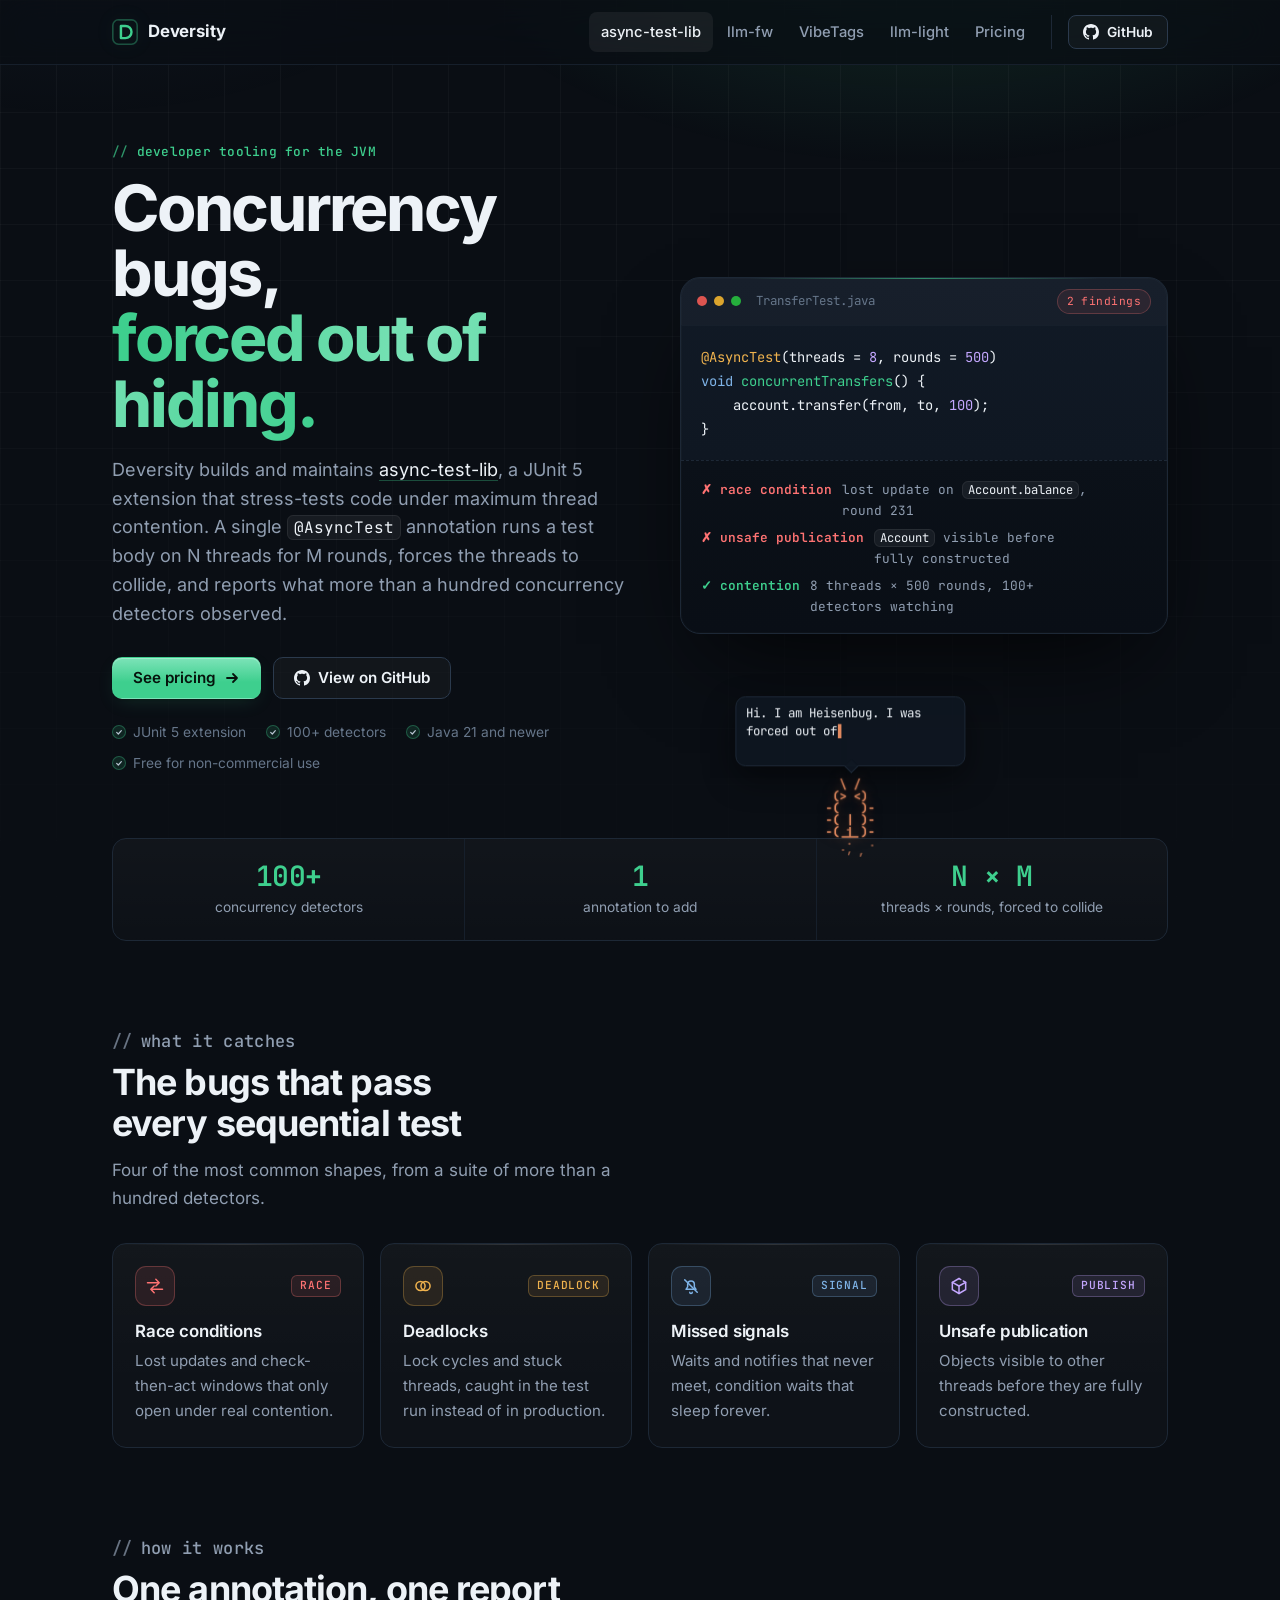
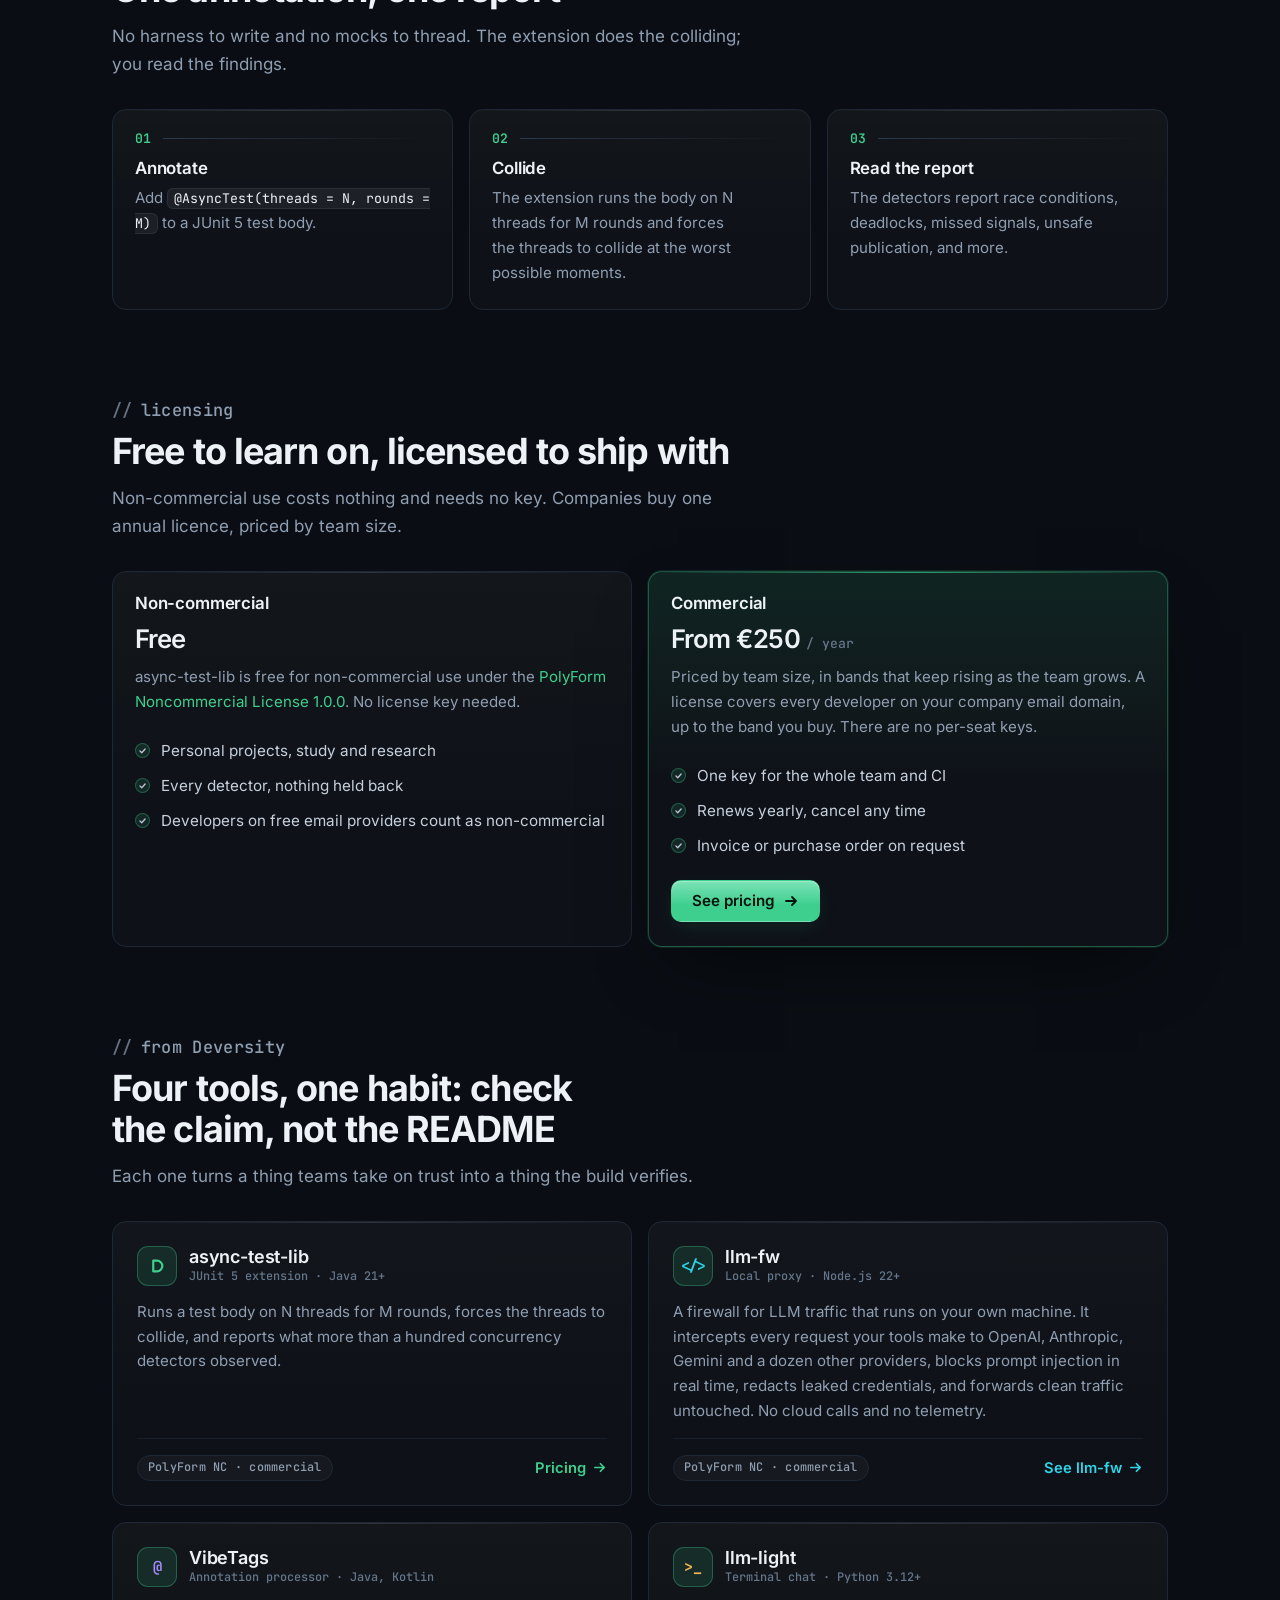
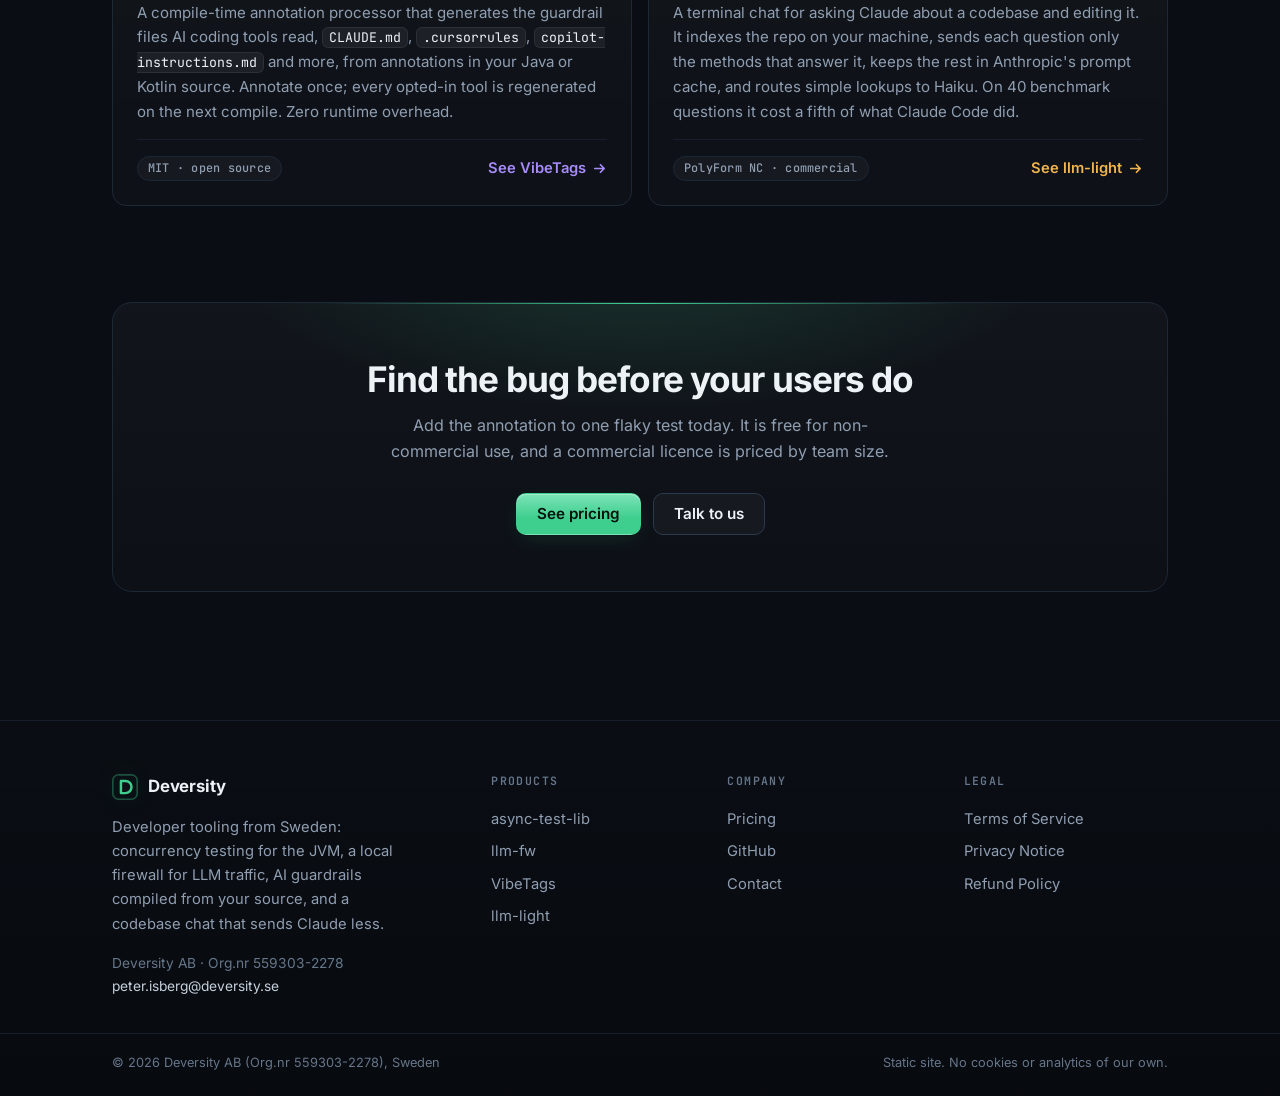
<file: index.html>
<!DOCTYPE html>
<html lang="en">
<head>
<meta charset="utf-8">
<meta name="viewport" content="width=device-width, initial-scale=1">
<meta name="description" content="Deversity builds async-test-lib, a JUnit 5 extension that stress-tests JVM code under maximum thread contention and reports race conditions, deadlocks, missed signals, and more.">
<meta name="theme-color" content="#0a0e14">
<link rel="canonical" href="https://deversity.se/">
<meta property="og:type" content="website">
<meta property="og:url" content="https://deversity.se/">
<meta property="og:title" content="Deversity - Concurrency testing for the JVM">
<meta property="og:description" content="async-test-lib is a JUnit 5 extension that stress-tests JVM code under maximum thread contention and reports race conditions, deadlocks, missed signals, and more.">
<meta name="twitter:card" content="summary_large_image">
<meta name="google-site-verification" content="hD2IClYOIIsjtofazNrwAzGlX_kcUXuz83OP7DqDR5Y" />
<meta property="og:site_name" content="Deversity">
<meta property="og:image" content="https://deversity.se/assets/og/og-deversity.png">
<meta property="og:image:width" content="1200">
<meta property="og:image:height" content="630">
<meta property="og:image:alt" content="Deversity: concurrency bugs, forced out of hiding">
<meta name="twitter:image" content="https://deversity.se/assets/og/og-deversity.png">
<title>Deversity - Concurrency testing for the JVM</title>
<link rel="icon" type="image/svg+xml" href="data:image/svg+xml,%3Csvg xmlns='http://www.w3.org/2000/svg' viewBox='0 0 64 64'%3E%3Crect width='64' height='64' rx='14' fill='%230a0e14'/%3E%3Cpath d='M22 17h11a15 15 0 0 1 0 30H22z' fill='none' stroke='%233ecf8e' stroke-width='6' stroke-linejoin='round'/%3E%3C/svg%3E">
<link rel="preload" href="/assets/fonts/Inter-latin.woff2" as="font" type="font/woff2" crossorigin>
<link rel="preload" href="/assets/fonts/JetBrainsMono-latin.woff2" as="font" type="font/woff2" crossorigin>
<link rel="stylesheet" href="/assets/site.css">
<link rel="stylesheet" href="/assets/mascot.css">
<script>document.documentElement.classList.add('js');</script>
</head>
<body>
<a class="skip-link" href="#main">Skip to content</a>
<header class="site-head">
  <nav class="nav wrap" aria-label="Main">
    <a class="brand" href="/" aria-current="page">
      <svg class="mark" viewBox="0 0 64 64" aria-hidden="true"><rect x="2" y="2" width="60" height="60" rx="14" fill="none" stroke="currentColor" opacity="0.35" stroke-width="4"/><path d="M22 17h11a15 15 0 0 1 0 30H22z" fill="none" stroke="currentColor" stroke-width="6" stroke-linejoin="round"/></svg>
      Deversity
    </a>
    <button class="nav-toggle" type="button" aria-expanded="false" aria-controls="nav-menu" aria-label="Menu">
      <svg class="bars" width="20" height="20" viewBox="0 0 20 20" fill="none" stroke="currentColor" stroke-width="1.8" stroke-linecap="round" aria-hidden="true"><path d="M3 6h14M3 10h14M3 14h14"/></svg>
      <svg class="x" width="20" height="20" viewBox="0 0 20 20" fill="none" stroke="currentColor" stroke-width="1.8" stroke-linecap="round" aria-hidden="true"><path d="M5 5l10 10M15 5L5 15"/></svg>
    </button>
    <div class="nav-menu" id="nav-menu">
      <div class="nav-links">
        <a href="/" aria-current="page">async-test-lib</a>
        <a href="/llmfw/">llm-fw</a>
        <a href="/vibetags/">VibeTags</a>
        <a href="/llm-light/">llm-light</a>
        <a href="/pricing.html">Pricing</a>
      </div>
      <div class="nav-actions">
        <a class="btn btn-ghost btn-sm" href="https://github.com/PIsberg">
          <svg viewBox="0 0 16 16" fill="currentColor" aria-hidden="true"><path d="M8 0C3.58 0 0 3.58 0 8c0 3.54 2.29 6.53 5.47 7.59.4.07.55-.17.55-.38 0-.19-.01-.82-.01-1.49-2.01.37-2.53-.49-2.69-.94-.09-.23-.48-.94-.82-1.13-.28-.15-.68-.52-.01-.53.63-.01 1.08.58 1.23.82.72 1.21 1.87.87 2.33.66.07-.52.28-.87.51-1.07-1.78-.2-3.64-.89-3.64-3.95 0-.87.31-1.59.82-2.15-.08-.2-.36-1.02.08-2.12 0 0 .67-.21 2.2.82.64-.18 1.32-.27 2-.27.68 0 1.36.09 2 .27 1.53-1.04 2.2-.82 2.2-.82.44 1.1.16 1.92.08 2.12.51.56.82 1.27.82 2.15 0 3.07-1.87 3.75-3.65 3.95.29.25.54.73.54 1.48 0 1.07-.01 1.93-.01 2.2 0 .21.15.46.55.38A8.01 8.01 0 0 0 16 8c0-4.42-3.58-8-8-8z"/></svg>
          GitHub
        </a>
      </div>
    </div>
  </nav>
</header>

<main class="wrap" id="main">

  <section class="hero">
    <div class="hero-copy">
      <p class="eyebrow">developer tooling for the JVM</p>
      <h1>Concurrency bugs,<br><span class="hl">forced out of hiding.</span></h1>
      <p class="lede">Deversity builds and maintains
      <a href="https://github.com/PIsberg/async-test-lib">async-test-lib</a>, a JUnit&nbsp;5
      extension that stress-tests code under maximum thread contention. A single
      <code>@AsyncTest</code> annotation runs a test body on N threads for M rounds, forces
      the threads to collide, and reports what more than a hundred concurrency detectors
      observed.</p>
      <div class="actions">
        <a class="btn btn-primary" href="/pricing.html">See pricing
          <svg viewBox="0 0 16 16" fill="none" stroke="currentColor" stroke-width="1.8" stroke-linecap="round" stroke-linejoin="round" aria-hidden="true"><path d="M3 8h10M9 4l4 4-4 4"/></svg>
        </a>
        <a class="btn btn-ghost" href="https://github.com/PIsberg/async-test-lib">
          <svg viewBox="0 0 16 16" fill="currentColor" aria-hidden="true"><path d="M8 0C3.58 0 0 3.58 0 8c0 3.54 2.29 6.53 5.47 7.59.4.07.55-.17.55-.38 0-.19-.01-.82-.01-1.49-2.01.37-2.53-.49-2.69-.94-.09-.23-.48-.94-.82-1.13-.28-.15-.68-.52-.01-.53.63-.01 1.08.58 1.23.82.72 1.21 1.87.87 2.33.66.07-.52.28-.87.51-1.07-1.78-.2-3.64-.89-3.64-3.95 0-.87.31-1.59.82-2.15-.08-.2-.36-1.02.08-2.12 0 0 .67-.21 2.2.82.64-.18 1.32-.27 2-.27.68 0 1.36.09 2 .27 1.53-1.04 2.2-.82 2.2-.82.44 1.1.16 1.92.08 2.12.51.56.82 1.27.82 2.15 0 3.07-1.87 3.75-3.65 3.95.29.25.54.73.54 1.48 0 1.07-.01 1.93-.01 2.2 0 .21.15.46.55.38A8.01 8.01 0 0 0 16 8c0-4.42-3.58-8-8-8z"/></svg>
          View on GitHub
        </a>
      </div>
      <ul class="ticks" aria-label="At a glance">
        <li>JUnit 5 extension</li>
        <li>100+ detectors</li>
        <li>Java 21 and newer</li>
        <li>Free for non-commercial use</li>
      </ul>
    </div>
    <figure class="term" role="img" aria-label="Example: an AsyncTest run reporting a race condition">
      <figcaption class="term-bar">
        <span class="dot"></span><span class="dot"></span><span class="dot"></span>
        <span class="term-title">TransferTest.java</span>
        <span class="term-status">2 findings</span>
      </figcaption>
      <pre class="term-code"><code><span class="ann">@AsyncTest</span>(threads = <span class="num">8</span>, rounds = <span class="num">500</span>)
<span class="kw">void</span> <span class="fn">concurrentTransfers</span>() {
    account.transfer(from, to, <span class="num">100</span>);
}</code></pre>
      <div class="term-report">
        <p class="rep-line fail"><span>&#x2717; race condition</span><span>lost update on <code>Account.balance</code>, round 231</span></p>
        <p class="rep-line fail"><span>&#x2717; unsafe publication</span><span><code>Account</code> visible before fully constructed</span></p>
        <p class="rep-line ok"><span>&#x2713; contention</span><span>8 threads &times; 500 rounds, 100+ detectors watching</span></p>
      </div>
    </figure>
  </section>

  <section class="stats" aria-label="Key facts">
    <div><strong>100+</strong><span>concurrency detectors</span></div>
    <div><strong>1</strong><span>annotation to add</span></div>
    <div><strong>N &times; M</strong><span>threads &times; rounds, forced to collide</span></div>
  </section>

  <section class="section" id="catches">
    <div class="section-head">
      <p class="eyebrow">what it catches</p>
      <h2>The bugs that pass every sequential test</h2>
      <p>Four of the most common shapes, from a suite of more than a hundred detectors.</p>
    </div>
    <div class="grid">
      <div class="card cat-race">
        <div class="card-top">
          <span class="ico" aria-hidden="true"><svg viewBox="0 0 24 24" fill="none" stroke="currentColor" stroke-width="1.8" stroke-linecap="round" stroke-linejoin="round"><path d="M3 8h13"/><path d="M13 4l4 4-4 4"/><path d="M21 16H8"/><path d="M11 12l-4 4 4 4"/></svg></span>
          <span class="tag">RACE</span>
        </div>
        <h3>Race conditions</h3>
        <p>Lost updates and check-then-act windows that only open under real contention.</p>
      </div>
      <div class="card cat-lock">
        <div class="card-top">
          <span class="ico" aria-hidden="true"><svg viewBox="0 0 24 24" fill="none" stroke="currentColor" stroke-width="1.8" stroke-linecap="round" stroke-linejoin="round"><circle cx="9" cy="12" r="5.5"/><circle cx="15" cy="12" r="5.5"/></svg></span>
          <span class="tag">DEADLOCK</span>
        </div>
        <h3>Deadlocks</h3>
        <p>Lock cycles and stuck threads, caught in the test run instead of in production.</p>
      </div>
      <div class="card cat-signal">
        <div class="card-top">
          <span class="ico" aria-hidden="true"><svg viewBox="0 0 24 24" fill="none" stroke="currentColor" stroke-width="1.8" stroke-linecap="round" stroke-linejoin="round"><path d="M8 10a4 4 0 0 1 8 0v3l2 3H6l2-3z"/><path d="M10.5 19.5a1.5 1.5 0 0 0 3 0"/><path d="M4.5 4.5l15 15"/></svg></span>
          <span class="tag">SIGNAL</span>
        </div>
        <h3>Missed signals</h3>
        <p>Waits and notifies that never meet, condition waits that sleep forever.</p>
      </div>
      <div class="card cat-pub">
        <div class="card-top">
          <span class="ico" aria-hidden="true"><svg viewBox="0 0 24 24" fill="none" stroke="currentColor" stroke-width="1.8" stroke-linecap="round" stroke-linejoin="round"><path d="M20 7.6v8.8L12 21l-8-4.6V7.6L12 3"/><path d="M12 3l8 4.6" stroke-dasharray="2.5 3.5"/><path d="M4 7.6l8 4.4 8-4.4"/><path d="M12 12v9"/></svg></span>
          <span class="tag">PUBLISH</span>
        </div>
        <h3>Unsafe publication</h3>
        <p>Objects visible to other threads before they are fully constructed.</p>
      </div>
    </div>
  </section>

  <section class="section" id="how">
    <div class="section-head">
      <p class="eyebrow">how it works</p>
      <h2>One annotation, one report</h2>
      <p>No harness to write and no mocks to thread. The extension does the colliding; you read the findings.</p>
    </div>
    <div class="grid three steps">
      <div class="card">
        <span class="num">01</span>
        <h3>Annotate</h3>
        <p>Add <code>@AsyncTest(threads = N, rounds = M)</code> to a JUnit&nbsp;5 test body.</p>
      </div>
      <div class="card">
        <span class="num">02</span>
        <h3>Collide</h3>
        <p>The extension runs the body on N threads for M rounds and forces the threads to collide at the worst possible moments.</p>
      </div>
      <div class="card">
        <span class="num">03</span>
        <h3>Read the report</h3>
        <p>The detectors report race conditions, deadlocks, missed signals, unsafe publication, and more.</p>
      </div>
    </div>
  </section>

  <section class="section" id="licensing">
    <div class="section-head">
      <p class="eyebrow">licensing</p>
      <h2>Free to learn on, licensed to ship with</h2>
      <p>Non-commercial use costs nothing and needs no key. Companies buy one annual licence, priced by team size.</p>
    </div>
    <div class="grid two">
      <div class="card plan">
        <h3>Non-commercial</h3>
        <p class="price-line">Free</p>
        <p>async-test-lib is free for non-commercial use under the
        <a href="https://polyformproject.org/licenses/noncommercial/1.0.0/">PolyForm
        Noncommercial License 1.0.0</a>. No license key needed.</p>
        <ul class="checks">
          <li>Personal projects, study and research</li>
          <li>Every detector, nothing held back</li>
          <li>Developers on free email providers count as non-commercial</li>
        </ul>
      </div>
      <div class="card plan hot">
        <h3>Commercial</h3>
        <p class="price-line">From <span data-eur="250">&euro;250</span><small>/ year</small></p>
        <p>Priced by team size, in bands that keep rising as the team grows. A license covers every developer on your company email domain, up to the band you buy. There are no per-seat keys.</p>
        <ul class="checks">
          <li>One key for the whole team and CI</li>
          <li>Renews yearly, cancel any time</li>
          <li>Invoice or purchase order on request</li>
        </ul>
        <a class="btn btn-primary" href="/pricing.html">See pricing
          <svg viewBox="0 0 16 16" fill="none" stroke="currentColor" stroke-width="1.8" stroke-linecap="round" stroke-linejoin="round" aria-hidden="true"><path d="M3 8h10M9 4l4 4-4 4"/></svg>
        </a>
      </div>
    </div>
  </section>

  <section class="section" id="products">
    <div class="section-head">
      <p class="eyebrow">from Deversity</p>
      <h2>Four tools, one habit: check the claim, not the README</h2>
      <p>Each one turns a thing teams take on trust into a thing the build verifies.</p>
    </div>
    <div class="grid products">
      <div class="card product p-atl">
        <div class="p-head">
          <span class="p-mark" aria-hidden="true"><svg viewBox="0 0 64 64" fill="none" stroke="currentColor" stroke-width="7" stroke-linejoin="round"><path d="M20 15h12a17 17 0 0 1 0 34H20z"/></svg></span>
          <div><h3>async-test-lib</h3><span class="p-kind">JUnit 5 extension &middot; Java 21+</span></div>
        </div>
        <p>Runs a test body on N threads for M rounds, forces the threads to collide, and reports what more than a hundred concurrency detectors observed.</p>
        <div class="p-foot">
          <span class="badge">PolyForm NC &middot; commercial</span>
          <a class="p-link" href="/pricing.html">Pricing
            <svg viewBox="0 0 16 16" fill="none" stroke="currentColor" stroke-width="1.8" stroke-linecap="round" stroke-linejoin="round" aria-hidden="true"><path d="M3 8h10M9 4l4 4-4 4"/></svg>
          </a>
        </div>
      </div>
      <div class="card product p-llmfw">
        <div class="p-head">
          <span class="p-mark" aria-hidden="true">&lt;/&gt;</span>
          <div><h3>llm-fw</h3><span class="p-kind">Local proxy &middot; Node.js 22+</span></div>
        </div>
        <p>A firewall for LLM traffic that runs on your own machine. It intercepts every request your tools make to OpenAI, Anthropic, Gemini and a dozen other providers, blocks prompt injection in real time, redacts leaked credentials, and forwards clean traffic untouched. No cloud calls and no telemetry.</p>
        <div class="p-foot">
          <span class="badge">PolyForm NC &middot; commercial</span>
          <a class="p-link" href="/llmfw/">See llm-fw
            <svg viewBox="0 0 16 16" fill="none" stroke="currentColor" stroke-width="1.8" stroke-linecap="round" stroke-linejoin="round" aria-hidden="true"><path d="M3 8h10M9 4l4 4-4 4"/></svg>
          </a>
        </div>
      </div>
      <div class="card product p-vibetags">
        <div class="p-head">
          <span class="p-mark" aria-hidden="true">@</span>
          <div><h3>VibeTags</h3><span class="p-kind">Annotation processor &middot; Java, Kotlin</span></div>
        </div>
        <p>A compile-time annotation processor that generates the guardrail files AI coding tools read, <code>CLAUDE.md</code>, <code>.cursorrules</code>, <code>copilot-instructions.md</code> and more, from annotations in your Java or Kotlin source. Annotate once; every opted-in tool is regenerated on the next compile. Zero runtime overhead.</p>
        <div class="p-foot">
          <span class="badge">MIT &middot; open source</span>
          <a class="p-link" href="/vibetags/">See VibeTags
            <svg viewBox="0 0 16 16" fill="none" stroke="currentColor" stroke-width="1.8" stroke-linecap="round" stroke-linejoin="round" aria-hidden="true"><path d="M3 8h10M9 4l4 4-4 4"/></svg>
          </a>
        </div>
      </div>
      <div class="card product p-llm-light">
        <div class="p-head">
          <span class="p-mark" aria-hidden="true">&gt;_</span>
          <div><h3>llm-light</h3><span class="p-kind">Terminal chat &middot; Python 3.12+</span></div>
        </div>
        <p>A terminal chat for asking Claude about a codebase and editing it. It indexes the repo on your machine, sends each question only the methods that answer it, keeps the rest in Anthropic's prompt cache, and routes simple lookups to Haiku. On 40 benchmark questions it cost a fifth of what Claude Code did.</p>
        <div class="p-foot">
          <span class="badge">PolyForm NC &middot; commercial</span>
          <a class="p-link" href="/llm-light/">See llm-light
            <svg viewBox="0 0 16 16" fill="none" stroke="currentColor" stroke-width="1.8" stroke-linecap="round" stroke-linejoin="round" aria-hidden="true"><path d="M3 8h10M9 4l4 4-4 4"/></svg>
          </a>
        </div>
      </div>
    </div>
  </section>

  <section class="cta-band" aria-labelledby="cta-title">
    <h2 id="cta-title">Find the bug before your users do</h2>
    <p>Add the annotation to one flaky test today. It is free for non-commercial use, and a commercial licence is priced by team size.</p>
    <div class="actions">
      <a class="btn btn-primary" href="/pricing.html">See pricing</a>
      <a class="btn btn-ghost" href="mailto:peter.isberg@deversity.se">Talk to us</a>
    </div>
  </section>

</main>

<footer class="site-foot">
  <div class="wrap foot-grid">
    <div class="foot-brand">
      <a class="brand" href="/">
        <svg class="mark" viewBox="0 0 64 64" aria-hidden="true"><rect x="2" y="2" width="60" height="60" rx="14" fill="none" stroke="currentColor" opacity="0.35" stroke-width="4"/><path d="M22 17h11a15 15 0 0 1 0 30H22z" fill="none" stroke="currentColor" stroke-width="6" stroke-linejoin="round"/></svg>
        Deversity
      </a>
      <p>Developer tooling from Sweden: concurrency testing for the JVM, a local firewall for LLM traffic, AI guardrails compiled from your source, and a codebase chat that sends Claude less.</p>
      <p class="foot-contact">Deversity AB &middot; Org.nr 559303-2278<br><a href="mailto:peter.isberg@deversity.se">peter.isberg@deversity.se</a></p>
    </div>
    <div class="foot-col">
      <h4>Products</h4>
      <a href="/">async-test-lib</a>
      <a href="/llmfw/">llm-fw</a>
      <a href="/vibetags/">VibeTags</a>
      <a href="/llm-light/">llm-light</a>
    </div>
    <div class="foot-col">
      <h4>Company</h4>
      <a href="/pricing.html">Pricing</a>
      <a href="https://github.com/PIsberg">GitHub</a>
      <a href="mailto:peter.isberg@deversity.se">Contact</a>
    </div>
    <div class="foot-col">
      <h4>Legal</h4>
      <a href="/terms.html">Terms of Service</a>
      <a href="/privacy.html">Privacy Notice</a>
      <a href="/refunds.html">Refund Policy</a>
    </div>
  </div>
  <div class="foot-bar">
    <div class="wrap">
      <span>&copy; 2026 Deversity AB (Org.nr 559303-2278), Sweden</span>
      <span>Static site. No cookies or analytics of our own.</span>
    </div>
  </div>
</footer>
<script src="/assets/site.js"></script>
<script src="/assets/mascot.js"></script>
</body>
</html>
</file>
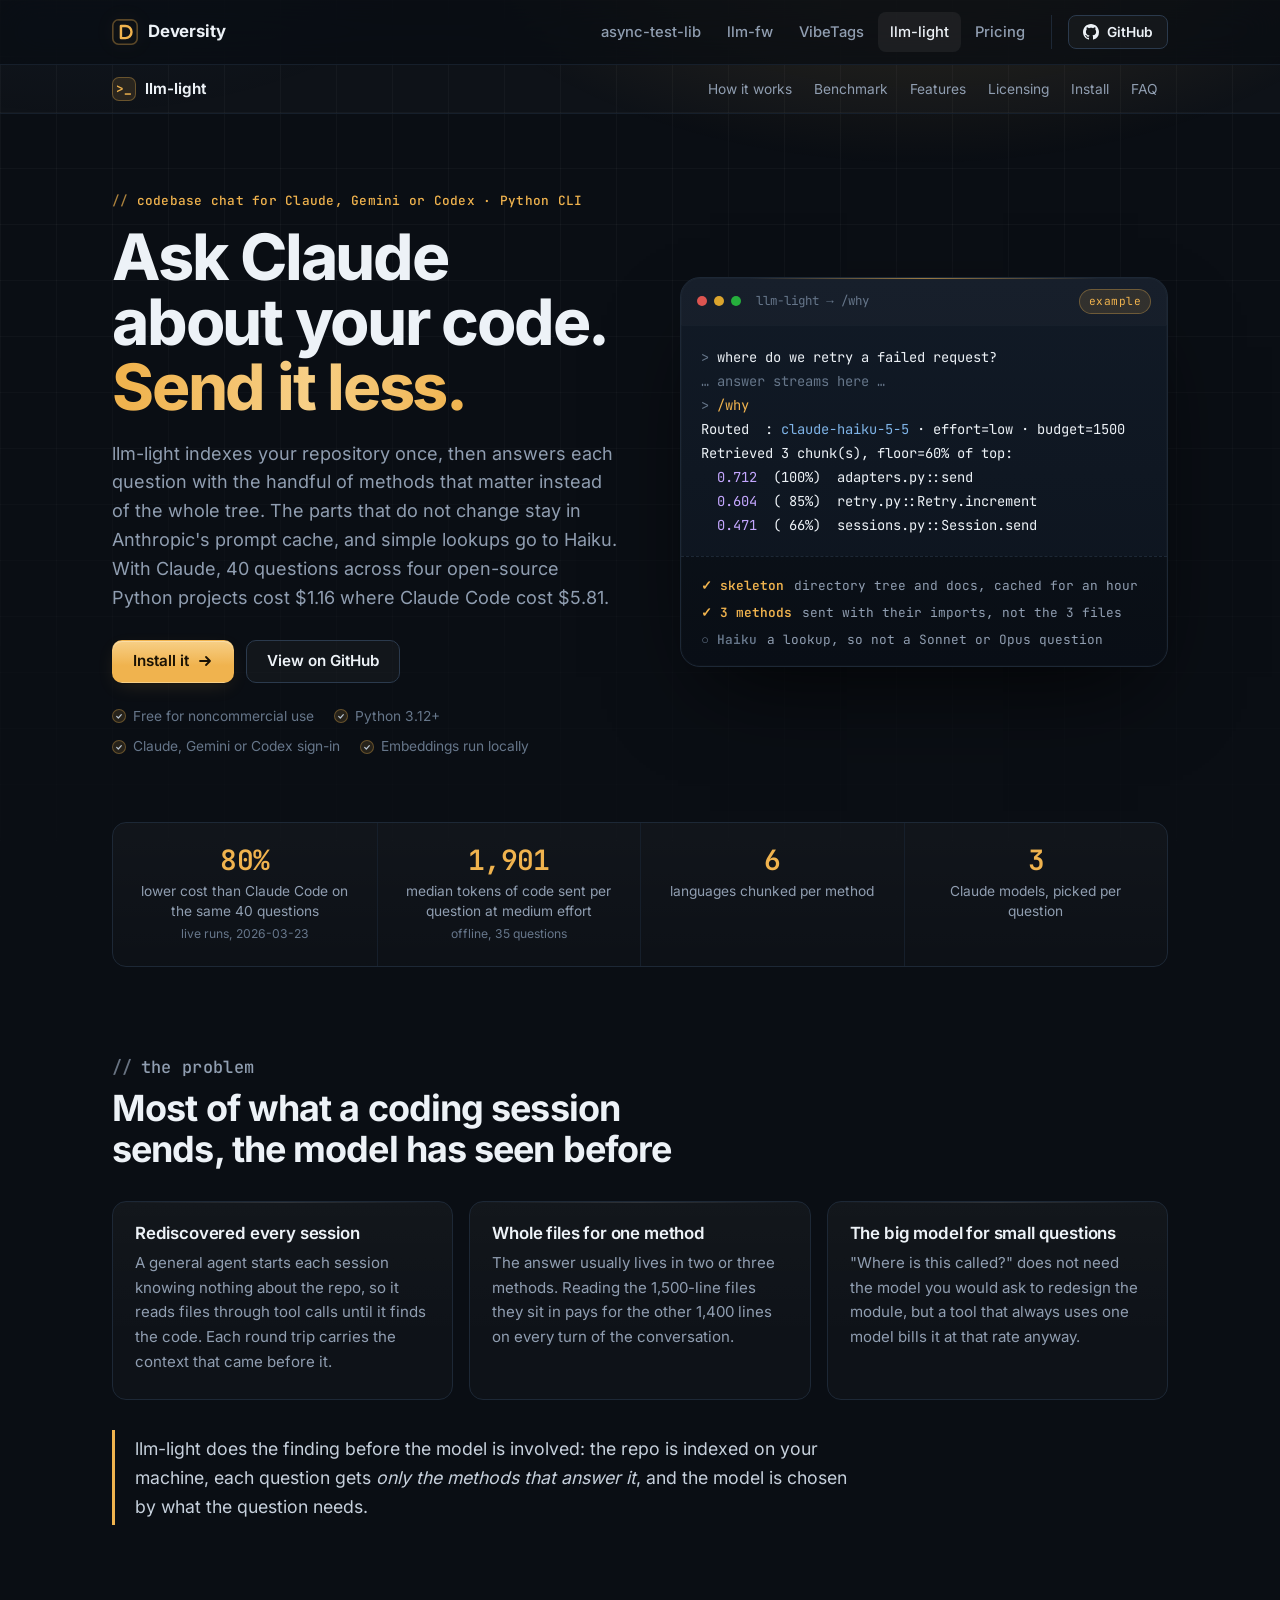
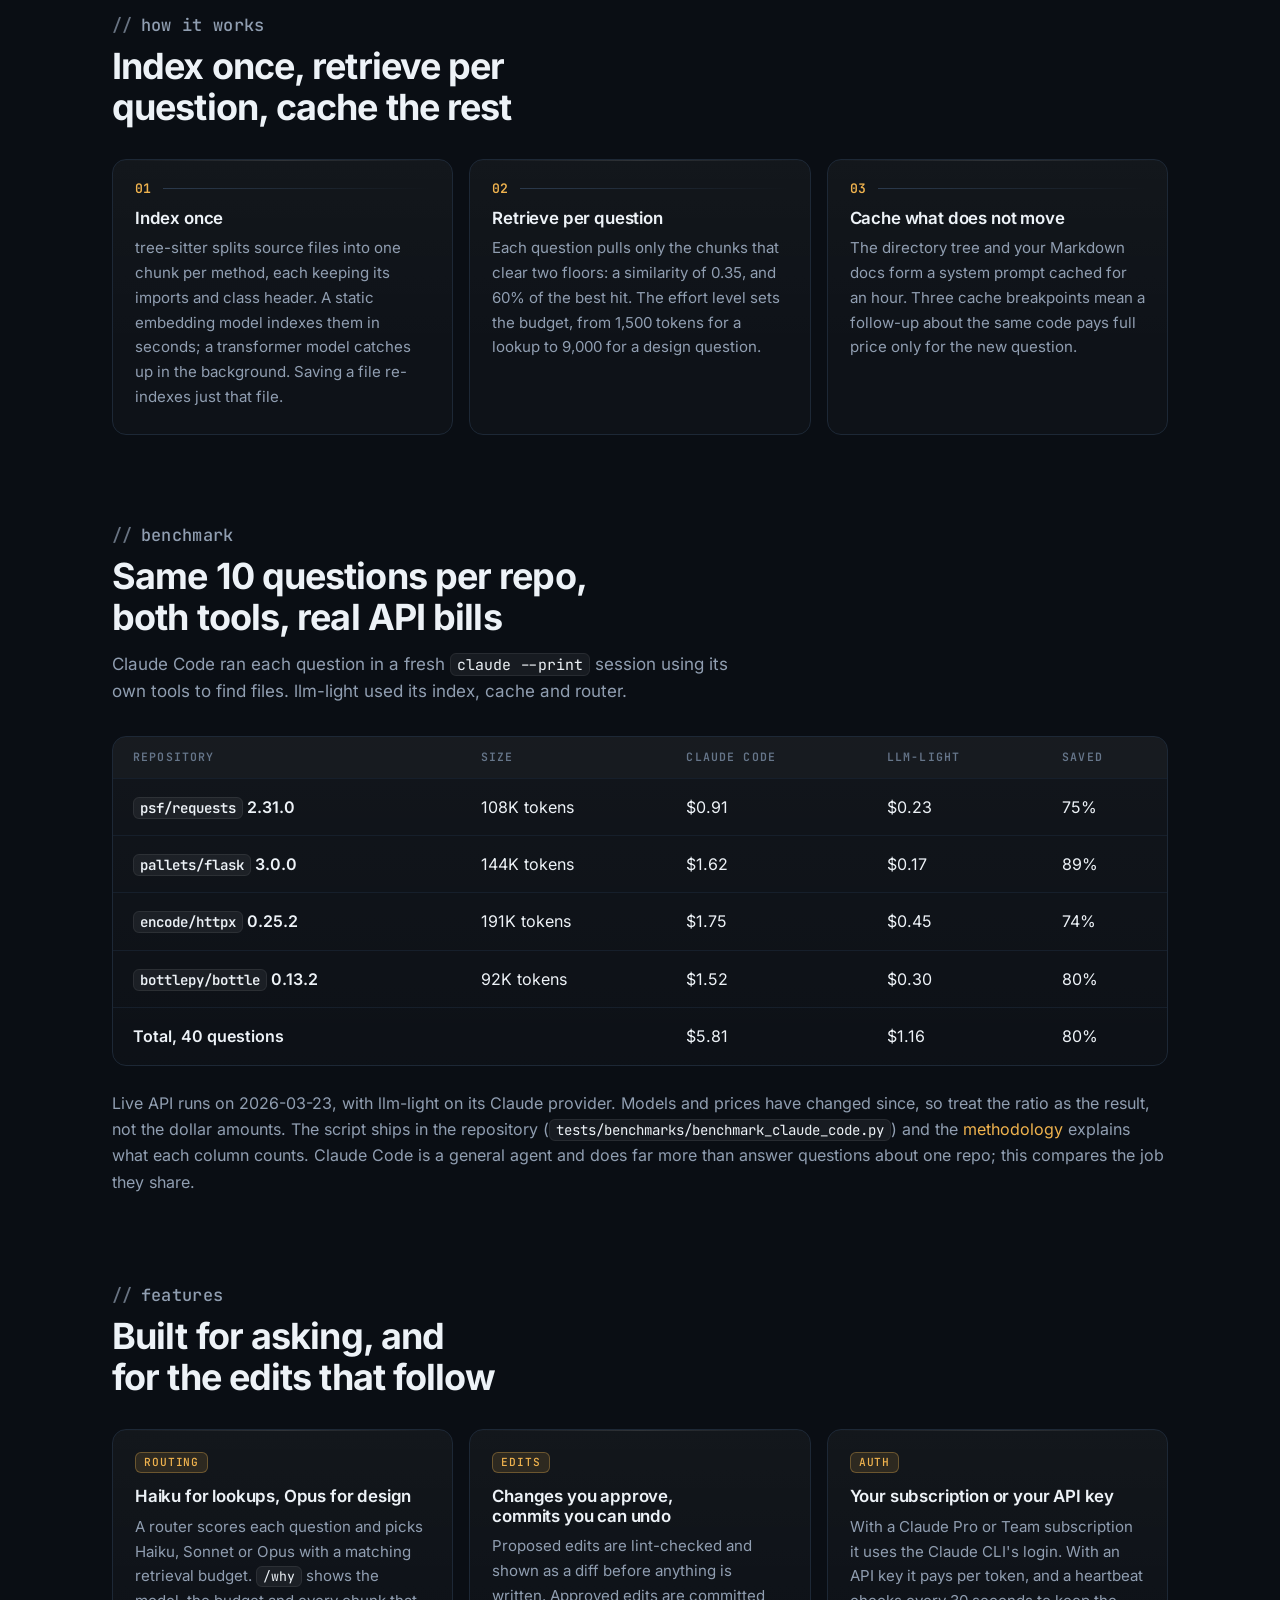
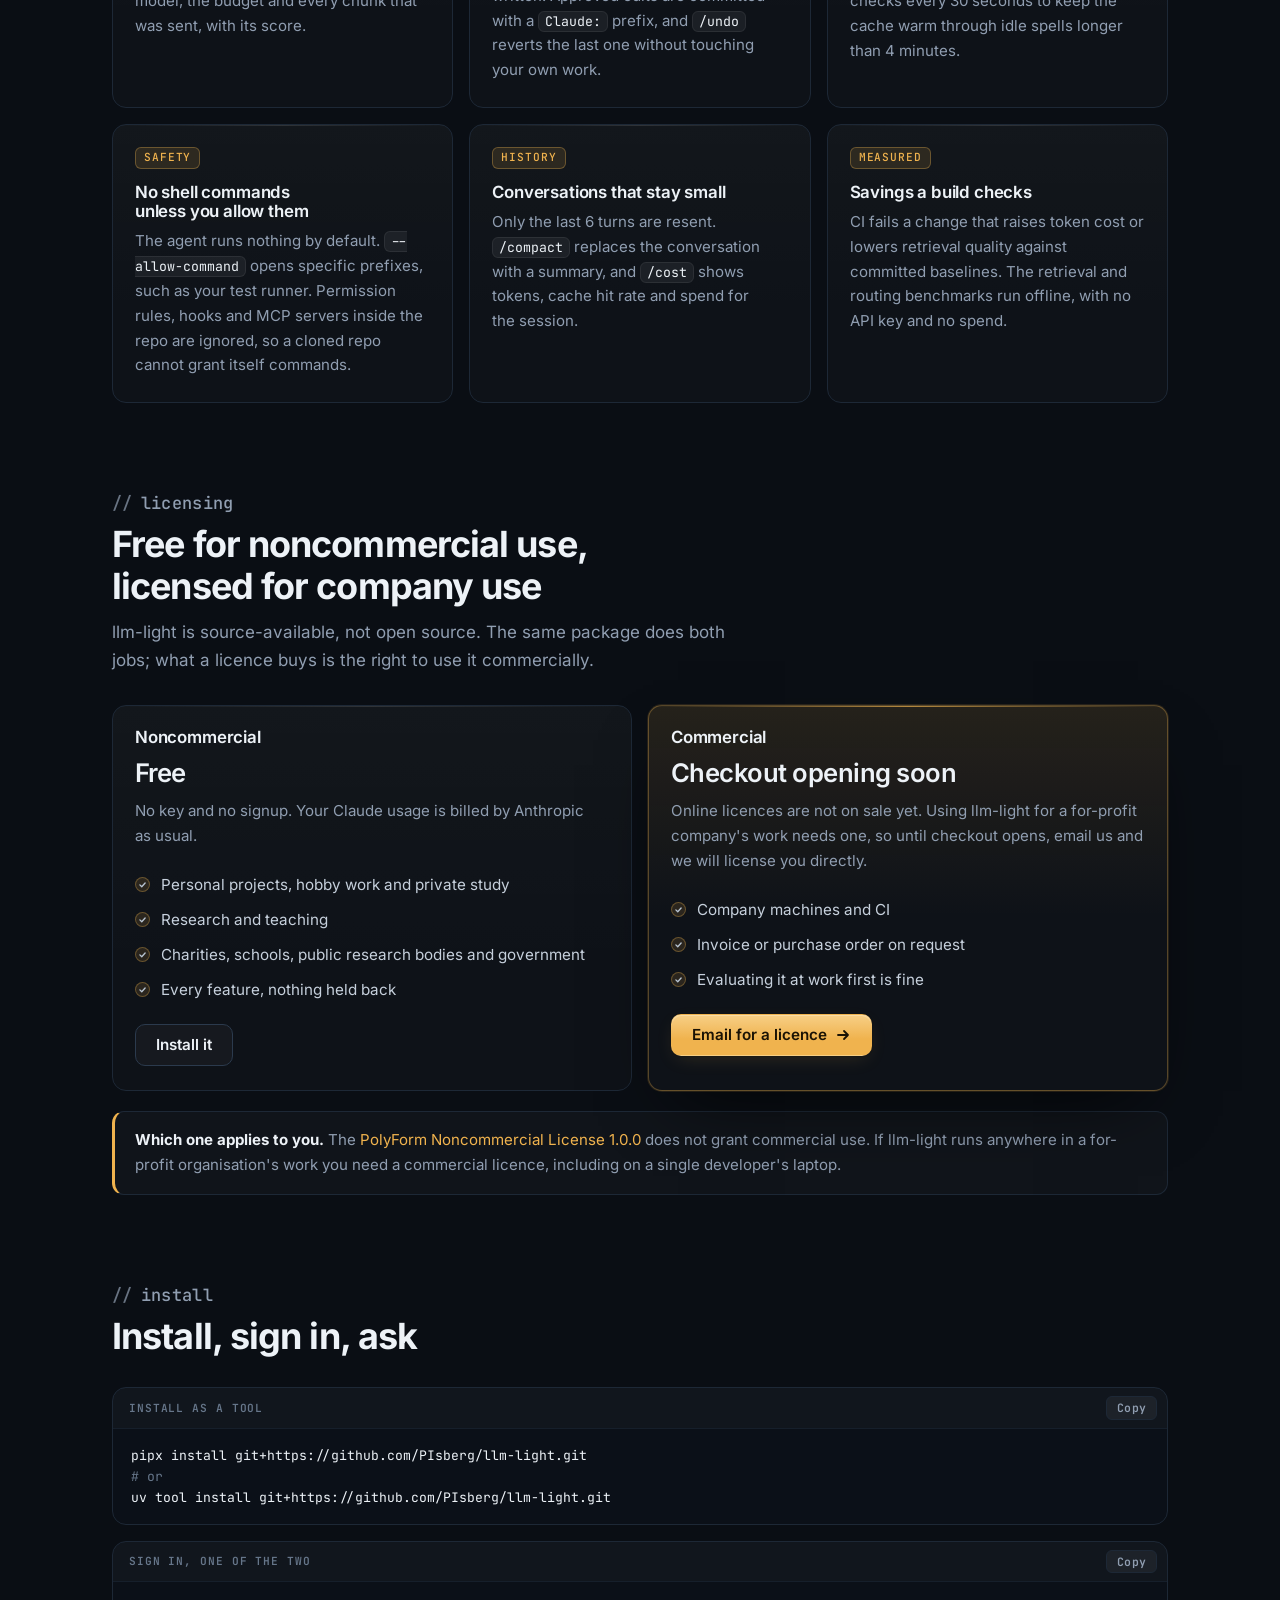
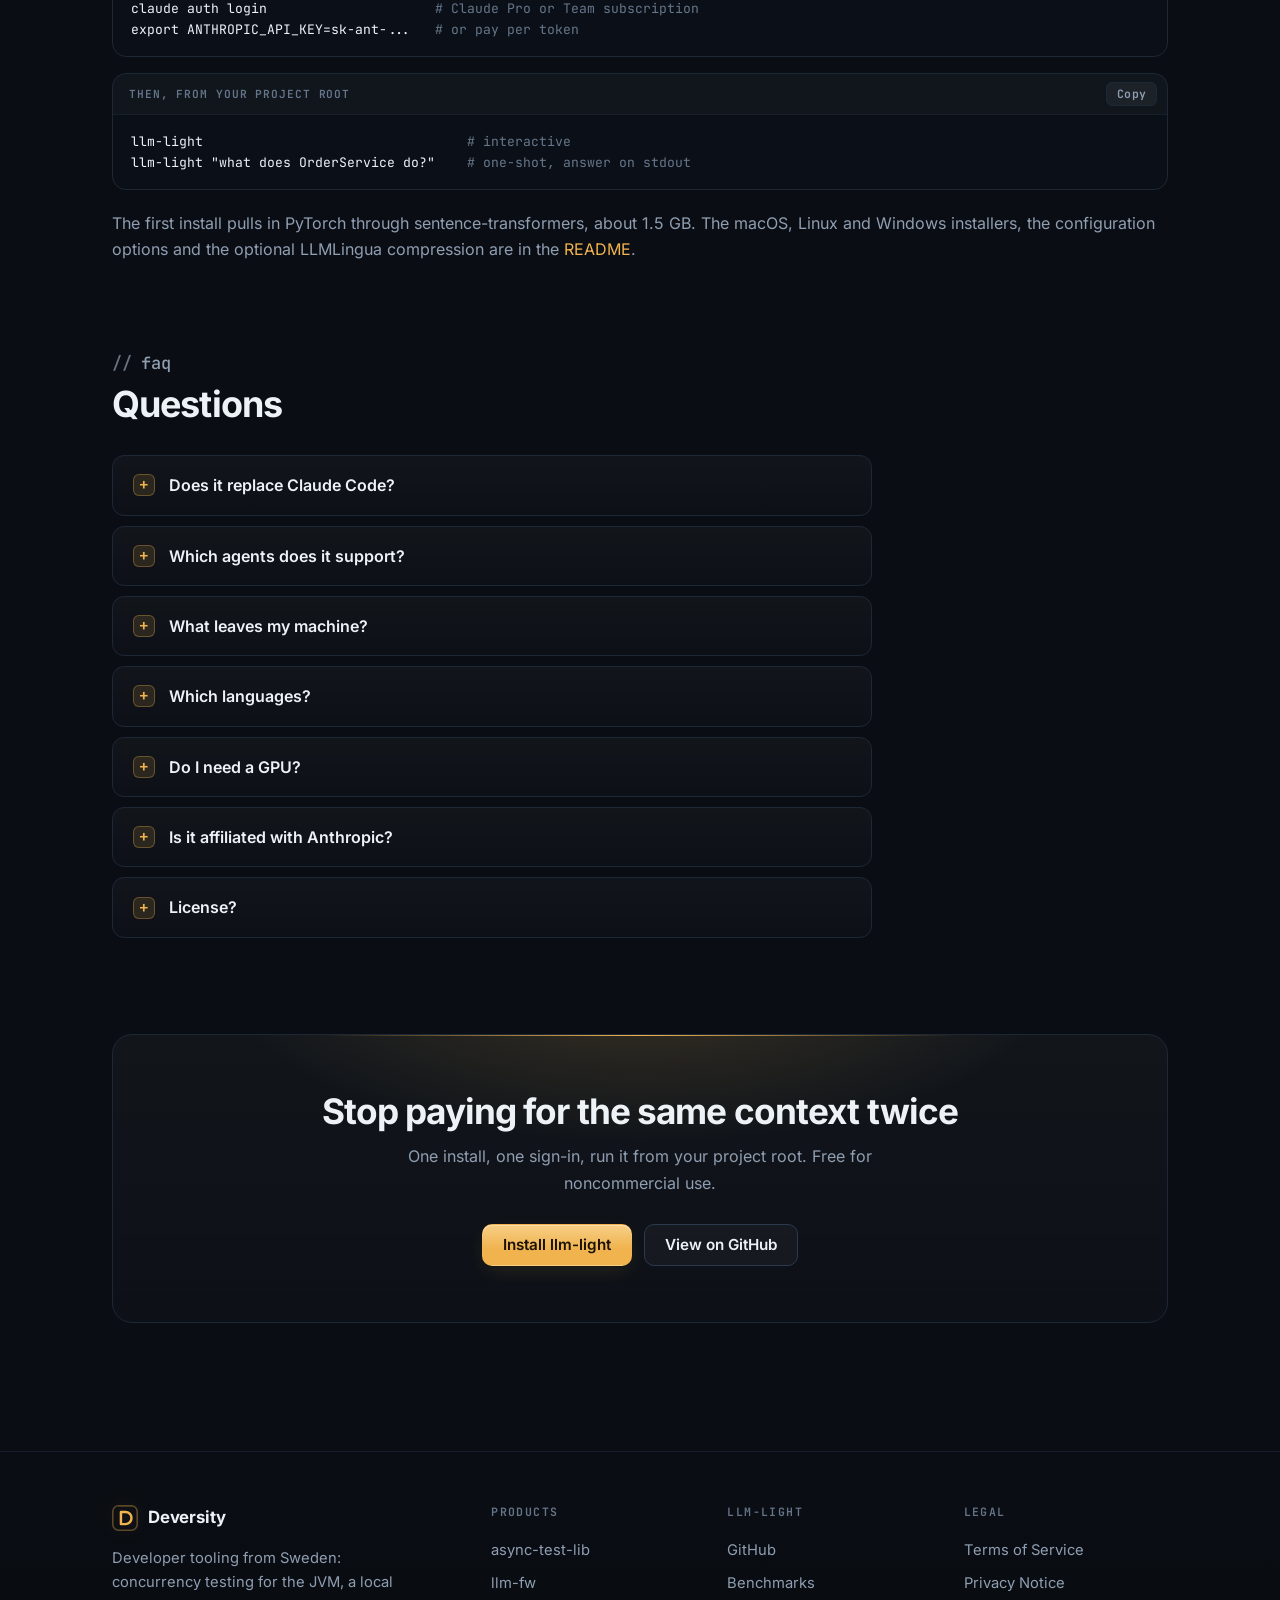
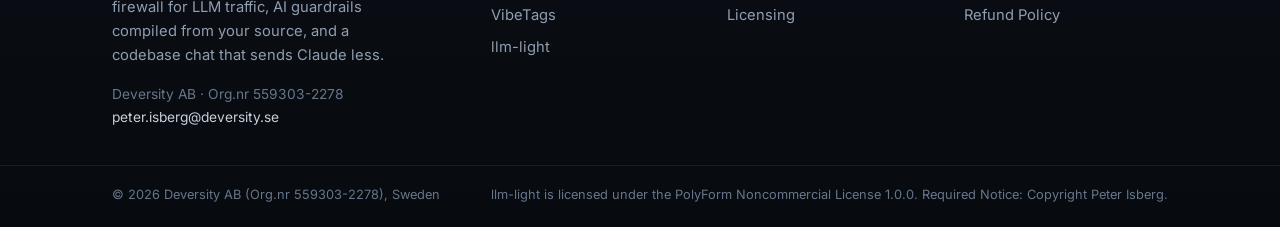
<file: claude-light/index.html>
<!DOCTYPE html>
<html lang="en">
<head>
<meta charset="utf-8">
<meta name="viewport" content="width=device-width, initial-scale=1">
<title>llm-light has moved</title>
<link rel="canonical" href="https://deversity.se/llm-light/">
<meta http-equiv="refresh" content="0; url=/llm-light/">
</head>
<body>
<p>llm-light has moved to <a href="/llm-light/">deversity.se/llm-light/</a>.</p>
<script>location.replace('/llm-light/');</script>
</body>
</html>
</file>
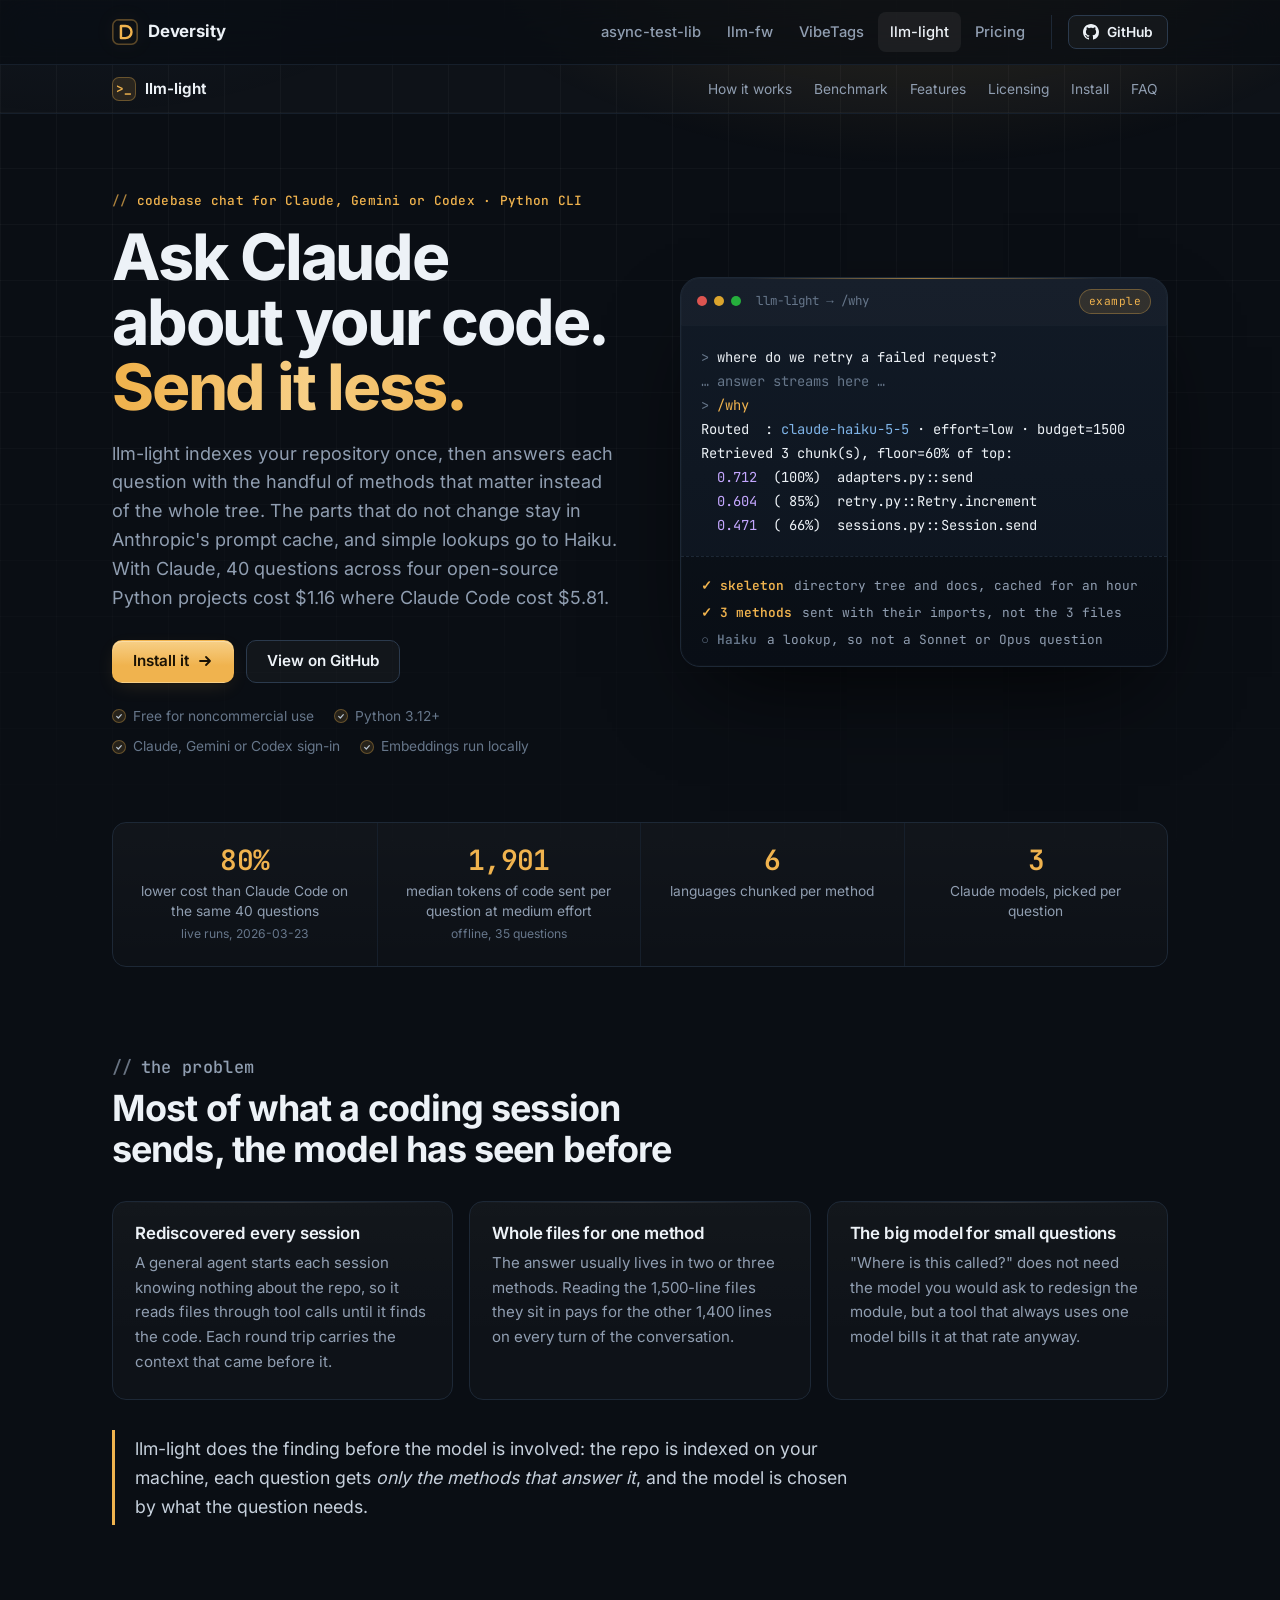
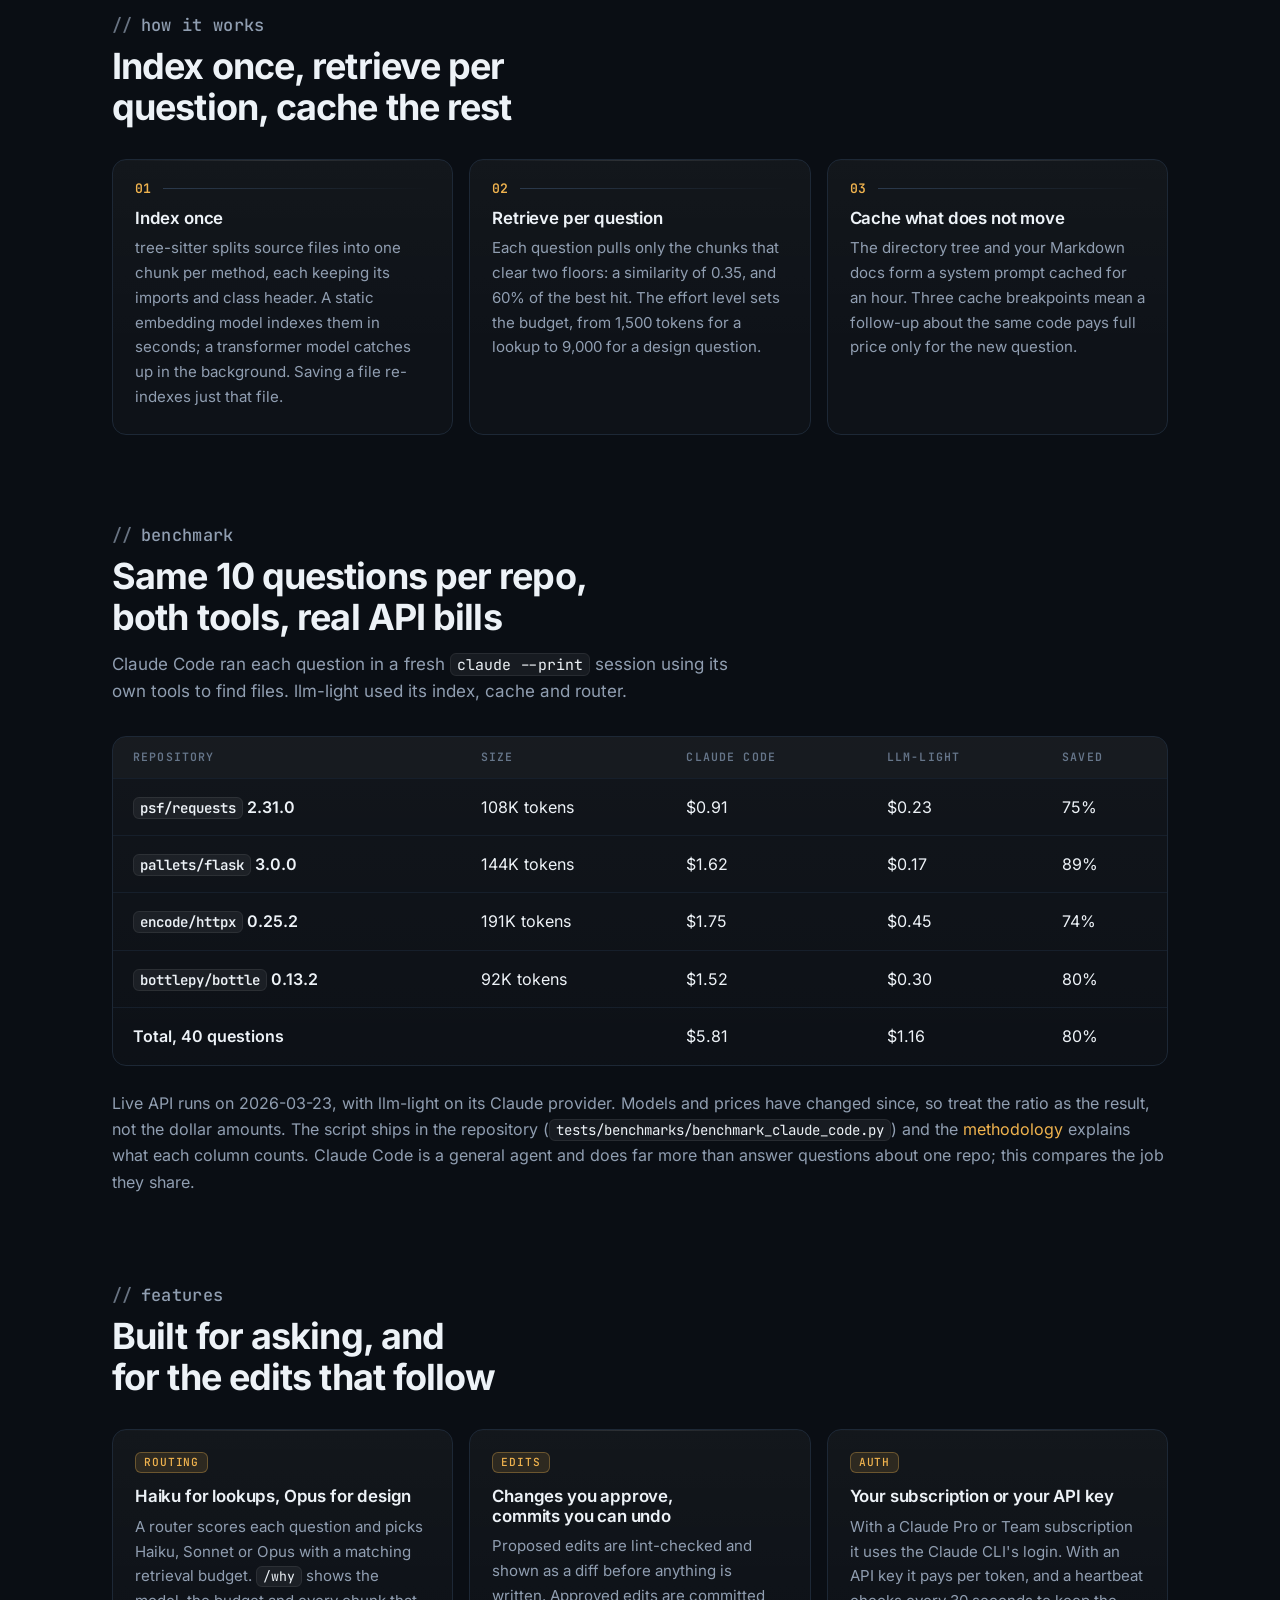
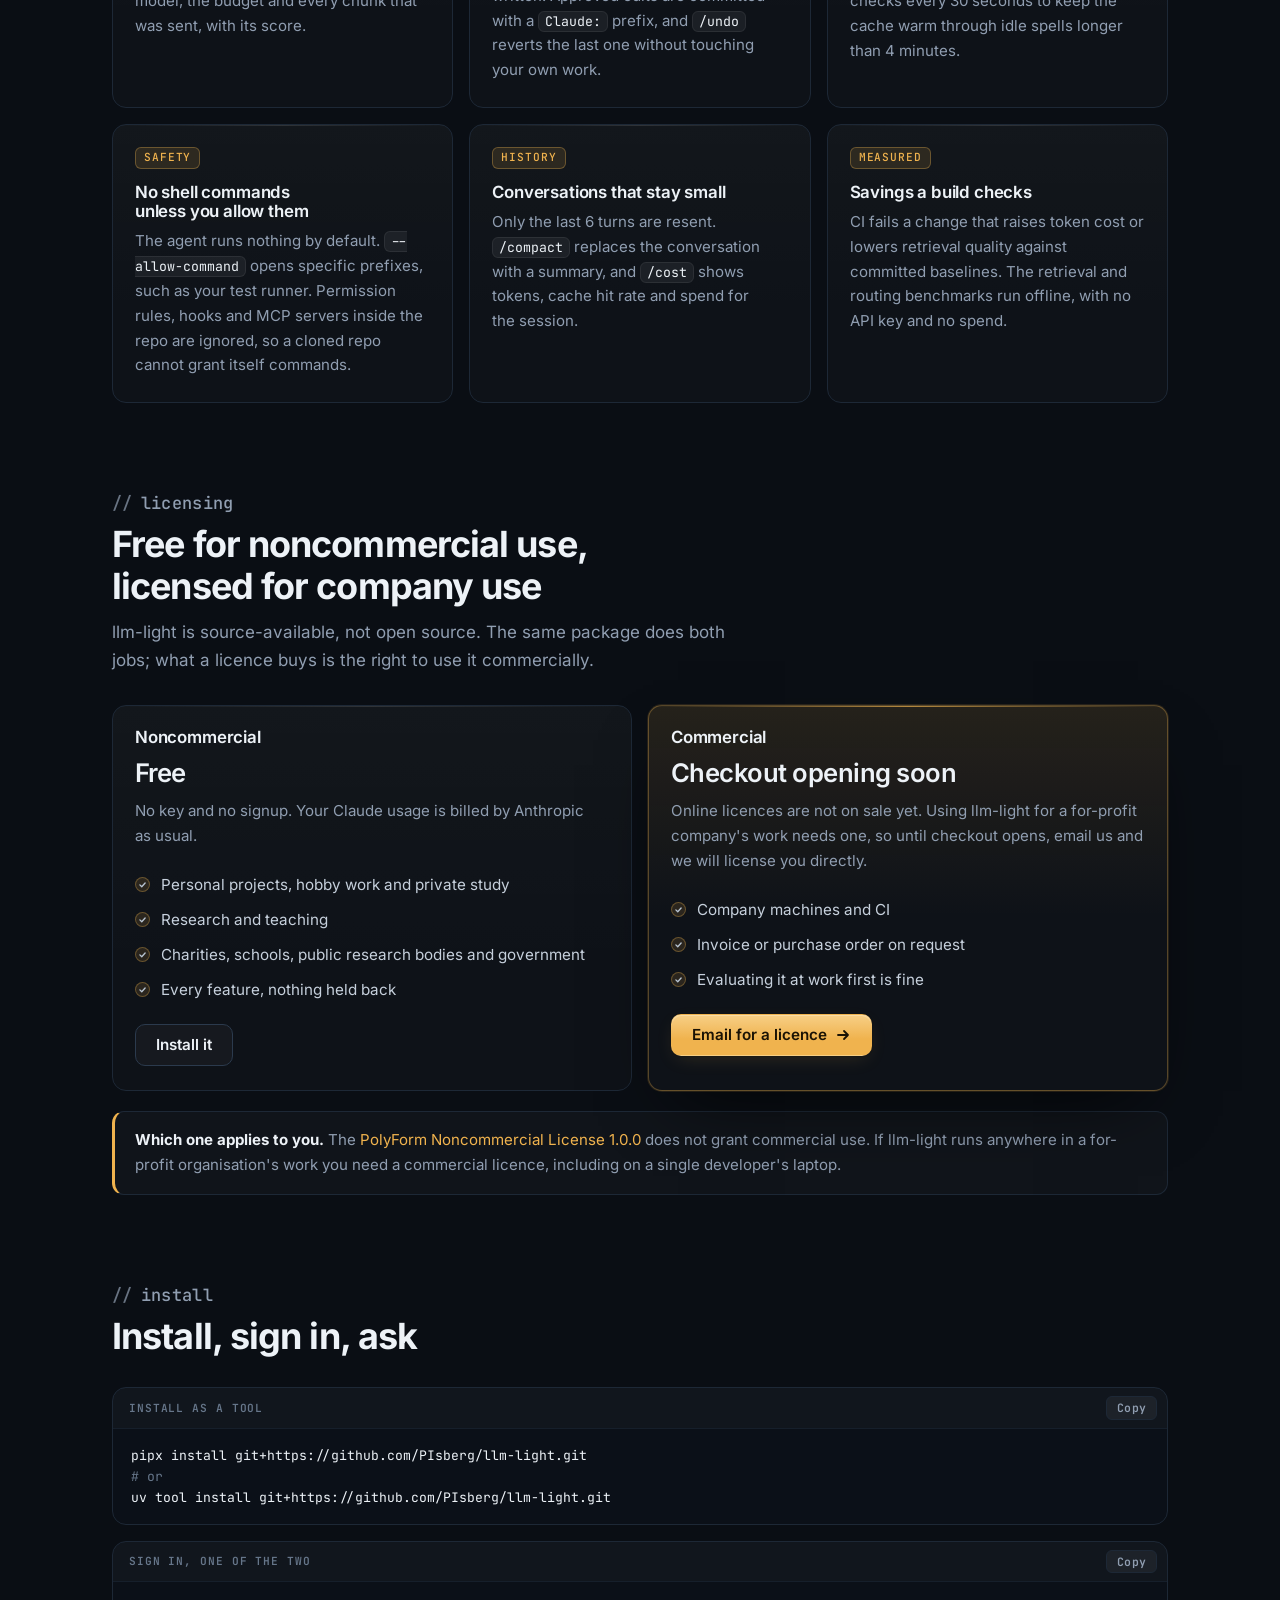
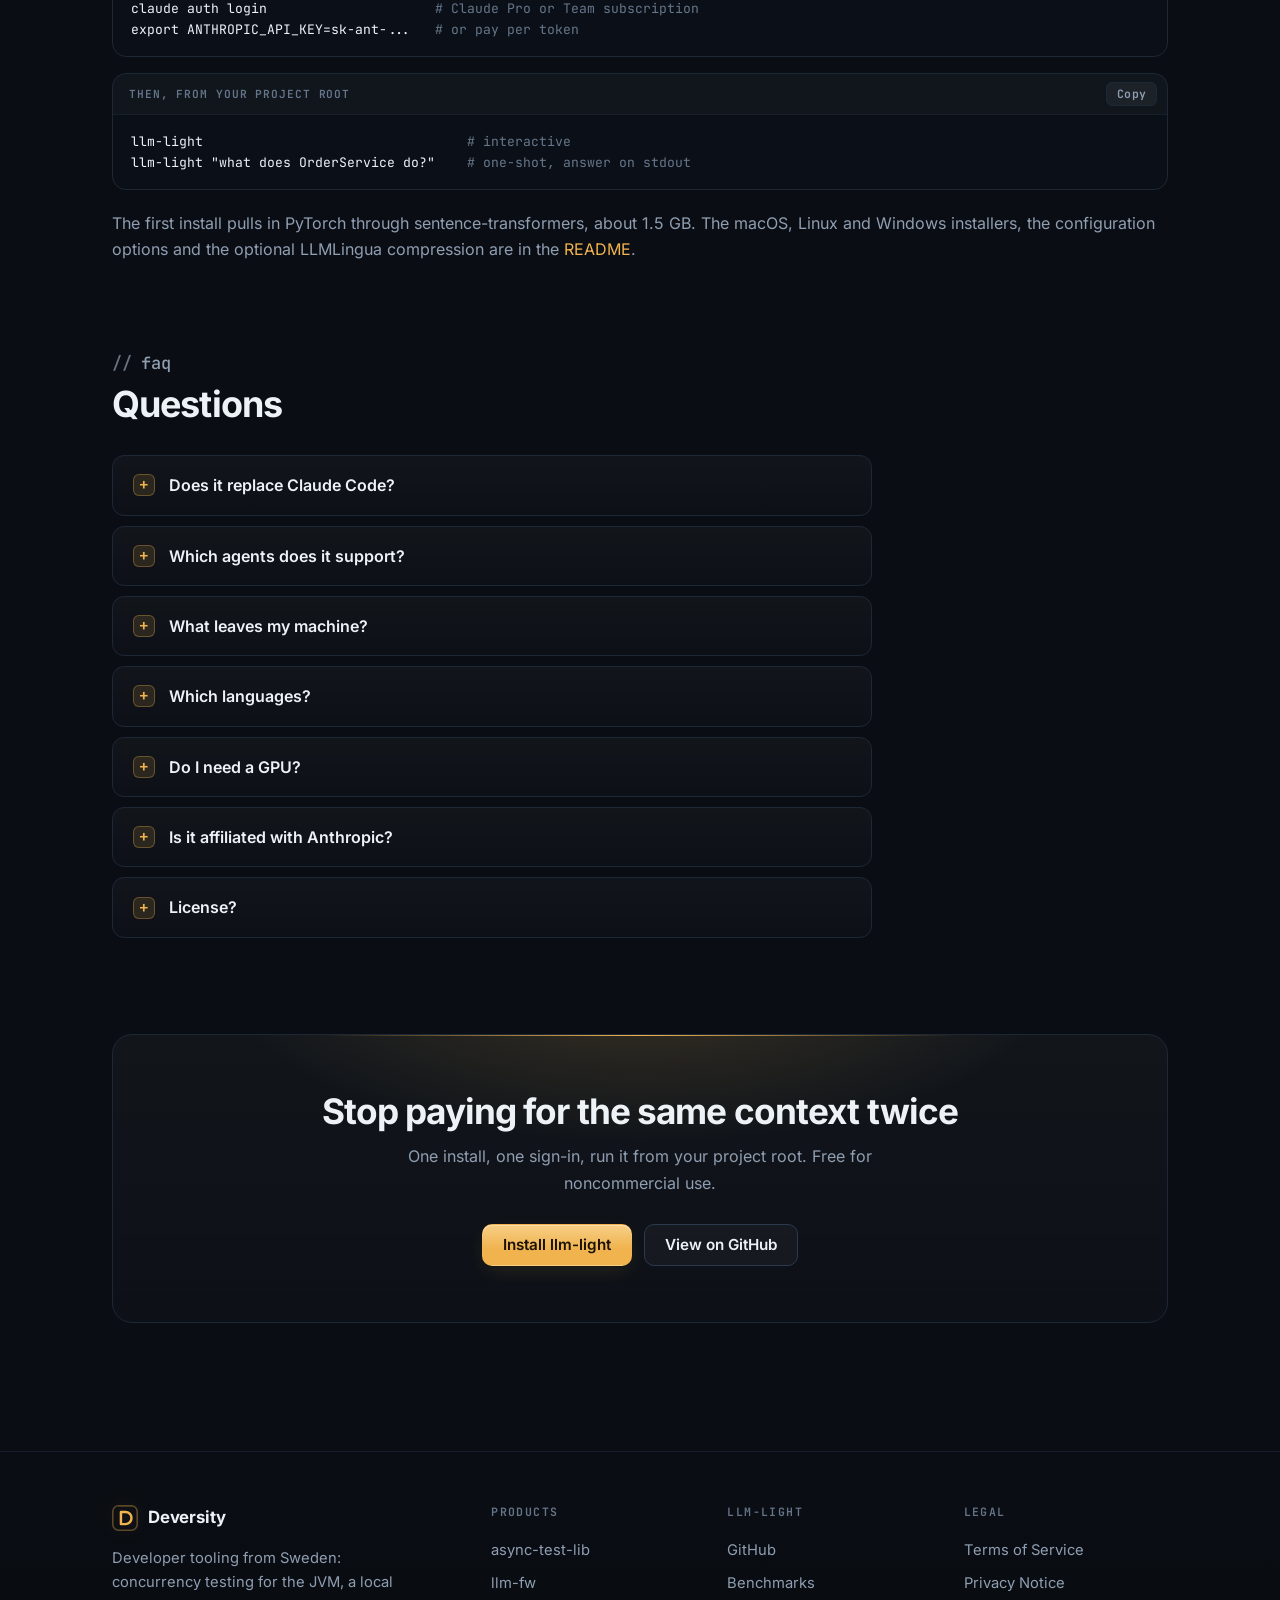
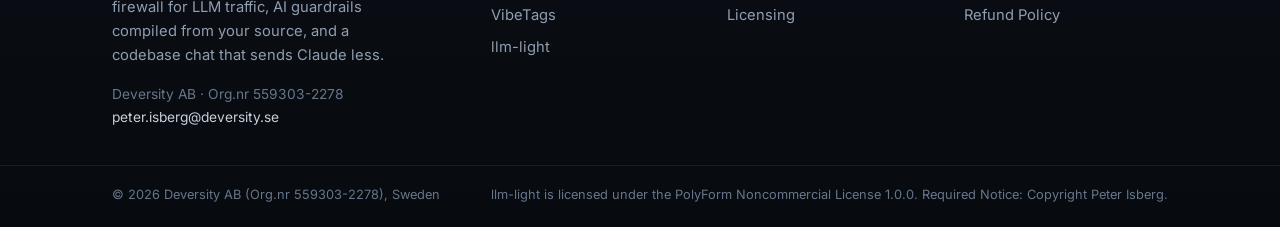
<file: llm-light/index.html>
<!DOCTYPE html>
<html lang="en">
<head>
<meta charset="utf-8">
<meta name="viewport" content="width=device-width, initial-scale=1">
<meta property="og:site_name" content="Deversity">
<meta property="og:image" content="https://deversity.se/assets/og/og-llm-light.png">
<meta property="og:image:width" content="1200">
<meta property="og:image:height" content="630">
<meta property="og:image:alt" content="llm-light: ask Claude about your code, send it less">
<meta name="twitter:image" content="https://deversity.se/assets/og/og-llm-light.png">
<title>llm-light - Codebase Chat for Claude, Gemini and Codex, With Hybrid RAG and Prompt Caching</title>
<meta name="description" content="llm-light is a terminal chat for asking Claude, Gemini or Codex about a codebase and editing it. It indexes your repository once, sends each question only the methods that matter, and with Claude keeps the rest in Anthropic's prompt cache. Free for noncommercial use.">
<meta name="keywords" content="llm-light, Claude, Gemini, Codex, Anthropic, prompt caching, RAG, code search, CLI, codebase chat, token cost">
<meta name="author" content="Peter Isberg">
<meta name="theme-color" content="#0a0e14">
<link rel="canonical" href="https://deversity.se/llm-light/">
<meta property="og:title" content="llm-light - Ask Claude About Your Code, Send It Less">
<meta property="og:description" content="Index the repo once, retrieve per method, cache what does not move. 40 questions on four Python repos cost $1.16 against $5.81 in Claude Code.">
<meta property="og:type" content="website">
<meta property="og:url" content="https://deversity.se/llm-light/">
<meta name="twitter:card" content="summary_large_image">
<link rel="icon" type="image/svg+xml" href="data:image/svg+xml,%3Csvg xmlns='http://www.w3.org/2000/svg' viewBox='0 0 64 64'%3E%3Crect width='64' height='64' rx='14' fill='%230a0e14'/%3E%3Cpath d='M17 21l12 11-12 11' fill='none' stroke='%23f0b34e' stroke-width='6' stroke-linecap='round' stroke-linejoin='round'/%3E%3Cpath d='M33 45h14' stroke='%23f0b34e' stroke-width='6' stroke-linecap='round'/%3E%3C/svg%3E">
<link rel="preload" href="/assets/fonts/Inter-latin.woff2" as="font" type="font/woff2" crossorigin>
<link rel="preload" href="/assets/fonts/JetBrainsMono-latin.woff2" as="font" type="font/woff2" crossorigin>
<link rel="stylesheet" href="/assets/site.css">
<link rel="stylesheet" href="style.css">
<script>document.documentElement.classList.add('js');</script>
</head>
<body>
<a class="skip-link" href="#main">Skip to content</a>
<header class="site-head">
  <nav class="nav wrap" aria-label="Main">
    <a class="brand" href="/">
      <svg class="mark" viewBox="0 0 64 64" aria-hidden="true"><rect x="2" y="2" width="60" height="60" rx="14" fill="none" stroke="currentColor" opacity="0.35" stroke-width="4"/><path d="M22 17h11a15 15 0 0 1 0 30H22z" fill="none" stroke="currentColor" stroke-width="6" stroke-linejoin="round"/></svg>
      Deversity
    </a>
    <button class="nav-toggle" type="button" aria-expanded="false" aria-controls="nav-menu" aria-label="Menu">
      <svg class="bars" width="20" height="20" viewBox="0 0 20 20" fill="none" stroke="currentColor" stroke-width="1.8" stroke-linecap="round" aria-hidden="true"><path d="M3 6h14M3 10h14M3 14h14"/></svg>
      <svg class="x" width="20" height="20" viewBox="0 0 20 20" fill="none" stroke="currentColor" stroke-width="1.8" stroke-linecap="round" aria-hidden="true"><path d="M5 5l10 10M15 5L5 15"/></svg>
    </button>
    <div class="nav-menu" id="nav-menu">
      <div class="nav-links">
        <a href="/">async-test-lib</a>
        <a href="/llmfw/">llm-fw</a>
        <a href="/vibetags/">VibeTags</a>
        <a href="/llm-light/" aria-current="page">llm-light</a>
        <a href="/pricing.html">Pricing</a>
      </div>
      <div class="nav-actions">
        <a class="btn btn-ghost btn-sm" href="https://github.com/PIsberg/llm-light">
          <svg viewBox="0 0 16 16" fill="currentColor" aria-hidden="true"><path d="M8 0C3.58 0 0 3.58 0 8c0 3.54 2.29 6.53 5.47 7.59.4.07.55-.17.55-.38 0-.19-.01-.82-.01-1.49-2.01.37-2.53-.49-2.69-.94-.09-.23-.48-.94-.82-1.13-.28-.15-.68-.52-.01-.53.63-.01 1.08.58 1.23.82.72 1.21 1.87.87 2.33.66.07-.52.28-.87.51-1.07-1.78-.2-3.64-.89-3.64-3.95 0-.87.31-1.59.82-2.15-.08-.2-.36-1.02.08-2.12 0 0 .67-.21 2.2.82.64-.18 1.32-.27 2-.27.68 0 1.36.09 2 .27 1.53-1.04 2.2-.82 2.2-.82.44 1.1.16 1.92.08 2.12.51.56.82 1.27.82 2.15 0 3.07-1.87 3.75-3.65 3.95.29.25.54.73.54 1.48 0 1.07-.01 1.93-.01 2.2 0 .21.15.46.55.38A8.01 8.01 0 0 0 16 8c0-4.42-3.58-8-8-8z"/></svg>
          GitHub
        </a>
      </div>
    </div>
  </nav>
</header>
<div class="subnav">
  <nav class="wrap subnav-inner" aria-label="On this page">
    <a class="subnav-name" href="#main"><span class="glyph" aria-hidden="true">&gt;_</span>llm-light</a>
    <div class="subnav-links">
      <a href="#how">How it works</a>
      <a href="#benchmark">Benchmark</a>
      <a href="#features">Features</a>
      <a href="#licensing">Licensing</a>
      <a href="#setup">Install</a>
      <a href="#faq">FAQ</a>
    </div>
  </nav>
</div>

<main class="wrap" id="main">

  <section class="hero" id="hero">
    <div class="hero-copy">
      <p class="eyebrow">codebase chat for Claude, Gemini or Codex &middot; Python CLI</p>
      <h1>Ask Claude about your code.<br><span class="hl">Send it less.</span></h1>
      <p class="lede">llm-light indexes your repository once, then answers each question with
      the handful of methods that matter instead of the whole tree. The parts that do not change
      stay in Anthropic's prompt cache, and simple lookups go to Haiku. With Claude, 40 questions
      across four open-source Python projects cost $1.16 where Claude Code cost $5.81.</p>
      <div class="actions">
        <a class="btn btn-primary" href="#setup">Install it
          <svg viewBox="0 0 16 16" fill="none" stroke="currentColor" stroke-width="1.8" stroke-linecap="round" stroke-linejoin="round" aria-hidden="true"><path d="M3 8h10M9 4l4 4-4 4"/></svg>
        </a>
        <a class="btn btn-ghost" href="https://github.com/PIsberg/llm-light">View on GitHub</a>
      </div>
      <ul class="ticks" aria-label="At a glance">
        <li>Free for noncommercial use</li>
        <li>Python 3.12+</li>
        <li>Claude, Gemini or Codex sign-in</li>
        <li>Embeddings run locally</li>
      </ul>
    </div>
    <figure class="term" role="img" aria-label="Example session: a question, then /why showing the model it was routed to and the three methods retrieved for it">
      <figcaption class="term-bar">
        <span class="dot"></span><span class="dot"></span><span class="dot"></span>
        <span class="term-title">llm-light &rarr; /why</span>
        <span class="term-status ok">example</span>
      </figcaption>
      <pre class="term-code"><code><span class="cm">&gt;</span> where do we retry a failed request?
<span class="cm">&hellip; answer streams here &hellip;</span>
<span class="cm">&gt;</span> <span class="fn">/why</span>
Routed  : <span class="kw">claude-haiku-5-5</span> &middot; effort=low &middot; budget=1500
Retrieved 3 chunk(s), floor=60% of top:
  <span class="num">0.712</span>  (100%)  adapters.py::send
  <span class="num">0.604</span>  ( 85%)  retry.py::Retry.increment
  <span class="num">0.471</span>  ( 66%)  sessions.py::Session.send</code></pre>
      <div class="term-report">
        <p class="rep-line ok"><span>&#x2713; skeleton</span><span>directory tree and docs, cached for an hour</span></p>
        <p class="rep-line ok"><span>&#x2713; 3 methods</span><span>sent with their imports, not the 3 files</span></p>
        <p class="rep-line dim"><span>&#x25CB; Haiku</span><span>a lookup, so not a Sonnet or Opus question</span></p>
      </div>
    </figure>
  </section>

  <section class="stats" style="--cols: 4" aria-label="Key facts">
    <div><strong>80%</strong><span>lower cost than Claude Code on the same 40 questions</span><small>live runs, 2026-03-23</small></div>
    <div><strong>1,901</strong><span>median tokens of code sent per question at medium effort</span><small>offline, 35 questions</small></div>
    <div><strong>6</strong><span>languages chunked per method</span></div>
    <div><strong>3</strong><span>Claude models, picked per question</span></div>
  </section>

  <section class="section" id="problem">
    <div class="section-head">
      <p class="eyebrow">the problem</p>
      <h2>Most of what a coding session sends, the model has seen before</h2>
    </div>
    <div class="grid three">
      <div class="card">
        <h3>Rediscovered every session</h3>
        <p>A general agent starts each session knowing nothing about the repo, so it reads files
        through tool calls until it finds the code. Each round trip carries the context that
        came before it.</p>
      </div>
      <div class="card">
        <h3>Whole files for one method</h3>
        <p>The answer usually lives in two or three methods. Reading the 1,500-line files they
        sit in pays for the other 1,400 lines on every turn of the conversation.</p>
      </div>
      <div class="card">
        <h3>The big model for small questions</h3>
        <p>"Where is this called?" does not need the model you would ask to redesign the module,
        but a tool that always uses one model bills it at that rate anyway.</p>
      </div>
    </div>
    <p class="punch">llm-light does the finding before the model is involved:
    the repo is indexed on your machine, each question gets <em>only the methods that answer it</em>,
    and the model is chosen by what the question needs.</p>
  </section>

  <section class="section" id="how">
    <div class="section-head">
      <p class="eyebrow">how it works</p>
      <h2>Index once, retrieve per question, cache the rest</h2>
    </div>
    <div class="grid three steps">
      <div class="card">
        <span class="num">01</span>
        <h3>Index once</h3>
        <p>tree-sitter splits source files into one chunk per method, each keeping its
        imports and class header. A static embedding model indexes them in seconds; a
        transformer model catches up in the background. Saving a file re-indexes just that file.</p>
      </div>
      <div class="card">
        <span class="num">02</span>
        <h3>Retrieve per question</h3>
        <p>Each question pulls only the chunks that clear two floors: a similarity of 0.35, and
        60% of the best hit. The effort level sets the budget, from 1,500 tokens for a lookup
        to 9,000 for a design question.</p>
      </div>
      <div class="card">
        <span class="num">03</span>
        <h3>Cache what does not move</h3>
        <p>The directory tree and your Markdown docs form a system prompt cached for an hour.
        Three cache breakpoints mean a follow-up about the same code pays full price only for
        the new question.</p>
      </div>
    </div>
  </section>

  <section class="section" id="benchmark">
    <div class="section-head">
      <p class="eyebrow">benchmark</p>
      <h2>Same 10 questions per repo, both tools, real API bills</h2>
      <p>Claude Code ran each question in a fresh <code>claude --print</code> session using its
      own tools to find files. llm-light used its index, cache and router.</p>
    </div>
    <div class="table-wrap">
      <table>
        <thead>
          <tr><th scope="col">Repository</th><th scope="col">Size</th><th scope="col">Claude Code</th><th scope="col">llm-light</th><th scope="col">Saved</th></tr>
        </thead>
        <tbody>
          <tr><th scope="row"><code>psf/requests</code> 2.31.0</th><td>108K tokens</td><td>$0.91</td><td>$0.23</td><td>75%</td></tr>
          <tr><th scope="row"><code>pallets/flask</code> 3.0.0</th><td>144K tokens</td><td>$1.62</td><td>$0.17</td><td>89%</td></tr>
          <tr><th scope="row"><code>encode/httpx</code> 0.25.2</th><td>191K tokens</td><td>$1.75</td><td>$0.45</td><td>74%</td></tr>
          <tr><th scope="row"><code>bottlepy/bottle</code> 0.13.2</th><td>92K tokens</td><td>$1.52</td><td>$0.30</td><td>80%</td></tr>
          <tr><th scope="row">Total, 40 questions</th><td></td><td>$5.81</td><td>$1.16</td><td>80%</td></tr>
        </tbody>
      </table>
    </div>
    <p class="sub">Live API runs on 2026-03-23, with llm-light on its Claude provider. Models and prices have changed since, so treat the
    ratio as the result, not the dollar amounts. The script ships in the repository
    (<code>tests/benchmarks/benchmark_claude_code.py</code>) and the
    <a href="https://github.com/PIsberg/llm-light/blob/main/docs/BENCHMARKS.md">methodology</a>
    explains what each column counts. Claude Code is a general agent and does far more than
    answer questions about one repo; this compares the job they share.</p>
  </section>

  <section class="section" id="features">
    <div class="section-head">
      <p class="eyebrow">features</p>
      <h2>Built for asking, and for the edits that follow</h2>
    </div>
    <div class="grid three">
      <div class="card">
        <span class="tag">ROUTING</span>
        <h3>Haiku for lookups, Opus for design</h3>
        <p>A router scores each question and picks Haiku, Sonnet or Opus with a matching
        retrieval budget. <code>/why</code> shows the model, the budget and every chunk that
        was sent, with its score.</p>
      </div>
      <div class="card">
        <span class="tag">EDITS</span>
        <h3>Changes you approve, commits you can undo</h3>
        <p>Proposed edits are lint-checked and shown as a diff before anything is written.
        Approved edits are committed with a <code>Claude:</code> prefix, and <code>/undo</code>
        reverts the last one without touching your own work.</p>
      </div>
      <div class="card">
        <span class="tag">AUTH</span>
        <h3>Your subscription or your API key</h3>
        <p>With a Claude Pro or Team subscription it uses the Claude CLI's login. With an API key
        it pays per token, and a heartbeat checks every 30 seconds to keep the cache warm through
        idle spells longer than 4 minutes.</p>
      </div>
      <div class="card">
        <span class="tag">SAFETY</span>
        <h3>No shell commands unless you allow them</h3>
        <p>The agent runs nothing by default. <code>--allow-command</code> opens specific prefixes,
        such as your test runner. Permission rules, hooks and MCP servers inside the repo are
        ignored, so a cloned repo cannot grant itself commands.</p>
      </div>
      <div class="card">
        <span class="tag">HISTORY</span>
        <h3>Conversations that stay small</h3>
        <p>Only the last 6 turns are resent. <code>/compact</code> replaces the conversation
        with a summary, and <code>/cost</code> shows tokens, cache hit rate and spend for the
        session.</p>
      </div>
      <div class="card">
        <span class="tag">MEASURED</span>
        <h3>Savings a build checks</h3>
        <p>CI fails a change that raises token cost or lowers retrieval quality against committed
        baselines. The retrieval and routing benchmarks run offline, with no API key and no
        spend.</p>
      </div>
    </div>
  </section>

  <section class="section" id="licensing">
    <div class="section-head">
      <p class="eyebrow">licensing</p>
      <h2>Free for noncommercial use, licensed for company use</h2>
      <p>llm-light is source-available, not open source. The same package does both jobs;
      what a licence buys is the right to use it commercially.</p>
    </div>
    <div class="grid two">
      <div class="card plan">
        <h3>Noncommercial</h3>
        <p class="price-line">Free</p>
        <p>No key and no signup. Your Claude usage is billed by Anthropic as usual.</p>
        <ul class="checks">
          <li>Personal projects, hobby work and private study</li>
          <li>Research and teaching</li>
          <li>Charities, schools, public research bodies and government</li>
          <li>Every feature, nothing held back</li>
        </ul>
        <a class="btn btn-ghost" href="#setup">Install it</a>
      </div>
      <div class="card plan hot" id="tiers-pending">
        <h3>Commercial</h3>
        <p class="price-line">Checkout opening soon</p>
        <p>Online licences are not on sale yet. Using llm-light for a for-profit company's work
        needs one, so until checkout opens, email us and we will license you directly.</p>
        <ul class="checks">
          <li>Company machines and CI</li>
          <li>Invoice or purchase order on request</li>
          <li>Evaluating it at work first is fine</li>
        </ul>
        <a class="btn btn-primary" href="mailto:peter.isberg@deversity.se?subject=llm-light%20licence">Email for a licence
          <svg viewBox="0 0 16 16" fill="none" stroke="currentColor" stroke-width="1.8" stroke-linecap="round" stroke-linejoin="round" aria-hidden="true"><path d="M3 8h10M9 4l4 4-4 4"/></svg>
        </a>
      </div>
    </div>

    <p class="note"><strong>Which one applies to you.</strong>
      The <a href="https://polyformproject.org/licenses/noncommercial/1.0.0" rel="noopener">PolyForm Noncommercial License 1.0.0</a>
      does not grant commercial use. If llm-light runs anywhere in a for-profit organisation's
      work you need a commercial licence, including on a single developer's laptop.</p>

    <!-- Revealed by app.js once Paddle price IDs are configured. Until then a
         table of prices nobody can pay would only read as unfinished. -->
    <div id="tiers-live" hidden>
      <div class="section-head" id="tiers" style="margin-top: 56px">
        <h2>Commercial tiers</h2>
        <p>The developer count is the number of developers who use llm-light. Billed yearly. From 200 developers up, each further 200 moves you to the next band.</p>
      </div>

      <div class="table-wrap">
        <table>
          <thead>
            <tr><th scope="col">Developers</th><th scope="col">Price per year</th><th scope="col" class="buy-col"></th></tr>
          </thead>
          <tbody>
            <tr>
              <th scope="row">1 to 9</th>
              <td class="price" data-tier-key="t1">&nbsp;</td>
              <td class="buy-col"><button class="buy" type="button" data-tier-key="t1" data-tier="1 to 9 developers">Buy</button></td>
            </tr>
            <tr>
              <th scope="row">10 to 49</th>
              <td class="price" data-tier-key="t2">&nbsp;</td>
              <td class="buy-col"><button class="buy" type="button" data-tier-key="t2" data-tier="10 to 49 developers">Buy</button></td>
            </tr>
            <tr>
              <th scope="row">50 to 199</th>
              <td class="price" data-tier-key="t3">&nbsp;</td>
              <td class="buy-col"><button class="buy" type="button" data-tier-key="t3" data-tier="50 to 199 developers">Buy</button></td>
            </tr>
            <tr>
              <th scope="row">200 to 399</th>
              <td class="price" data-tier-key="t4">&nbsp;</td>
              <td class="buy-col"><button class="buy" type="button" data-tier-key="t4" data-tier="200 to 399 developers">Buy</button></td>
            </tr>
            <tr>
              <th scope="row">400 to 599</th>
              <td class="price" data-tier-key="t5">&nbsp;</td>
              <td class="buy-col"><button class="buy" type="button" data-tier-key="t5" data-tier="400 to 599 developers">Buy</button></td>
            </tr>
            <tr>
              <th scope="row">600 to 799</th>
              <td class="price" data-tier-key="t6">&nbsp;</td>
              <td class="buy-col"><button class="buy" type="button" data-tier-key="t6" data-tier="600 to 799 developers">Buy</button></td>
            </tr>
            <tr>
              <th scope="row">800 to 999</th>
              <td class="price" data-tier-key="t7">&nbsp;</td>
              <td class="buy-col"><button class="buy" type="button" data-tier-key="t7" data-tier="800 to 999 developers">Buy</button></td>
            </tr>
            <tr>
              <th scope="row">1,000 or more</th>
              <td class="price">quoted by email</td>
              <td class="buy-col"><a class="buy buy-link" href="mailto:peter.isberg@deversity.se?subject=llm-light%20licence%3A%201%2C000%20or%20more%20developers">Email</a></td>
            </tr>
          </tbody>
        </table>
      </div>

      <p class="sub">Checkout is handled by Paddle, our merchant of record, which acts as the seller of
        record and handles VAT and sales tax. Prices exclude tax; it is added at checkout, and shown
        in your local currency where Paddle supports it.</p>
    </div>

    <p id="checkout-status" class="note warn" role="status" hidden></p>
  </section>

  <section class="section" id="setup">
    <div class="section-head">
      <p class="eyebrow">install</p>
      <h2>Install, sign in, ask</h2>
    </div>
    <div class="setup-grid">
      <div class="codeblock">
        <div class="codeblock-bar"><span>install as a tool</span><button class="copy" type="button" aria-label="Copy the install commands">Copy</button></div>
<pre><code>pipx install git+https://github.com/PIsberg/llm-light.git
<span class="cm"># or</span>
uv tool install git+https://github.com/PIsberg/llm-light.git</code></pre>
      </div>
      <div class="codeblock">
        <div class="codeblock-bar"><span>sign in, one of the two</span><button class="copy" type="button" aria-label="Copy the sign-in commands">Copy</button></div>
<pre><code>claude auth login                     <span class="cm"># Claude Pro or Team subscription</span>
export ANTHROPIC_API_KEY=sk-ant-...   <span class="cm"># or pay per token</span></code></pre>
      </div>
      <div class="codeblock">
        <div class="codeblock-bar"><span>then, from your project root</span><button class="copy" type="button" aria-label="Copy the run commands">Copy</button></div>
<pre><code>llm-light                                 <span class="cm"># interactive</span>
llm-light "what does OrderService do?"    <span class="cm"># one-shot, answer on stdout</span></code></pre>
      </div>
    </div>
    <p class="sub">The first install pulls in PyTorch through sentence-transformers, about 1.5 GB.
    The macOS, Linux and Windows installers, the configuration options and the optional LLMLingua
    compression are in the <a href="https://github.com/PIsberg/llm-light#readme">README</a>.</p>
  </section>

  <section class="section" id="faq">
    <div class="section-head">
      <p class="eyebrow">faq</p>
      <h2>Questions</h2>
    </div>
    <div class="faq">
      <details>
        <summary>Does it replace Claude Code?</summary>
        <p>No. It is built for one job: questions about a repository and the edits that follow.
        With a subscription, each turn runs the Claude CLI's own agent with the retrieved code
        already in its context, so it starts from the right methods instead of searching for them.</p>
      </details>
      <details>
        <summary>Which agents does it support?</summary>
        <p>Claude is the default. <code>--provider gemini</code> runs the Antigravity CLI (<code>agy</code>),
        and <code>--provider codex</code> runs the Codex CLI. Both get the same retrieved code, but they
        run in an empty temporary directory without llm-light's caching, effort routing, <code>/budget</code>
        or shell. The savings figures on this page are for Claude.</p>
      </details>
      <details>
        <summary>What leaves my machine?</summary>
        <p>What goes to Anthropic: the directory tree and your Markdown files, the chunks retrieved
        for the question, the question itself and the recent turns. Indexing and embeddings run
        locally, and the index is stored in <code>.llm_light_cache</code> in your project.
        With <code>--provider gemini</code> or <code>--provider codex</code>, that same content goes to
        that tool's CLI instead of Anthropic.</p>
      </details>
      <details>
        <summary>Which languages?</summary>
        <p>Per-method chunking covers Java, Python, Go, Rust, JavaScript and TypeScript. Without
        the tree-sitter grammars installed, files are indexed whole.</p>
      </details>
      <details>
        <summary>Do I need a GPU?</summary>
        <p>No. On a CPU the static model indexes llm-light's own 1,400 chunks in about 2 seconds,
        so the first question already has context. The transformer model takes about 380 seconds on
        the same chunks and runs in the background; its vectors are cached.</p>
      </details>
      <details>
        <summary>Is it affiliated with Anthropic?</summary>
        <p>No. llm-light is an independent tool from Deversity. It calls Anthropic's API and the
        Claude CLI, and optionally the Antigravity CLI and the Codex CLI. Your Claude usage is billed
        by Anthropic under your own account.</p>
      </details>
      <details>
        <summary>License?</summary>
        <p>PolyForm Noncommercial 1.0.0: free for personal, study, research and other
        noncommercial use. Company use needs a <a href="#licensing">commercial licence</a>; online
        checkout is not open yet, so email us in the meantime.</p>
      </details>
    </div>
  </section>

  <section class="cta-band" aria-labelledby="cta-title">
    <h2 id="cta-title">Stop paying for the same context twice</h2>
    <p>One install, one sign-in, run it from your project root. Free for noncommercial use.</p>
    <div class="actions">
      <a class="btn btn-primary" href="#setup">Install llm-light</a>
      <a class="btn btn-ghost" href="https://github.com/PIsberg/llm-light">View on GitHub</a>
    </div>
  </section>

</main>

<footer class="site-foot">
  <div class="wrap foot-grid">
    <div class="foot-brand">
      <a class="brand" href="/">
        <svg class="mark" viewBox="0 0 64 64" aria-hidden="true"><rect x="2" y="2" width="60" height="60" rx="14" fill="none" stroke="currentColor" opacity="0.35" stroke-width="4"/><path d="M22 17h11a15 15 0 0 1 0 30H22z" fill="none" stroke="currentColor" stroke-width="6" stroke-linejoin="round"/></svg>
        Deversity
      </a>
      <p>Developer tooling from Sweden: concurrency testing for the JVM, a local firewall for LLM traffic, AI guardrails compiled from your source, and a codebase chat that sends Claude less.</p>
      <p class="foot-contact">Deversity AB &middot; Org.nr 559303-2278<br><a href="mailto:peter.isberg@deversity.se">peter.isberg@deversity.se</a></p>
    </div>
    <div class="foot-col">
      <h4>Products</h4>
      <a href="/">async-test-lib</a>
      <a href="/llmfw/">llm-fw</a>
      <a href="/vibetags/">VibeTags</a>
      <a href="/llm-light/">llm-light</a>
    </div>
    <div class="foot-col">
      <h4>llm-light</h4>
      <a href="https://github.com/PIsberg/llm-light" rel="noopener">GitHub</a>
      <a href="https://github.com/PIsberg/llm-light/blob/main/docs/BENCHMARKS.md" rel="noopener">Benchmarks</a>
      <a href="#licensing">Licensing</a>
    </div>
    <div class="foot-col">
      <h4>Legal</h4>
      <a href="/terms.html">Terms of Service</a>
      <a href="/privacy.html">Privacy Notice</a>
      <a href="/refunds.html">Refund Policy</a>
    </div>
  </div>
  <div class="foot-bar">
    <div class="wrap">
      <span>&copy; 2026 Deversity AB (Org.nr 559303-2278), Sweden</span>
      <span>llm-light is licensed under the PolyForm Noncommercial License 1.0.0. Required Notice: Copyright Peter Isberg.</span>
    </div>
  </div>
</footer>

<script src="https://cdn.paddle.com/paddle/v2/paddle.js"></script>
<script src="/assets/site.js"></script>
<script src="/assets/tier-prices.js"></script>
<script src="app.js"></script>
</body>
</html>
</file>
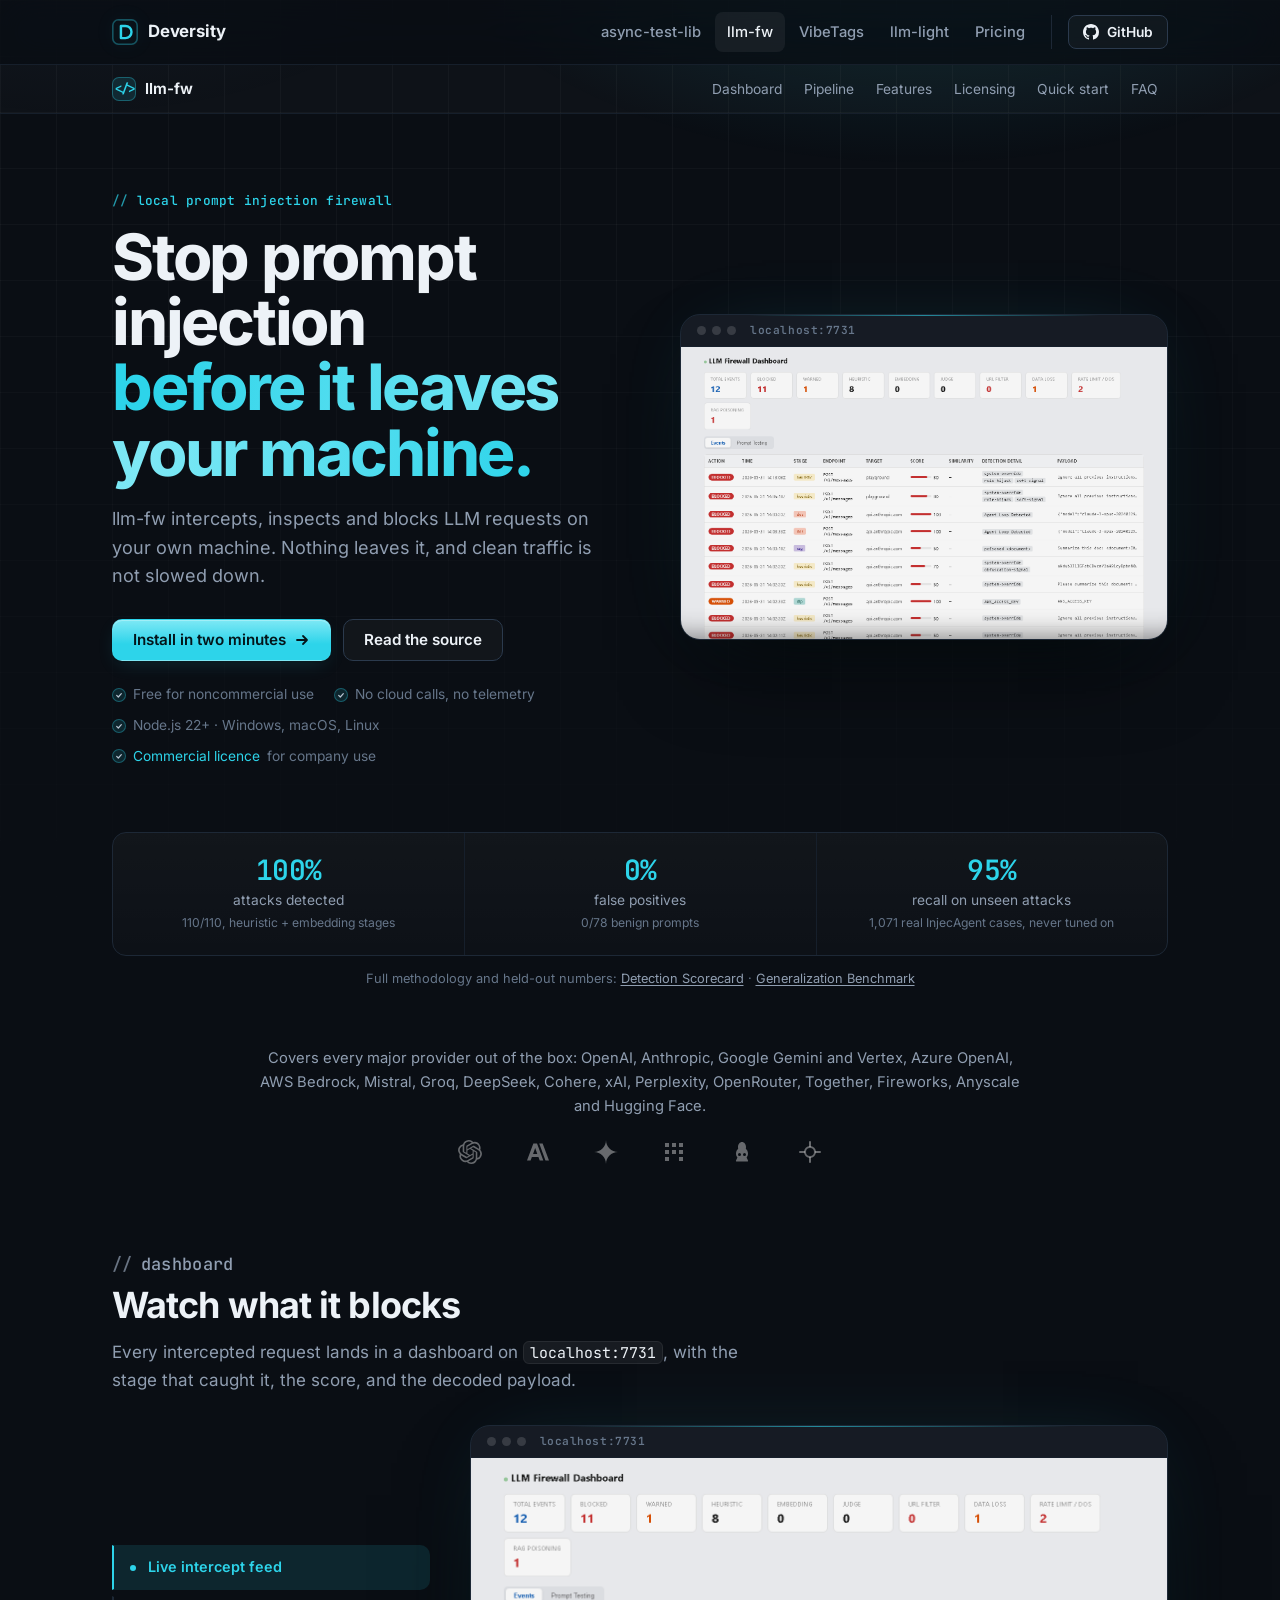
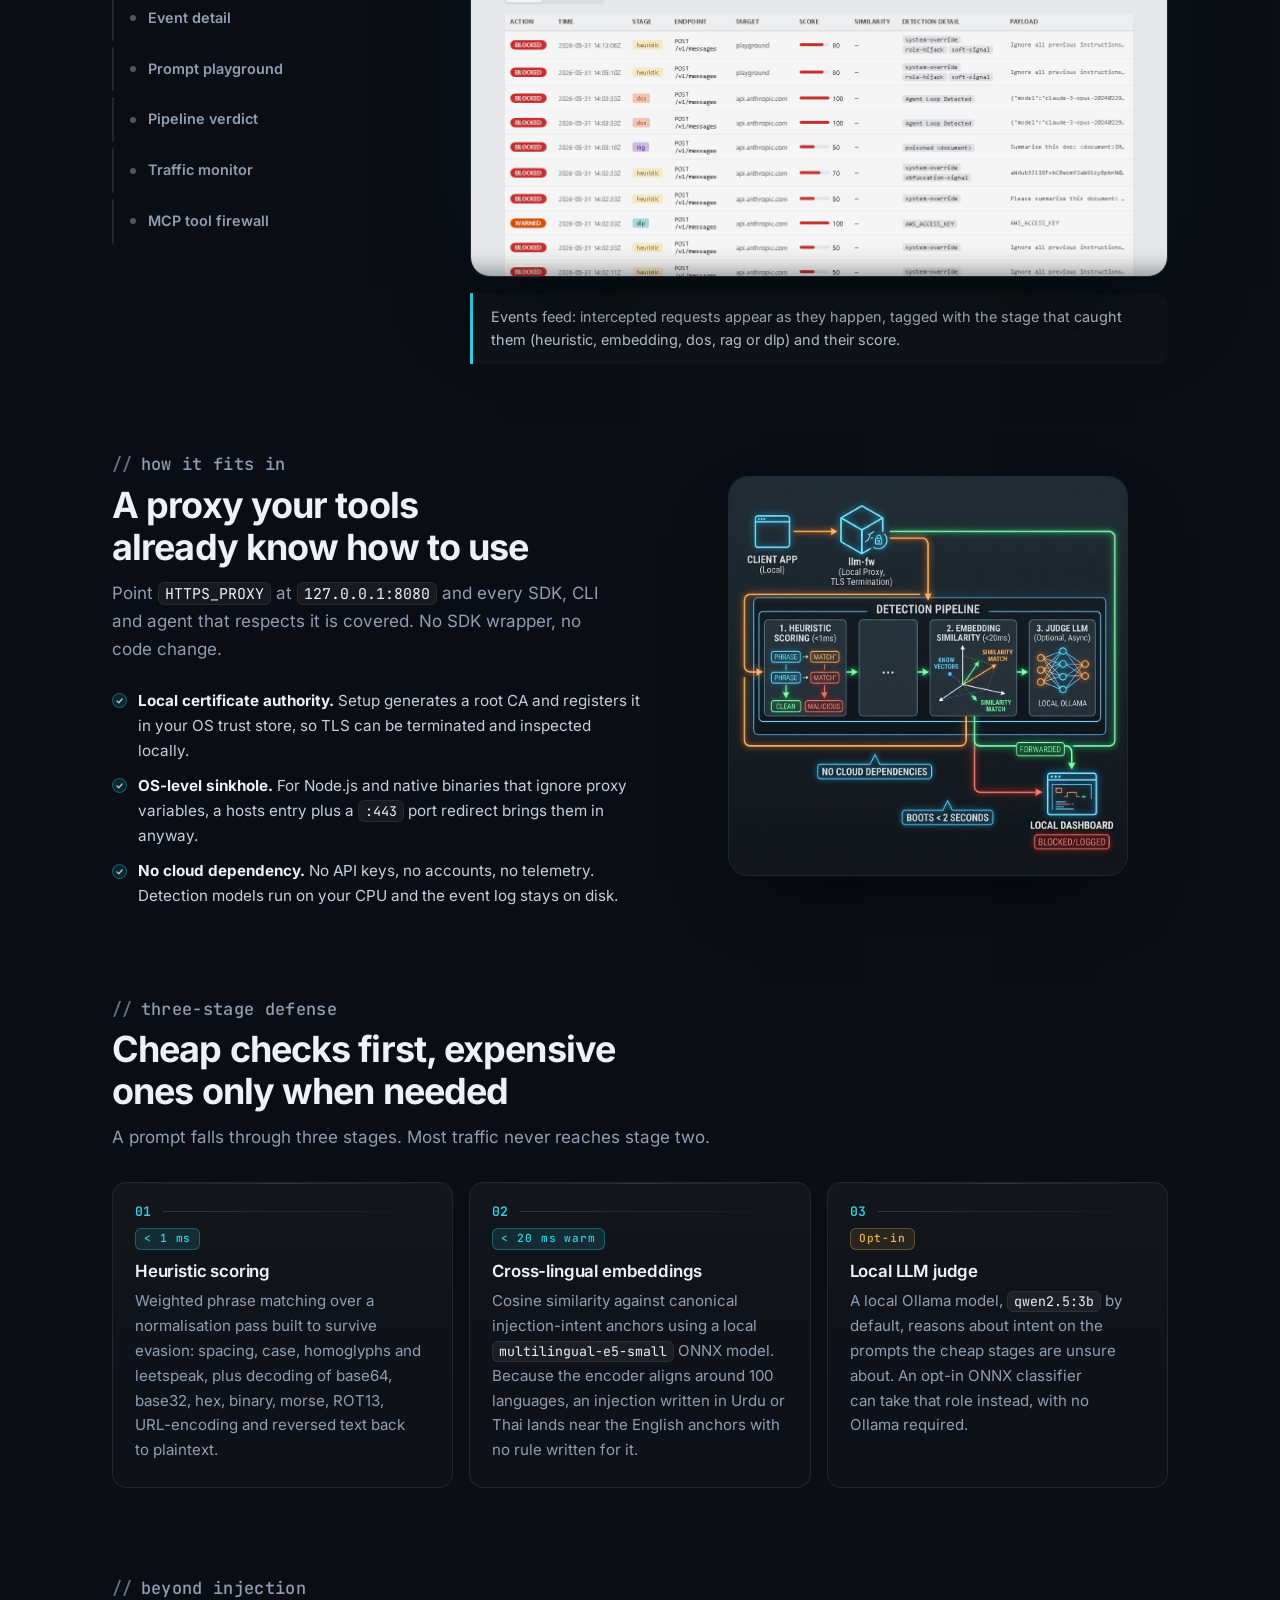
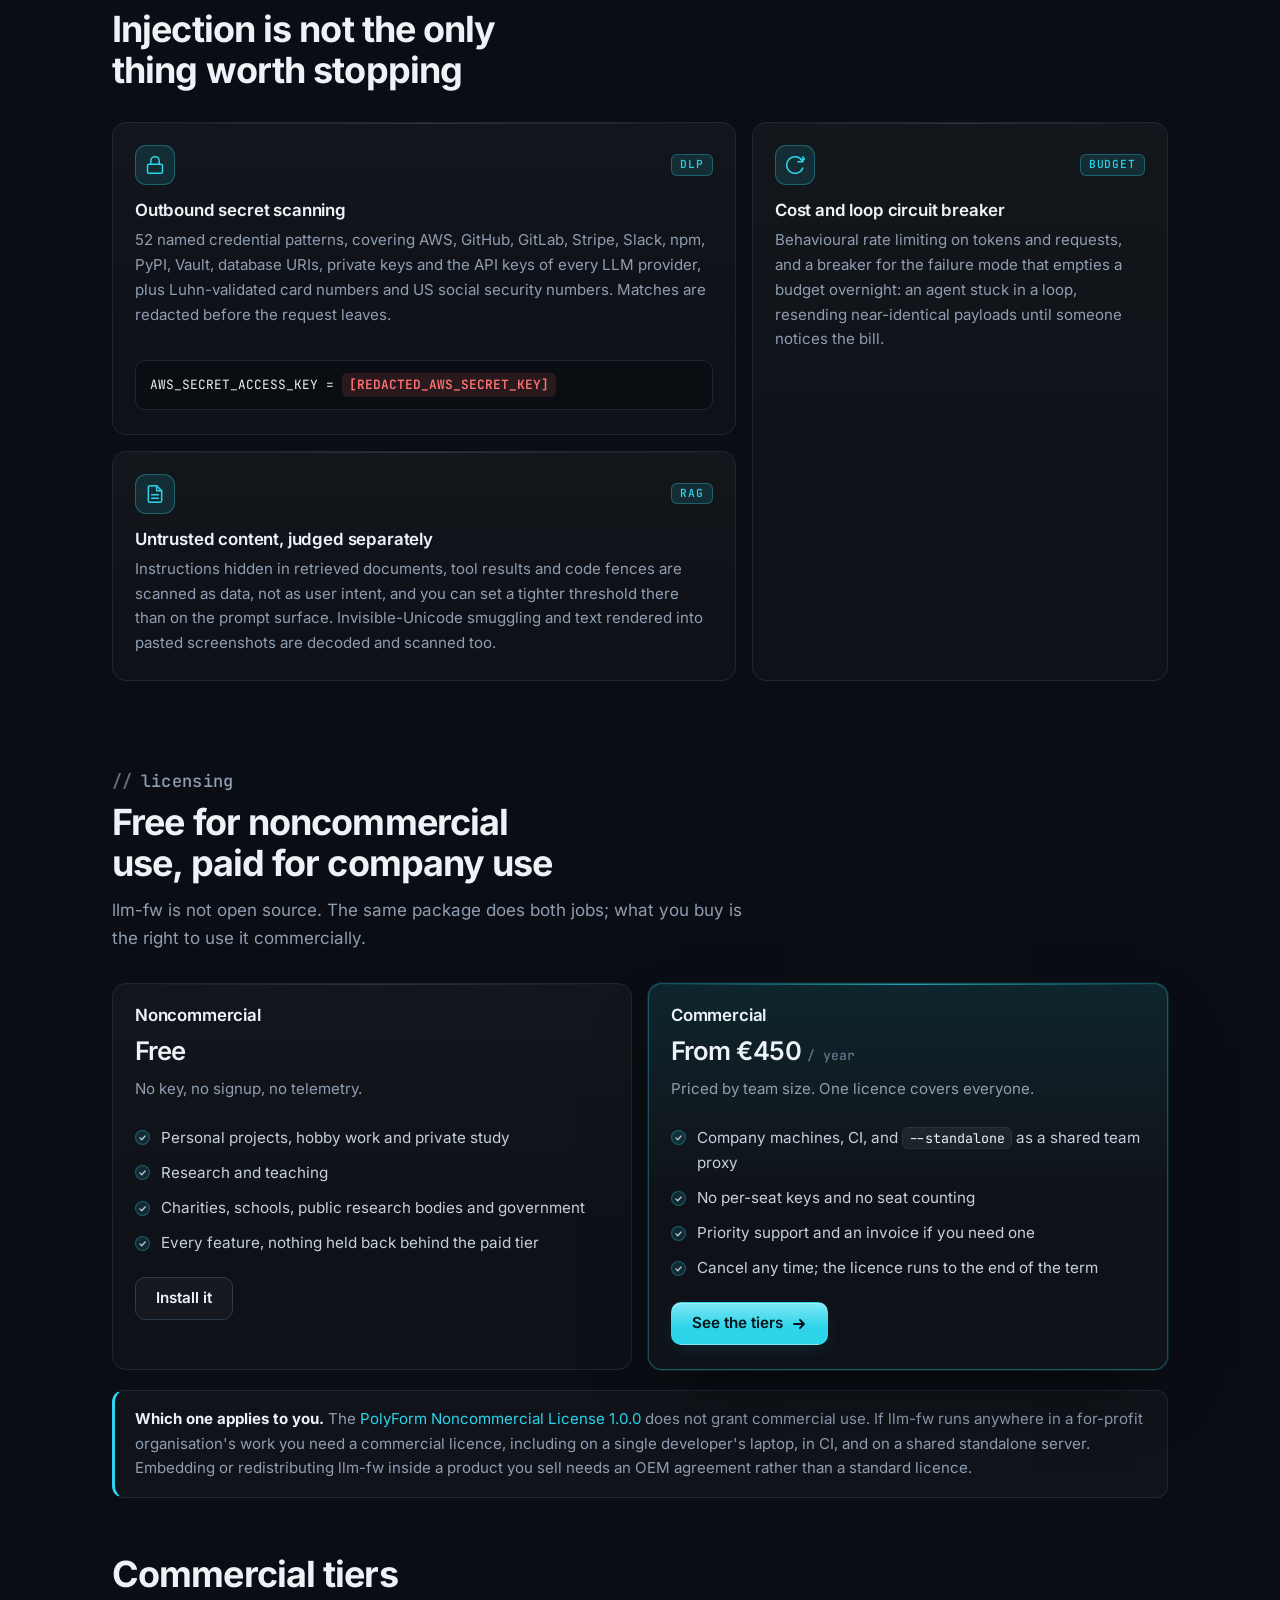
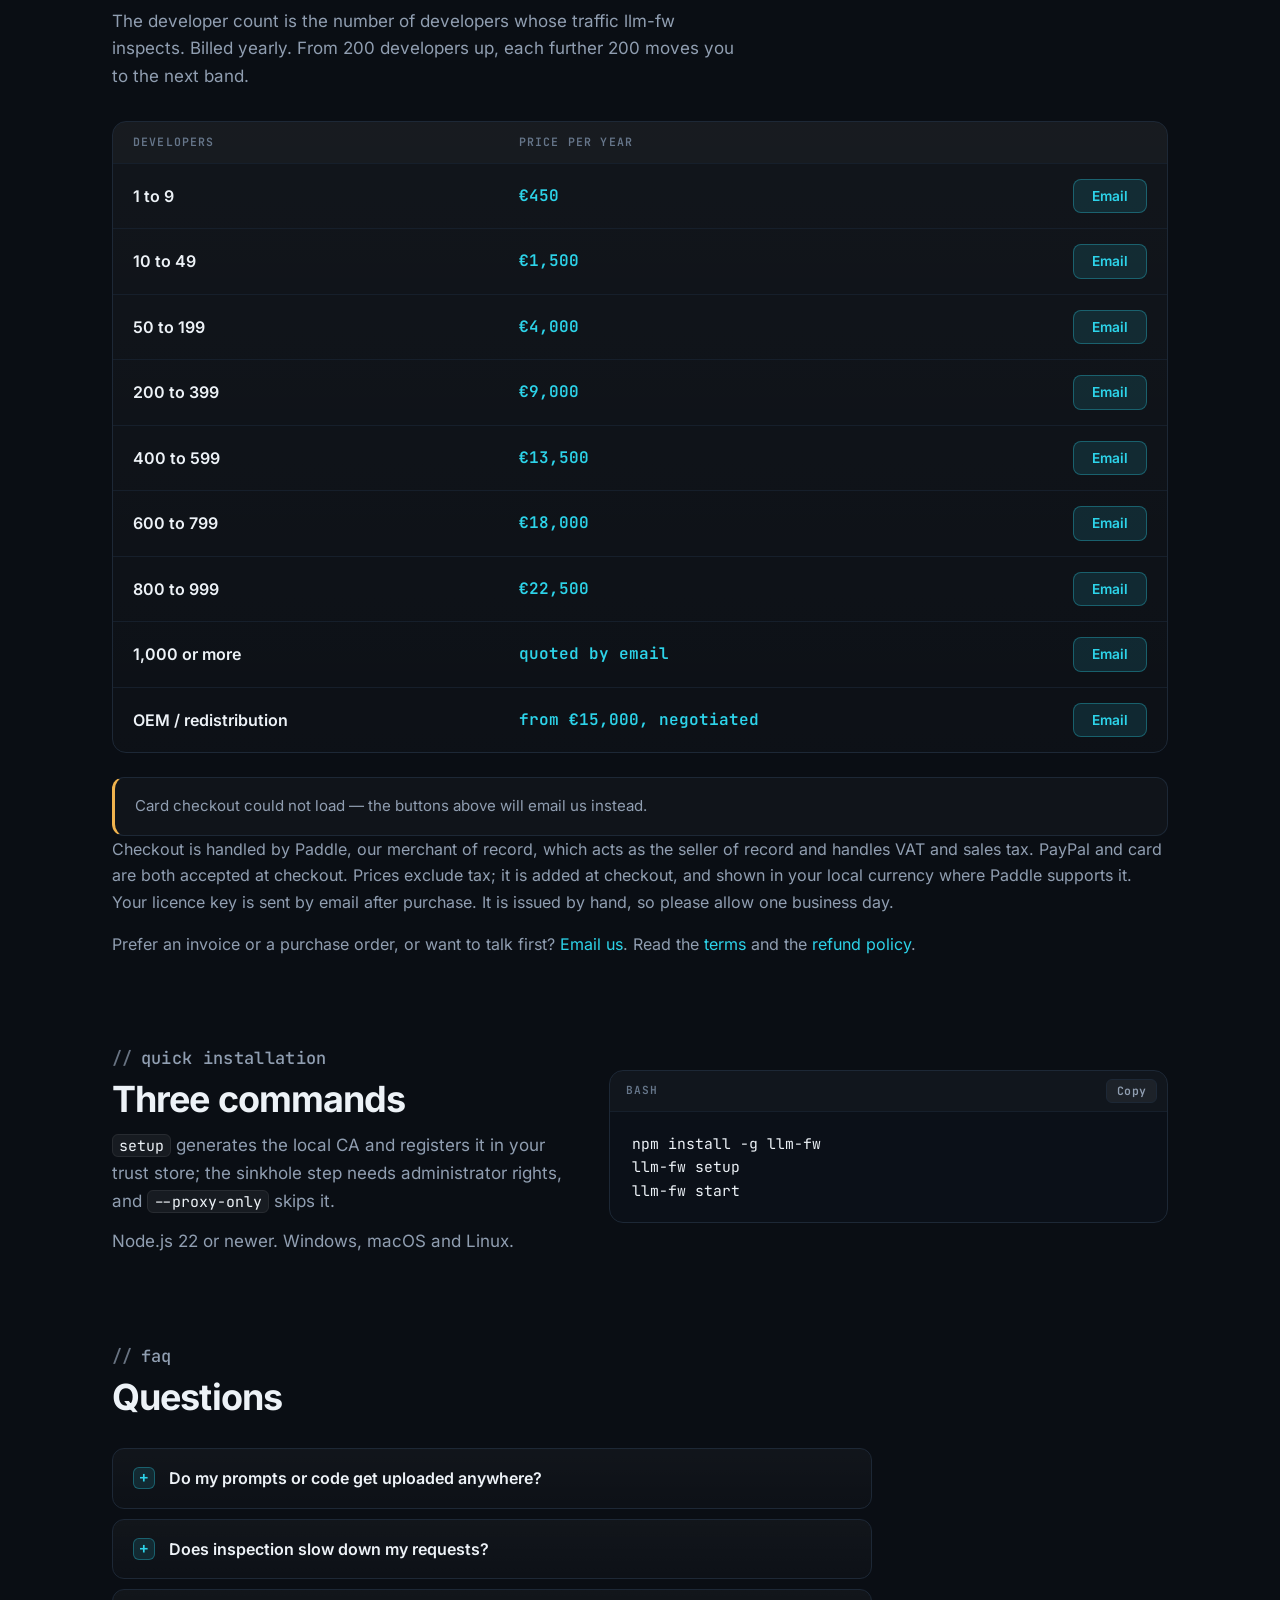
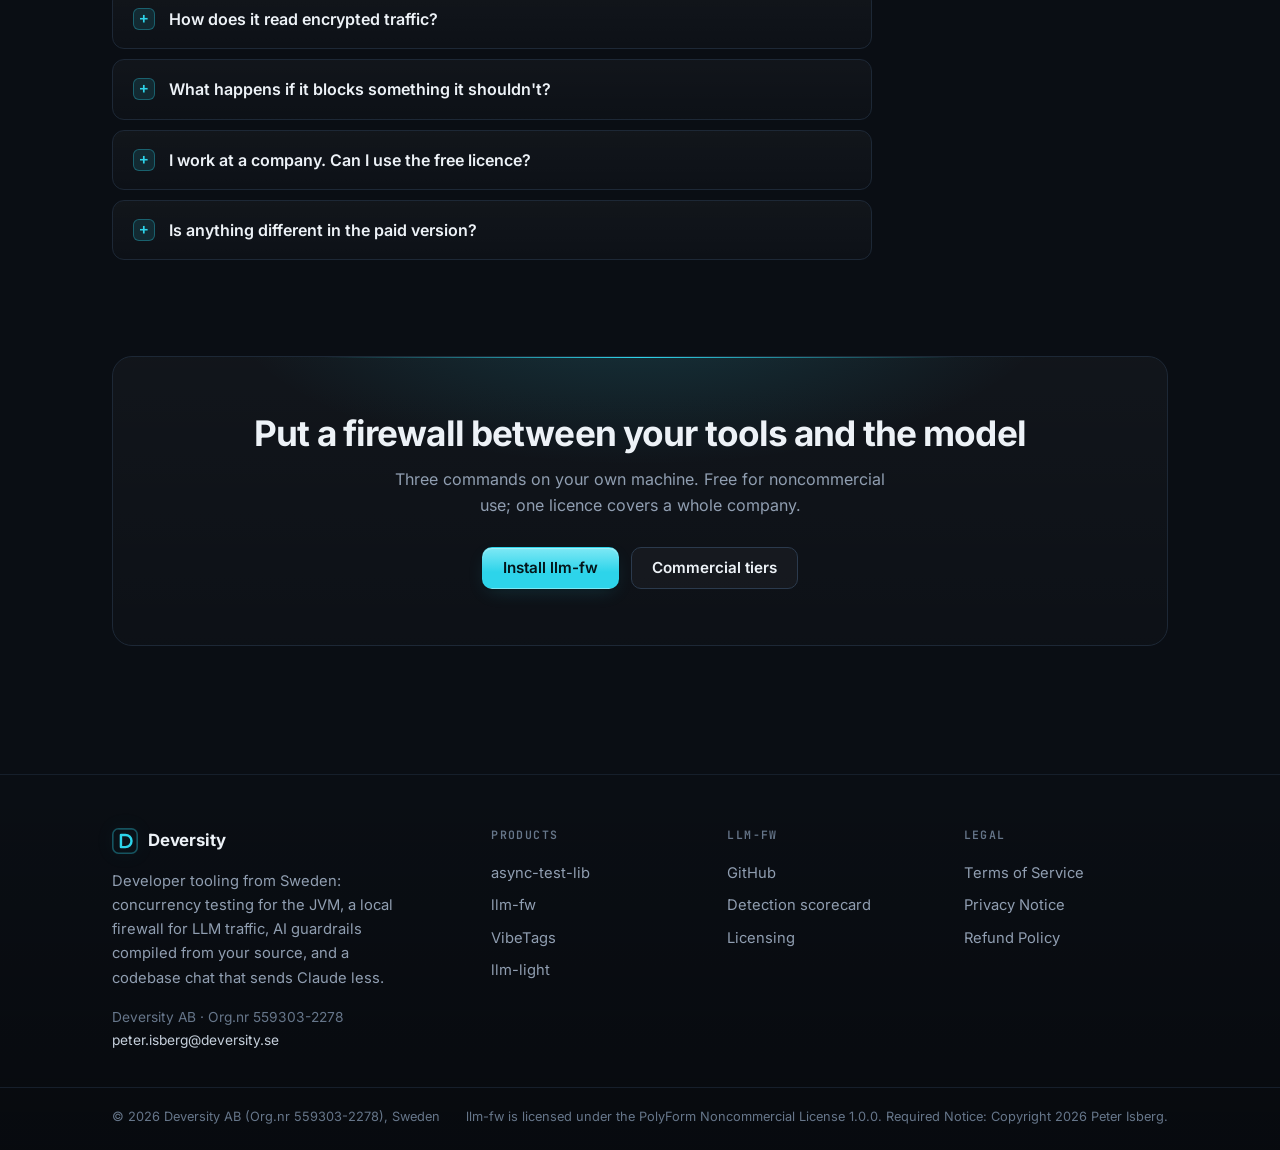
<file: llmfw/index.html>
<!DOCTYPE html>
<html lang="en">
<head>
<meta charset="utf-8">
<meta name="viewport" content="width=device-width, initial-scale=1">
<meta property="og:site_name" content="Deversity">
<meta property="og:image" content="https://deversity.se/assets/og/og-llmfw.png">
<meta property="og:image:width" content="1200">
<meta property="og:image:height" content="630">
<meta property="og:image:alt" content="llm-fw: the local prompt injection firewall">
<meta name="twitter:image" content="https://deversity.se/assets/og/og-llmfw.png">
<title>llm-fw - Local Prompt Injection Firewall &amp; DLP</title>
<meta name="description" content="A local firewall for LLM traffic. It intercepts, inspects and blocks prompt injection before a request leaves your machine. No cloud calls, no telemetry. Free for noncommercial use.">
<meta name="keywords" content="llm-fw, prompt injection, firewall, DLP, LLM security, local proxy, data loss prevention, AI guardrails, MCP">
<meta name="author" content="Peter Isberg">
<meta name="theme-color" content="#0a0e14">
<link rel="canonical" href="https://deversity.se/llmfw/">
<meta property="og:title" content="llm-fw - Local Prompt Injection Firewall">
<meta property="og:description" content="Intercept, inspect and block prompt injection locally, before the request leaves your machine. Clean traffic forwards untouched.">
<meta property="og:type" content="website">
<meta property="og:url" content="https://deversity.se/llmfw/">
<meta name="twitter:card" content="summary_large_image">
<link rel="icon" type="image/svg+xml" href="data:image/svg+xml,%3Csvg xmlns='http://www.w3.org/2000/svg' viewBox='0 0 64 64'%3E%3Crect width='64' height='64' rx='14' fill='%230a0e14'/%3E%3Cpath d='M32 9 51 16v14c0 12-8 21-19 25-11-4-19-13-19-25V16z' fill='none' stroke='%232dd4ea' stroke-width='5' stroke-linejoin='round'/%3E%3C/svg%3E">
<link rel="preload" href="/assets/fonts/Inter-latin.woff2" as="font" type="font/woff2" crossorigin>
<link rel="preload" href="/assets/fonts/JetBrainsMono-latin.woff2" as="font" type="font/woff2" crossorigin>
<link rel="stylesheet" href="/assets/site.css">
<link rel="stylesheet" href="style.css">
<script>document.documentElement.classList.add('js');</script>
</head>
<body>
<a class="skip-link" href="#main">Skip to content</a>
<header class="site-head">
  <nav class="nav wrap" aria-label="Main">
    <a class="brand" href="/">
      <svg class="mark" viewBox="0 0 64 64" aria-hidden="true"><rect x="2" y="2" width="60" height="60" rx="14" fill="none" stroke="currentColor" opacity="0.35" stroke-width="4"/><path d="M22 17h11a15 15 0 0 1 0 30H22z" fill="none" stroke="currentColor" stroke-width="6" stroke-linejoin="round"/></svg>
      Deversity
    </a>
    <button class="nav-toggle" type="button" aria-expanded="false" aria-controls="nav-menu" aria-label="Menu">
      <svg class="bars" width="20" height="20" viewBox="0 0 20 20" fill="none" stroke="currentColor" stroke-width="1.8" stroke-linecap="round" aria-hidden="true"><path d="M3 6h14M3 10h14M3 14h14"/></svg>
      <svg class="x" width="20" height="20" viewBox="0 0 20 20" fill="none" stroke="currentColor" stroke-width="1.8" stroke-linecap="round" aria-hidden="true"><path d="M5 5l10 10M15 5L5 15"/></svg>
    </button>
    <div class="nav-menu" id="nav-menu">
      <div class="nav-links">
        <a href="/">async-test-lib</a>
        <a href="/llmfw/" aria-current="page">llm-fw</a>
        <a href="/vibetags/">VibeTags</a>
        <a href="/llm-light/">llm-light</a>
        <a href="/pricing.html">Pricing</a>
      </div>
      <div class="nav-actions">
        <a class="btn btn-ghost btn-sm" href="https://github.com/PIsberg/llm-fw">
          <svg viewBox="0 0 16 16" fill="currentColor" aria-hidden="true"><path d="M8 0C3.58 0 0 3.58 0 8c0 3.54 2.29 6.53 5.47 7.59.4.07.55-.17.55-.38 0-.19-.01-.82-.01-1.49-2.01.37-2.53-.49-2.69-.94-.09-.23-.48-.94-.82-1.13-.28-.15-.68-.52-.01-.53.63-.01 1.08.58 1.23.82.72 1.21 1.87.87 2.33.66.07-.52.28-.87.51-1.07-1.78-.2-3.64-.89-3.64-3.95 0-.87.31-1.59.82-2.15-.08-.2-.36-1.02.08-2.12 0 0 .67-.21 2.2.82.64-.18 1.32-.27 2-.27.68 0 1.36.09 2 .27 1.53-1.04 2.2-.82 2.2-.82.44 1.1.16 1.92.08 2.12.51.56.82 1.27.82 2.15 0 3.07-1.87 3.75-3.65 3.95.29.25.54.73.54 1.48 0 1.07-.01 1.93-.01 2.2 0 .21.15.46.55.38A8.01 8.01 0 0 0 16 8c0-4.42-3.58-8-8-8z"/></svg>
          GitHub
        </a>
      </div>
    </div>
  </nav>
</header>
<div class="subnav">
  <nav class="wrap subnav-inner" aria-label="On this page">
    <a class="subnav-name" href="#main"><span class="glyph" aria-hidden="true">&lt;/&gt;</span>llm-fw</a>
    <div class="subnav-links">
      <a href="#showcase">Dashboard</a>
      <a href="#pipeline">Pipeline</a>
      <a href="#features">Features</a>
      <a href="#licensing">Licensing</a>
      <a href="#setup">Quick start</a>
      <a href="#faq">FAQ</a>
    </div>
  </nav>
</div>

<main class="wrap" id="main">

  <section class="hero" id="hero">
    <div class="hero-copy">
      <p class="eyebrow">local prompt injection firewall</p>
      <h1>Stop prompt injection<br><span class="hl">before it leaves your machine.</span></h1>
      <p class="lede">llm-fw intercepts, inspects and blocks LLM requests on your own machine. Nothing
      leaves it, and clean traffic is not slowed down.</p>
      <div class="actions">
        <a class="btn btn-primary" href="#setup">Install in two minutes
          <svg viewBox="0 0 16 16" fill="none" stroke="currentColor" stroke-width="1.8" stroke-linecap="round" stroke-linejoin="round" aria-hidden="true"><path d="M3 8h10M9 4l4 4-4 4"/></svg>
        </a>
        <a class="btn btn-ghost" href="https://github.com/PIsberg/llm-fw" rel="noopener">Read the source</a>
      </div>
      <ul class="ticks" aria-label="At a glance">
        <li>Free for noncommercial use</li>
        <li>No cloud calls, no telemetry</li>
        <li>Node.js 22+ &middot; Windows, macOS, Linux</li>
        <li><a href="#licensing">Commercial licence</a> for company use</li>
      </ul>
    </div>
    <div class="hero-visual">
      <div class="image-frame">
        <div class="frame-bar">
          <span class="frame-dots" aria-hidden="true"><span></span><span></span><span></span></span>
          <span class="frame-url">localhost:7731</span>
        </div>
        <div class="frame-body">
          <img src="images/ss-01-dashboard-events.png" width="1400" height="900" decoding="async" alt="llm-fw dashboard showing a live feed of intercepted requests with detection stage and score">
        </div>
      </div>
    </div>
  </section>

  <section class="stats" style="--cols: 3" aria-label="Detection results">
    <div><strong>100%</strong><span>attacks detected</span><small>110/110, heuristic + embedding stages</small></div>
    <div><strong>0%</strong><span>false positives</span><small>0/78 benign prompts</small></div>
    <div><strong>95%</strong><span>recall on unseen attacks</span><small>1,071 real InjecAgent cases, never tuned on</small></div>
  </section>
  <p class="stats-caption">Full methodology and held-out numbers:
    <a href="https://github.com/PIsberg/llm-fw/blob/main/docs/SCORECARD.md" rel="noopener">Detection Scorecard</a>
    &middot;
    <a href="https://github.com/PIsberg/llm-fw/blob/main/docs/BENCHMARK.md" rel="noopener">Generalization Benchmark</a>
  </p>

  <section class="providers" aria-label="Supported providers">
    <p>Covers every major provider out of the box: OpenAI, Anthropic, Google Gemini and Vertex, Azure OpenAI, AWS Bedrock, Mistral, Groq, DeepSeek, Cohere, xAI, Perplexity, OpenRouter, Together, Fireworks, Anyscale and Hugging Face.</p>
    <div class="logo-grid">
      <svg class="logo-svg" viewBox="0 0 24 24" fill="currentColor" role="img" aria-label="OpenAI">
        <path d="M22.28 9.82a5.98 5.98 0 0 0-.52-4.91 6.05 6.05 0 0 0-6.51-2.9A6.07 6.07 0 0 0 4.98 4.18a5.98 5.98 0 0 0-4 2.9 6.05 6.05 0 0 0 .75 7.1 5.98 5.98 0 0 0 .51 4.91 6.05 6.05 0 0 0 6.52 2.9A5.98 5.98 0 0 0 13.26 24a6.05 6.05 0 0 0 5.77-4.19 5.98 5.98 0 0 0 4-2.9 6.05 6.05 0 0 0-.75-7.09zM13.26 22.43a4.48 4.48 0 0 1-2.88-1.04l.14-.08 4.78-2.76a.79.79 0 0 0 .39-.68v-6.74l2.02 1.17a.07.07 0 0 1 .04.06v5.58a4.5 4.5 0 0 1-4.5 4.49zM3.6 18.3a4.47 4.47 0 0 1-.535-3.01l.142.085 4.783 2.762a.78.78 0 0 0 .78 0l5.843-3.369v2.332a.08.08 0 0 1-.033.062L9.74 19.95a4.5 4.5 0 0 1-6.14-1.65zM2.34 7.9a4.49 4.49 0 0 1 2.35-1.98v5.68a.77.77 0 0 0 .39.68l5.82 3.36-2.02 1.17a.08.08 0 0 1-.07 0L4 14.02a4.5 4.5 0 0 1-1.65-6.13zm16.6 3.86-5.84-3.4L15.1 7.2a.08.08 0 0 1 .07 0l4.83 2.79a4.49 4.49 0 0 1-.68 8.1v-5.68a.79.79 0 0 0-.39-.66zm2.01-3.02-.14-.09-4.77-2.78a.78.78 0 0 0-.79 0L9.42 9.24V6.9a.07.07 0 0 1 .03-.06l4.83-2.79a4.5 4.5 0 0 1 6.68 4.66zM8.32 12.86 6.3 11.7a.08.08 0 0 1-.04-.06V6.07a4.5 4.5 0 0 1 7.38-3.45l-.14.08L8.72 5.46a.79.79 0 0 0-.39.68zm1.1-2.37 2.6-1.5 2.61 1.5v3l-2.6 1.5-2.61-1.5z"/>
      </svg>
      <svg class="logo-svg" viewBox="0 0 24 24" fill="currentColor" role="img" aria-label="Anthropic">
        <path d="M16.65 3.4h-3.42l6.24 17.2H23zM7.35 3.4 1 20.6h3.6l1.28-3.6h6.55l1.28 3.6h3.6L11.03 3.4zm-.3 10.5 2.13-6 2.13 6z"/>
      </svg>
      <svg class="logo-svg" viewBox="0 0 24 24" fill="currentColor" role="img" aria-label="Google Gemini">
        <path d="M12 0c0 6.63 5.37 12 12 12-6.63 0-12 5.37-12 12 0-6.63-5.37-12-12-12 6.63 0 12-5.37 12-12z"/>
      </svg>
      <svg class="logo-svg" viewBox="0 0 24 24" fill="currentColor" role="img" aria-label="Mistral AI">
        <path d="M3 3h4v4H3zm7 0h4v4h-4zm7 0h4v4h-4zM3 10h4v4H3zm7 0h4v4h-4zm7 0h4v4h-4zM3 17h4v4H3zm14 0h4v4h-4z"/>
      </svg>
      <svg class="logo-svg" viewBox="0 0 24 24" fill="currentColor" role="img" aria-label="Ollama">
        <path d="M12 2c-2.2 0-4 2.2-4 5 0 .6.1 1.2.2 1.7C6.9 9.8 6 11.6 6 13.6c0 1.5.5 2.9 1.4 4L6 20.4c-.3.5.1 1.1.7 1.1h10.6c.6 0 1-.6.7-1.1L16.6 17.6c.9-1.1 1.4-2.5 1.4-4 0-2-.9-3.8-2.2-4.9.1-.5.2-1.1.2-1.7 0-2.8-1.8-5-4-5zm-2.5 11a1.5 1.5 0 1 1 0 3 1.5 1.5 0 0 1 0-3zm5 0a1.5 1.5 0 1 1 0 3 1.5 1.5 0 0 1 0-3z"/>
      </svg>
      <svg class="logo-svg" viewBox="0 0 24 24" fill="none" stroke="currentColor" stroke-width="2" stroke-linecap="round" role="img" aria-label="Model Context Protocol">
        <path d="M2 12h4m12 0h4M12 2v4m0 12v4"/>
        <circle cx="12" cy="12" r="5"/>
      </svg>
    </div>
  </section>

  <section class="section" id="showcase">
    <div class="section-head">
      <p class="eyebrow">dashboard</p>
      <h2>Watch what it blocks</h2>
      <p>Every intercepted request lands in a dashboard on <code>localhost:7731</code>, with the stage that caught it, the score, and the decoded payload.</p>
    </div>
    <div class="showcase-layout">
      <div class="showcase-tabs" role="tablist" aria-label="Dashboard views">
        <button class="tab-btn active" type="button" data-img="images/ss-01-dashboard-events.png" data-desc="Events feed: intercepted requests appear as they happen, tagged with the stage that caught them (heuristic, embedding, dos, rag or dlp) and their score.">
          <span class="tab-dot"></span> Live intercept feed
        </button>
        <button class="tab-btn" type="button" data-img="images/ss-02-event-detail.png" data-desc="Event detail: the full decoded payload, the heuristic rules that matched, the nearest attack anchor, and request metadata. One click marks a false positive so an identical prompt is warned about instead of blocked.">
          <span class="tab-dot"></span> Event detail
        </button>
        <button class="tab-btn" type="button" data-img="images/ss-03-playground-input.png" data-desc="Playground: paste any prompt and run it through the real pipeline. Covers injection, ASCII smuggling, images and documents, RAG poisoning, DLP, MCP tools, URLs and rate limits, and can re-express the prompt in another language and re-test it.">
          <span class="tab-dot"></span> Prompt playground
        </button>
        <button class="tab-btn" type="button" data-img="images/ss-04-playground-result.png" data-desc="Stage-by-stage verdict: the heuristic score with the rules it matched, the embedding cosine similarity, and the judge's status, so a block is explainable rather than a black box.">
          <span class="tab-dot"></span> Pipeline verdict
        </button>
        <button class="tab-btn" type="button" data-img="images/ss-05-live-traffic.png" data-desc="Live traffic: a rolling 60-second bytes-per-second chart, per-provider utilisation, and a connection log with sent and received byte counts.">
          <span class="tab-dot"></span> Traffic monitor
        </button>
        <button class="tab-btn" type="button" data-img="images/ss-06-mcp-monitoring.png" data-desc="MCP monitoring: the tools being exposed to the model, the invocations coming back, and the results they return, each marked passed or blocked against the tool policy.">
          <span class="tab-dot"></span> MCP tool firewall
        </button>
      </div>
      <div class="showcase-viewer">
        <div class="image-frame">
          <div class="frame-bar">
            <span class="frame-dots" aria-hidden="true"><span></span><span></span><span></span></span>
            <span class="frame-url">localhost:7731</span>
          </div>
          <div class="frame-body">
            <img src="images/ss-01-dashboard-events.png" id="showcase-image" width="1400" height="900" decoding="async" alt="llm-fw dashboard screenshot" loading="lazy">
          </div>
        </div>
        <p class="viewer-desc" id="viewer-description">
          Events feed: intercepted requests appear as they happen, tagged with the stage that caught them (heuristic, embedding, dos, rag or dlp) and their score.
        </p>
      </div>
    </div>
  </section>

  <section class="section" id="architecture">
    <div class="arch-layout">
      <div>
        <div class="section-head">
          <p class="eyebrow">how it fits in</p>
          <h2>A proxy your tools already know how to use</h2>
          <p>Point <code>HTTPS_PROXY</code> at <code>127.0.0.1:8080</code> and every SDK, CLI and agent that respects it is covered. No SDK wrapper, no code change.</p>
        </div>
        <ul class="checks">
          <li><strong>Local certificate authority.</strong> Setup generates a root CA and registers it in your OS trust store, so TLS can be terminated and inspected locally.</li>
          <li><strong>OS-level sinkhole.</strong> For Node.js and native binaries that ignore proxy variables, a hosts entry plus a <code>:443</code> port redirect brings them in anyway.</li>
          <li><strong>No cloud dependency.</strong> No API keys, no accounts, no telemetry. Detection models run on your CPU and the event log stays on disk.</li>
        </ul>
      </div>
      <div class="graphic-frame">
        <img src="images/infographics-llm-fw.jpg" width="1024" height="1024" decoding="async" alt="Diagram of llm-fw sitting between local tools and LLM provider APIs" loading="lazy">
      </div>
    </div>
  </section>

  <section class="section" id="pipeline">
    <div class="section-head">
      <p class="eyebrow">three-stage defense</p>
      <h2>Cheap checks first, expensive ones only when needed</h2>
      <p>A prompt falls through three stages. Most traffic never reaches stage two.</p>
    </div>
    <div class="grid three steps">
      <div class="card">
        <span class="num">01</span>
        <span class="tag">&lt; 1 ms</span>
        <h3>Heuristic scoring</h3>
        <p>Weighted phrase matching over a normalisation pass built to survive evasion: spacing, case, homoglyphs and leetspeak, plus decoding of base64, base32, hex, binary, morse, ROT13, URL-encoding and reversed text back to plaintext.</p>
      </div>
      <div class="card">
        <span class="num">02</span>
        <span class="tag">&lt; 20 ms warm</span>
        <h3>Cross-lingual embeddings</h3>
        <p>Cosine similarity against canonical injection-intent anchors using a local <code>multilingual-e5-small</code> ONNX model. Because the encoder aligns around 100 languages, an injection written in Urdu or Thai lands near the English anchors with no rule written for it.</p>
      </div>
      <div class="card">
        <span class="num">03</span>
        <span class="tag warn">Opt-in</span>
        <h3>Local LLM judge</h3>
        <p>A local Ollama model, <code>qwen2.5:3b</code> by default, reasons about intent on the prompts the cheap stages are unsure about. An opt-in ONNX classifier can take that role instead, with no Ollama required.</p>
      </div>
    </div>
  </section>

  <section class="section" id="features">
    <div class="section-head">
      <p class="eyebrow">beyond injection</p>
      <h2>Injection is not the only thing worth stopping</h2>
    </div>
    <div class="grid bento">
      <div class="card" id="bento-dlp">
        <div class="card-top">
          <span class="ico" aria-hidden="true"><svg viewBox="0 0 24 24" fill="none" stroke="currentColor" stroke-width="1.8" stroke-linecap="round" stroke-linejoin="round"><rect x="3" y="11" width="18" height="11" rx="2"/><path d="M7 11V7a5 5 0 0 1 10 0v4"/></svg></span>
          <span class="tag">DLP</span>
        </div>
        <h3>Outbound secret scanning</h3>
        <p>52 named credential patterns, covering AWS, GitHub, GitLab, Stripe, Slack, npm, PyPI, Vault, database URIs, private keys and the API keys of every LLM provider, plus Luhn-validated card numbers and US social security numbers. Matches are redacted before the request leaves.</p>
        <div class="dlp-sim" aria-hidden="true">
          <span class="dlp-label">AWS_SECRET_ACCESS_KEY = </span>
          <span class="dlp-redacted">[REDACTED_AWS_SECRET_KEY]</span>
        </div>
      </div>
      <div class="card" id="bento-dos">
        <div class="card-top">
          <span class="ico" aria-hidden="true"><svg viewBox="0 0 24 24" fill="none" stroke="currentColor" stroke-width="1.8" stroke-linecap="round" stroke-linejoin="round"><path d="M21.5 2v6h-6M21.34 15.57a10 10 0 1 1-.57-8.38l5.67-5.67"/></svg></span>
          <span class="tag">BUDGET</span>
        </div>
        <h3>Cost and loop circuit breaker</h3>
        <p>Behavioural rate limiting on tokens and requests, and a breaker for the failure mode that empties a budget overnight: an agent stuck in a loop, resending near-identical payloads until someone notices the bill.</p>
      </div>
      <div class="card" id="bento-rag">
        <div class="card-top">
          <span class="ico" aria-hidden="true"><svg viewBox="0 0 24 24" fill="none" stroke="currentColor" stroke-width="1.8" stroke-linecap="round" stroke-linejoin="round"><path d="M14 2H6a2 2 0 0 0-2 2v16a2 2 0 0 0 2 2h12a2 2 0 0 0 2-2V8z"/><path d="M14 2v6h6"/><path d="M16 13H8M16 17H8"/></svg></span>
          <span class="tag">RAG</span>
        </div>
        <h3>Untrusted content, judged separately</h3>
        <p>Instructions hidden in retrieved documents, tool results and code fences are scanned as data, not as user intent, and you can set a tighter threshold there than on the prompt surface. Invisible-Unicode smuggling and text rendered into pasted screenshots are decoded and scanned too.</p>
      </div>
    </div>
  </section>

  <section class="section" id="licensing">
    <div class="section-head">
      <p class="eyebrow">licensing</p>
      <h2>Free for noncommercial use, paid for company use</h2>
      <p>llm-fw is not open source. The same package does both jobs; what you buy is the right to use it commercially.</p>
    </div>
    <div class="grid two">
      <div class="card plan">
        <h3>Noncommercial</h3>
        <p class="price-line">Free</p>
        <p>No key, no signup, no telemetry.</p>
        <ul class="checks">
          <li>Personal projects, hobby work and private study</li>
          <li>Research and teaching</li>
          <li>Charities, schools, public research bodies and government</li>
          <li>Every feature, nothing held back behind the paid tier</li>
        </ul>
        <a class="btn btn-ghost" href="#setup">Install it</a>
      </div>
      <div class="card plan hot">
        <h3>Commercial</h3>
        <p class="price-line">From <span data-eur="450">&euro;450</span><small>/ year</small></p>
        <p>Priced by team size. One licence covers everyone.</p>
        <ul class="checks">
          <li>Company machines, CI, and <code>--standalone</code> as a shared team proxy</li>
          <li>No per-seat keys and no seat counting</li>
          <li>Priority support and an invoice if you need one</li>
          <li>Cancel any time; the licence runs to the end of the term</li>
        </ul>
        <a class="btn btn-primary" href="#tiers">See the tiers
          <svg viewBox="0 0 16 16" fill="none" stroke="currentColor" stroke-width="1.8" stroke-linecap="round" stroke-linejoin="round" aria-hidden="true"><path d="M3 8h10M9 4l4 4-4 4"/></svg>
        </a>
      </div>
    </div>

    <p class="note"><strong>Which one applies to you.</strong>
      The <a href="https://polyformproject.org/licenses/noncommercial/1.0.0" rel="noopener">PolyForm Noncommercial License 1.0.0</a>
      does not grant commercial use. If llm-fw runs anywhere in a for-profit organisation's
      work you need a commercial licence, including on a single developer's laptop, in CI,
      and on a shared standalone server. Embedding or redistributing llm-fw inside a product
      you sell needs an OEM agreement rather than a standard licence.</p>

    <div class="section-head" id="tiers" style="margin-top: 56px">
      <h2>Commercial tiers</h2>
      <p>The developer count is the number of developers whose traffic llm-fw inspects. Billed yearly. From 200 developers up, each further 200 moves you to the next band.</p>
    </div>

    <div class="table-wrap">
      <table>
        <thead>
          <tr><th scope="col">Developers</th><th scope="col">Price per year</th><th scope="col" class="buy-col"></th></tr>
        </thead>
        <tbody>
          <tr>
            <th scope="row">1 to 9</th>
            <td class="price" data-tier-key="t1" data-eur="450">&euro;450</td>
            <td class="buy-col"><button class="buy" type="button" data-tier-key="t1" data-tier="1 to 9 developers">Buy</button></td>
          </tr>
          <tr>
            <th scope="row">10 to 49</th>
            <td class="price" data-tier-key="t2" data-eur="1500">&euro;1,500</td>
            <td class="buy-col"><button class="buy" type="button" data-tier-key="t2" data-tier="10 to 49 developers">Buy</button></td>
          </tr>
          <tr>
            <th scope="row">50 to 199</th>
            <td class="price" data-tier-key="t3" data-eur="4000">&euro;4,000</td>
            <td class="buy-col"><button class="buy" type="button" data-tier-key="t3" data-tier="50 to 199 developers">Buy</button></td>
          </tr>
          <tr>
            <th scope="row">200 to 399</th>
            <td class="price" data-tier-key="t4" data-eur="9000">&euro;9,000</td>
            <td class="buy-col"><button class="buy" type="button" data-tier-key="t4" data-tier="200 to 399 developers">Buy</button></td>
          </tr>
          <tr>
            <th scope="row">400 to 599</th>
            <td class="price" data-tier-key="t5" data-eur="13500">&euro;13,500</td>
            <td class="buy-col"><button class="buy" type="button" data-tier-key="t5" data-tier="400 to 599 developers">Buy</button></td>
          </tr>
          <tr>
            <th scope="row">600 to 799</th>
            <td class="price" data-tier-key="t6" data-eur="18000">&euro;18,000</td>
            <td class="buy-col"><button class="buy" type="button" data-tier-key="t6" data-tier="600 to 799 developers">Buy</button></td>
          </tr>
          <tr>
            <th scope="row">800 to 999</th>
            <td class="price" data-tier-key="t7" data-eur="22500">&euro;22,500</td>
            <td class="buy-col"><button class="buy" type="button" data-tier-key="t7" data-tier="800 to 999 developers">Buy</button></td>
          </tr>
          <tr>
            <th scope="row">1,000 or more</th>
            <td class="price">quoted by email</td>
            <td class="buy-col"><a class="buy buy-link" href="mailto:peter.isberg@deversity.se?subject=llm-fw%20licence%3A%201%2C000%20or%20more%20developers">Email</a></td>
          </tr>
          <tr>
            <th scope="row">OEM / redistribution</th>
            <td class="price">from <span data-eur="15000">&euro;15,000</span>, negotiated</td>
            <td class="buy-col"><a class="buy buy-link" href="mailto:peter.isberg@deversity.se?subject=llm-fw%20OEM%20licence">Email</a></td>
          </tr>
        </tbody>
      </table>
    </div>

    <p id="checkout-status" class="note warn" role="status" hidden></p>

    <p class="sub">Checkout is handled by Paddle, our merchant of record, which acts as the seller of
      record and handles VAT and sales tax. PayPal and card are both accepted at checkout.
      Prices exclude tax; it is added at checkout, and shown in your local currency where
      Paddle supports it. Your licence key is sent by email after purchase. It is issued by
      hand, so please allow one business day.</p>
    <p class="sub">Prefer an invoice or a purchase order, or want to talk first?
      <a href="mailto:peter.isberg@deversity.se?subject=llm-fw%20licence">Email us</a>.
      Read the <a href="/terms.html">terms</a> and the <a href="/refunds.html">refund policy</a>.</p>
  </section>

  <section class="section" id="setup">
    <div class="setup-layout">
      <div>
        <div class="section-head">
          <p class="eyebrow">quick installation</p>
          <h2>Three commands</h2>
          <p><code>setup</code> generates the local CA and registers it in your trust store; the
          sinkhole step needs administrator rights, and <code>--proxy-only</code> skips it.</p>
          <p>Node.js 22 or newer. Windows, macOS and Linux.</p>
        </div>
      </div>
      <div class="codeblock">
        <div class="codeblock-bar"><span>bash</span><button class="copy" type="button" aria-label="Copy the installation commands">Copy</button></div>
<pre><code>npm install -g llm-fw
llm-fw setup
llm-fw start</code></pre>
      </div>
    </div>
  </section>

  <section class="section" id="faq">
    <div class="section-head">
      <p class="eyebrow">faq</p>
      <h2>Questions</h2>
    </div>
    <div class="faq">
      <details>
        <summary>Do my prompts or code get uploaded anywhere?</summary>
        <p>No. Heuristics, the ONNX embedding model, the optional judge and the event database all run locally. llm-fw makes no cloud calls of its own and sends no telemetry. The only traffic that leaves is the traffic you were already sending to your LLM provider.</p>
      </details>
      <details>
        <summary>Does inspection slow down my requests?</summary>
        <p>The streaming heuristic pass completes in under a millisecond, and clean traffic is forwarded as it streams rather than buffered and re-sent. The embedding stage adds under 20ms once warm, and only runs when the cheap stage is unsure. The optional LLM judge is the slow one, which is why it is opt-in and reserved for the ambiguous middle.</p>
      </details>
      <details>
        <summary>How does it read encrypted traffic?</summary>
        <p><code>llm-fw setup</code> generates a root certificate authority on your machine and registers it in the OS trust store, which lets the proxy terminate TLS locally, inspect the request, and re-establish it upstream. The CA private key never leaves the machine. <code>llm-fw uninstall</code> removes it from the trust store again.</p>
      </details>
      <details>
        <summary>What happens if it blocks something it shouldn't?</summary>
        <p>The blocked request appears in the dashboard with the rule that matched and the score it got. Marking it a false positive records it; on a blocked prompt you can also suppress future matches, which downgrades an identical prompt to a warning instead of a block. Thresholds are configurable per surface, so you can run tighter on tool output than on typed prompts.</p>
      </details>
      <details>
        <summary>I work at a company. Can I use the free licence?</summary>
        <p>Not if the work is commercial. PolyForm Noncommercial covers personal projects, study, research, teaching, charities, schools, public research bodies and government institutions. Running llm-fw as part of a for-profit company's work is commercial use, even on one laptop, even in CI, and needs a <a href="#tiers">commercial licence</a>. Evaluating it before you buy is fine; email us if you want longer than a couple of weeks.</p>
      </details>
      <details>
        <summary>Is anything different in the paid version?</summary>
        <p>No. It is the same software from the same npm package, with every feature available either way. What you buy is the right to use it commercially, plus priority support. Nothing is crippled to sell an upgrade, and there is no phone-home check.</p>
      </details>
    </div>
  </section>

  <section class="cta-band" aria-labelledby="cta-title">
    <h2 id="cta-title">Put a firewall between your tools and the model</h2>
    <p>Three commands on your own machine. Free for noncommercial use; one licence covers a whole company.</p>
    <div class="actions">
      <a class="btn btn-primary" href="#setup">Install llm-fw</a>
      <a class="btn btn-ghost" href="#tiers">Commercial tiers</a>
    </div>
  </section>

</main>

<footer class="site-foot">
  <div class="wrap foot-grid">
    <div class="foot-brand">
      <a class="brand" href="/">
        <svg class="mark" viewBox="0 0 64 64" aria-hidden="true"><rect x="2" y="2" width="60" height="60" rx="14" fill="none" stroke="currentColor" opacity="0.35" stroke-width="4"/><path d="M22 17h11a15 15 0 0 1 0 30H22z" fill="none" stroke="currentColor" stroke-width="6" stroke-linejoin="round"/></svg>
        Deversity
      </a>
      <p>Developer tooling from Sweden: concurrency testing for the JVM, a local firewall for LLM traffic, AI guardrails compiled from your source, and a codebase chat that sends Claude less.</p>
      <p class="foot-contact">Deversity AB &middot; Org.nr 559303-2278<br><a href="mailto:peter.isberg@deversity.se">peter.isberg@deversity.se</a></p>
    </div>
    <div class="foot-col">
      <h4>Products</h4>
      <a href="/">async-test-lib</a>
      <a href="/llmfw/">llm-fw</a>
      <a href="/vibetags/">VibeTags</a>
      <a href="/llm-light/">llm-light</a>
    </div>
    <div class="foot-col">
      <h4>llm-fw</h4>
      <a href="https://github.com/PIsberg/llm-fw" rel="noopener">GitHub</a>
      <a href="https://github.com/PIsberg/llm-fw/blob/main/docs/SCORECARD.md" rel="noopener">Detection scorecard</a>
      <a href="#tiers">Licensing</a>
    </div>
    <div class="foot-col">
      <h4>Legal</h4>
      <a href="/terms.html">Terms of Service</a>
      <a href="/privacy.html">Privacy Notice</a>
      <a href="/refunds.html">Refund Policy</a>
    </div>
  </div>
  <div class="foot-bar">
    <div class="wrap">
      <span>&copy; 2026 Deversity AB (Org.nr 559303-2278), Sweden</span>
      <span>llm-fw is licensed under the PolyForm Noncommercial License 1.0.0. Required Notice: Copyright 2026 Peter Isberg.</span>
    </div>
  </div>
</footer>

<script src="https://cdn.paddle.com/paddle/v2/paddle.js"></script>
<script src="/assets/site.js"></script>
<script src="/assets/tier-prices.js"></script>
<script src="app.js"></script>
</body>
</html>
</file>
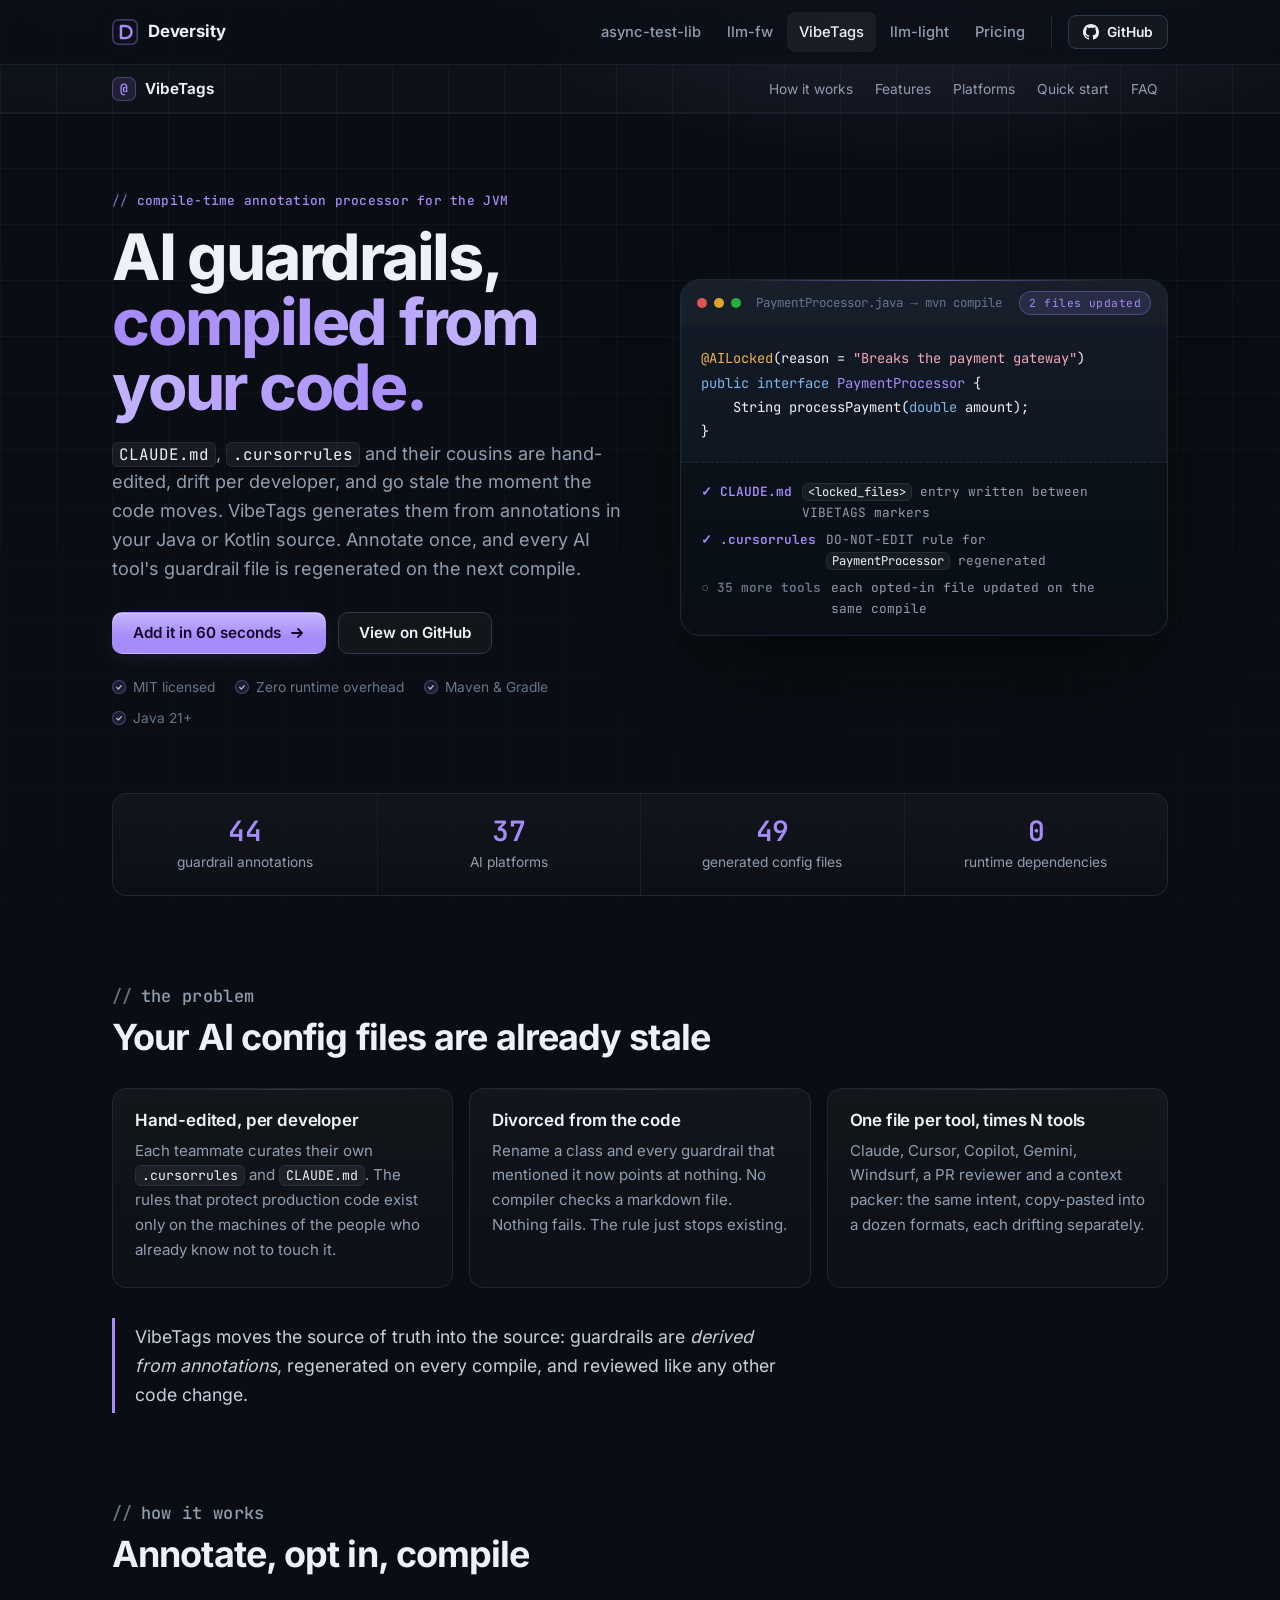
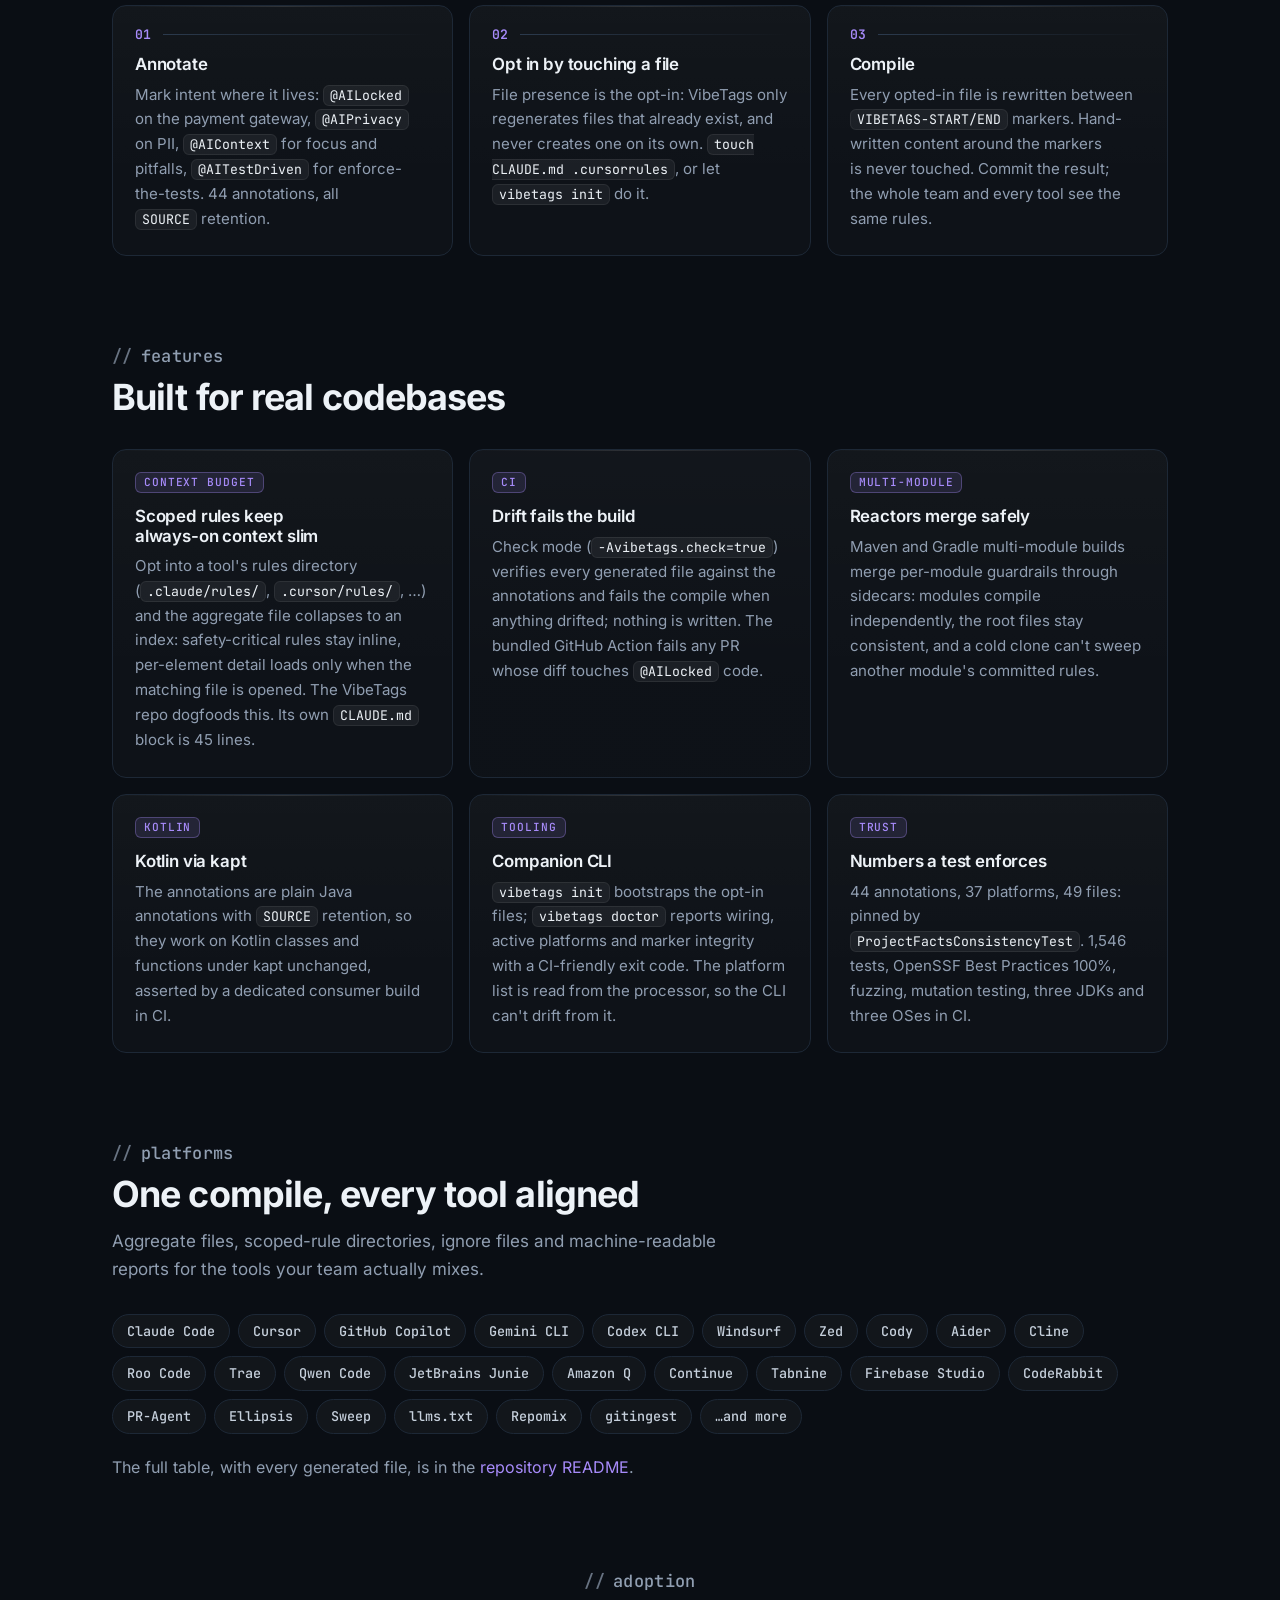
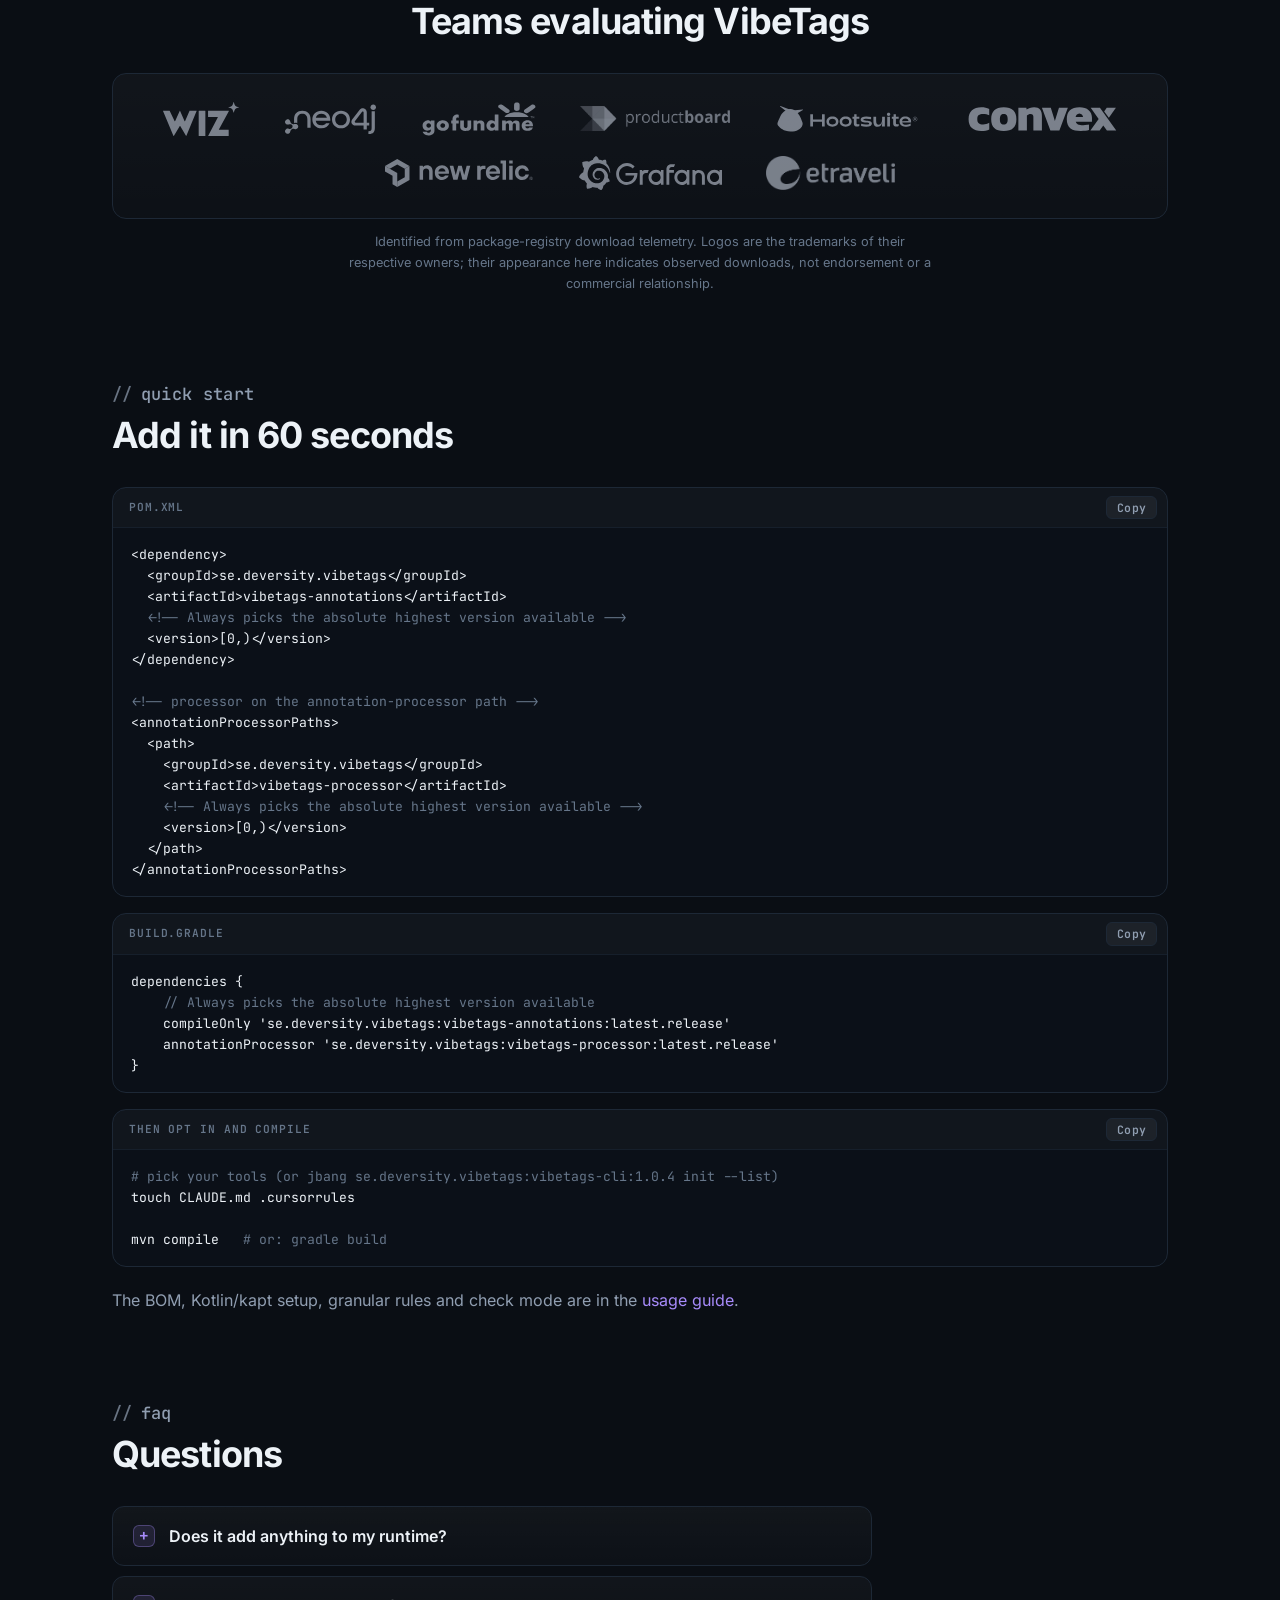
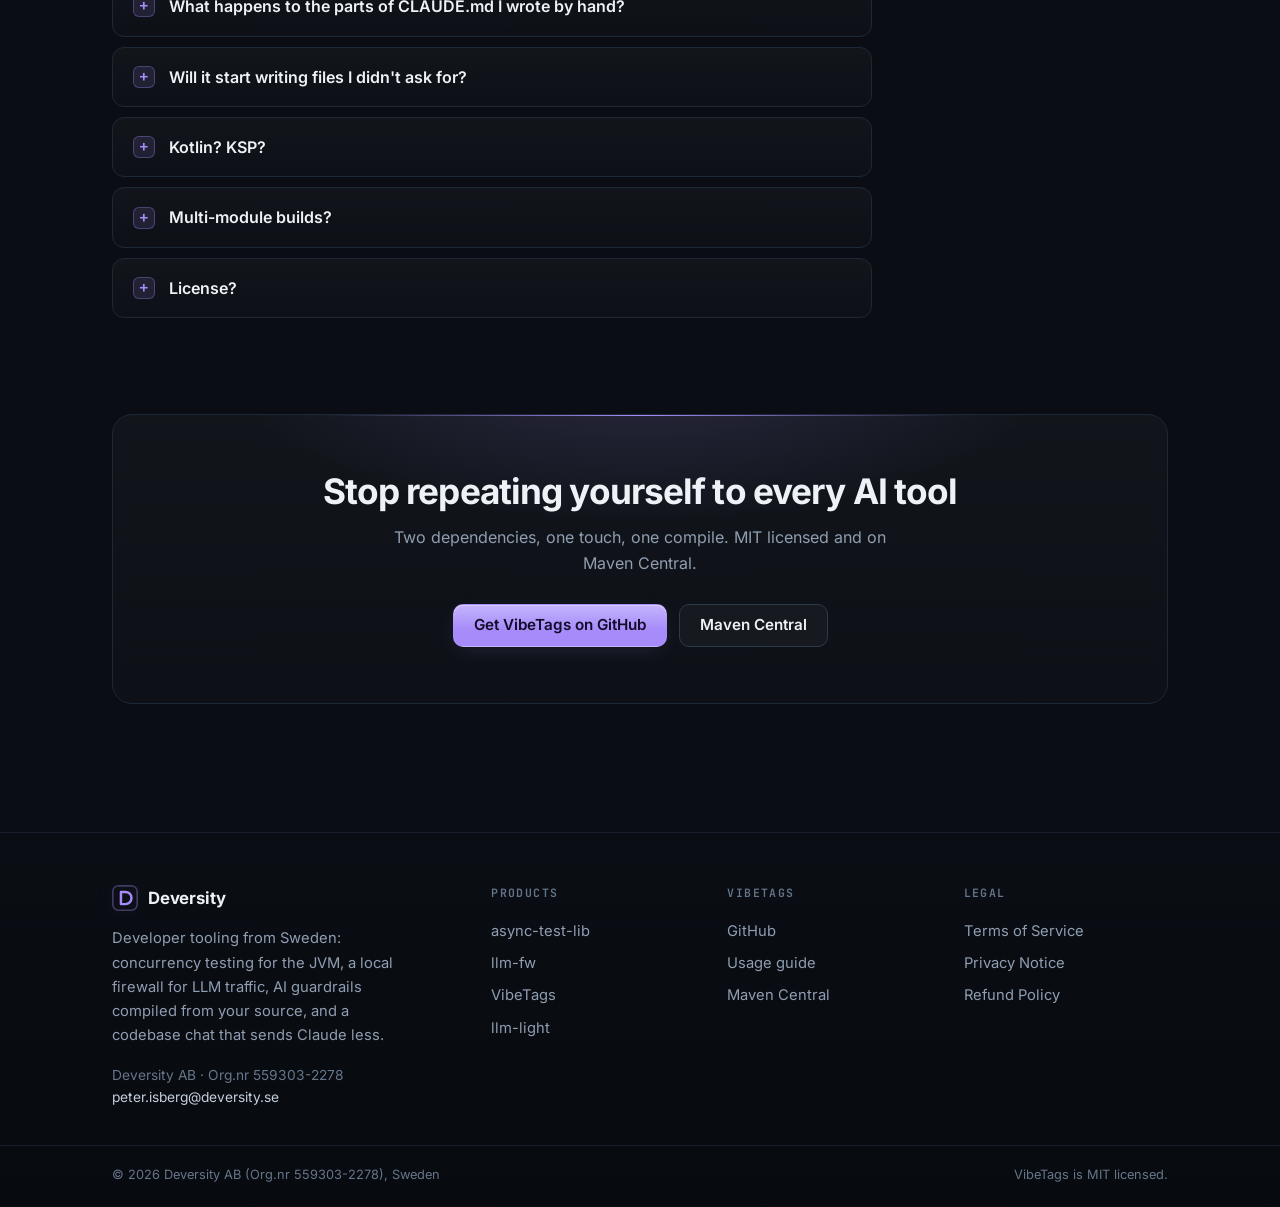
<file: vibetags/index.html>
<!DOCTYPE html>
<html lang="en">
<head>
<meta charset="utf-8">
<meta name="viewport" content="width=device-width, initial-scale=1">
<meta property="og:site_name" content="Deversity">
<meta property="og:image" content="https://deversity.se/assets/og/og-vibetags.png">
<meta property="og:image:width" content="1200">
<meta property="og:image:height" content="630">
<meta property="og:image:alt" content="VibeTags: AI guardrails, compiled from your code">
<meta name="twitter:image" content="https://deversity.se/assets/og/og-vibetags.png">
<title>VibeTags - AI Guardrails for Java, Compiled From Your Code</title>
<meta name="description" content="VibeTags is a compile-time Java annotation processor that generates guardrail files for 37 AI coding tools — CLAUDE.md, .cursorrules, copilot-instructions and more — from annotations in your source. MIT licensed, zero runtime overhead.">
<meta name="keywords" content="VibeTags, AI guardrails, annotation processor, CLAUDE.md, cursorrules, AI coding tools, Java, Kotlin, AI safety, Claude Code, Cursor, Copilot">
<meta name="author" content="Peter Isberg">
<meta name="theme-color" content="#0a0e14">
<link rel="canonical" href="https://deversity.se/vibetags/">
<meta property="og:title" content="VibeTags - AI Guardrails for Java">
<meta property="og:description" content="Annotate once; every AI tool's guardrail file is regenerated on the next compile. 44 annotations, 37 platforms, zero runtime overhead. MIT licensed.">
<meta property="og:type" content="website">
<meta property="og:url" content="https://deversity.se/vibetags/">
<meta name="twitter:card" content="summary_large_image">
<link rel="icon" type="image/svg+xml" href="data:image/svg+xml,%3Csvg xmlns='http://www.w3.org/2000/svg' viewBox='0 0 64 64'%3E%3Crect width='64' height='64' rx='14' fill='%230a0e14'/%3E%3Cpath d='M14 20l14 26L42 20' fill='none' stroke='%23a78bfa' stroke-width='6' stroke-linecap='round' stroke-linejoin='round'/%3E%3Cpath d='M40 34h12M46 28v12' stroke='%23a78bfa' stroke-width='4' stroke-linecap='round'/%3E%3C/svg%3E">
<link rel="preload" href="/assets/fonts/Inter-latin.woff2" as="font" type="font/woff2" crossorigin>
<link rel="preload" href="/assets/fonts/JetBrainsMono-latin.woff2" as="font" type="font/woff2" crossorigin>
<link rel="stylesheet" href="/assets/site.css">
<link rel="stylesheet" href="style.css">
<script>document.documentElement.classList.add('js');</script>
</head>
<body>
<a class="skip-link" href="#main">Skip to content</a>
<header class="site-head">
  <nav class="nav wrap" aria-label="Main">
    <a class="brand" href="/">
      <svg class="mark" viewBox="0 0 64 64" aria-hidden="true"><rect x="2" y="2" width="60" height="60" rx="14" fill="none" stroke="currentColor" opacity="0.35" stroke-width="4"/><path d="M22 17h11a15 15 0 0 1 0 30H22z" fill="none" stroke="currentColor" stroke-width="6" stroke-linejoin="round"/></svg>
      Deversity
    </a>
    <button class="nav-toggle" type="button" aria-expanded="false" aria-controls="nav-menu" aria-label="Menu">
      <svg class="bars" width="20" height="20" viewBox="0 0 20 20" fill="none" stroke="currentColor" stroke-width="1.8" stroke-linecap="round" aria-hidden="true"><path d="M3 6h14M3 10h14M3 14h14"/></svg>
      <svg class="x" width="20" height="20" viewBox="0 0 20 20" fill="none" stroke="currentColor" stroke-width="1.8" stroke-linecap="round" aria-hidden="true"><path d="M5 5l10 10M15 5L5 15"/></svg>
    </button>
    <div class="nav-menu" id="nav-menu">
      <div class="nav-links">
        <a href="/">async-test-lib</a>
        <a href="/llmfw/">llm-fw</a>
        <a href="/vibetags/" aria-current="page">VibeTags</a>
        <a href="/llm-light/">llm-light</a>
        <a href="/pricing.html">Pricing</a>
      </div>
      <div class="nav-actions">
        <a class="btn btn-ghost btn-sm" href="https://github.com/PIsberg/vibetags">
          <svg viewBox="0 0 16 16" fill="currentColor" aria-hidden="true"><path d="M8 0C3.58 0 0 3.58 0 8c0 3.54 2.29 6.53 5.47 7.59.4.07.55-.17.55-.38 0-.19-.01-.82-.01-1.49-2.01.37-2.53-.49-2.69-.94-.09-.23-.48-.94-.82-1.13-.28-.15-.68-.52-.01-.53.63-.01 1.08.58 1.23.82.72 1.21 1.87.87 2.33.66.07-.52.28-.87.51-1.07-1.78-.2-3.64-.89-3.64-3.95 0-.87.31-1.59.82-2.15-.08-.2-.36-1.02.08-2.12 0 0 .67-.21 2.2.82.64-.18 1.32-.27 2-.27.68 0 1.36.09 2 .27 1.53-1.04 2.2-.82 2.2-.82.44 1.1.16 1.92.08 2.12.51.56.82 1.27.82 2.15 0 3.07-1.87 3.75-3.65 3.95.29.25.54.73.54 1.48 0 1.07-.01 1.93-.01 2.2 0 .21.15.46.55.38A8.01 8.01 0 0 0 16 8c0-4.42-3.58-8-8-8z"/></svg>
          GitHub
        </a>
      </div>
    </div>
  </nav>
</header>
<div class="subnav">
  <nav class="wrap subnav-inner" aria-label="On this page">
    <a class="subnav-name" href="#main"><span class="glyph" aria-hidden="true">@</span>VibeTags</a>
    <div class="subnav-links">
      <a href="#how">How it works</a>
      <a href="#features">Features</a>
      <a href="#platforms">Platforms</a>
      <a href="#setup">Quick start</a>
      <a href="#faq">FAQ</a>
    </div>
  </nav>
</div>

<main class="wrap" id="main">

  <section class="hero" id="hero">
    <div class="hero-copy">
      <p class="eyebrow">compile-time annotation processor for the JVM</p>
      <h1>AI guardrails,<br><span class="hl">compiled from your code.</span></h1>
      <p class="lede"><code>CLAUDE.md</code>, <code>.cursorrules</code> and their cousins are hand-edited,
      drift per developer, and go stale the moment the code moves. VibeTags generates them
      from annotations in your Java or Kotlin source. Annotate once, and every AI tool's
      guardrail file is regenerated on the next compile.</p>
      <div class="actions">
        <a class="btn btn-primary" href="#setup">Add it in 60 seconds
          <svg viewBox="0 0 16 16" fill="none" stroke="currentColor" stroke-width="1.8" stroke-linecap="round" stroke-linejoin="round" aria-hidden="true"><path d="M3 8h10M9 4l4 4-4 4"/></svg>
        </a>
        <a class="btn btn-ghost" href="https://github.com/PIsberg/vibetags">View on GitHub</a>
      </div>
      <ul class="ticks" aria-label="At a glance">
        <li>MIT licensed</li>
        <li>Zero runtime overhead</li>
        <li>Maven &amp; Gradle</li>
        <li>Java 21+</li>
      </ul>
    </div>
    <figure class="term" role="img" aria-label="Example: one annotation becomes guardrail entries for every AI tool">
      <figcaption class="term-bar">
        <span class="dot"></span><span class="dot"></span><span class="dot"></span>
        <span class="term-title">PaymentProcessor.java &rarr; mvn compile</span>
        <span class="term-status ok">2 files updated</span>
      </figcaption>
      <pre class="term-code"><code><span class="ann">@AILocked</span>(reason = <span class="str">"Breaks the payment gateway"</span>)
<span class="kw">public interface</span> <span class="fn">PaymentProcessor</span> {
    String processPayment(<span class="kw">double</span> amount);
}</code></pre>
      <div class="term-report">
        <p class="rep-line ok"><span>&#x2713; CLAUDE.md</span><span><code>&lt;locked_files&gt;</code> entry written between VIBETAGS markers</span></p>
        <p class="rep-line ok"><span>&#x2713; .cursorrules</span><span>DO-NOT-EDIT rule for <code>PaymentProcessor</code> regenerated</span></p>
        <p class="rep-line dim"><span>&#x25CB; 35 more tools</span><span>each opted-in file updated on the same compile</span></p>
      </div>
    </figure>
  </section>

  <section class="stats" style="--cols: 4" aria-label="Key facts">
    <div><strong>44</strong><span>guardrail annotations</span></div>
    <div><strong>37</strong><span>AI platforms</span></div>
    <div><strong>49</strong><span>generated config files</span></div>
    <div><strong>0</strong><span>runtime dependencies</span></div>
  </section>

  <section class="section" id="problem">
    <div class="section-head">
      <p class="eyebrow">the problem</p>
      <h2>Your AI config files are already stale</h2>
    </div>
    <div class="grid three">
      <div class="card">
        <h3>Hand-edited, per developer</h3>
        <p>Each teammate curates their own <code>.cursorrules</code> and <code>CLAUDE.md</code>.
        The rules that protect production code exist only on the machines of the people who
        already know not to touch it.</p>
      </div>
      <div class="card">
        <h3>Divorced from the code</h3>
        <p>Rename a class and every guardrail that mentioned it now points at nothing. No
        compiler checks a markdown file. Nothing fails. The rule just stops existing.</p>
      </div>
      <div class="card">
        <h3>One file per tool, times N tools</h3>
        <p>Claude, Cursor, Copilot, Gemini, Windsurf, a PR reviewer and a context packer:
        the same intent, copy-pasted into a dozen formats, each drifting separately.</p>
      </div>
    </div>
    <p class="punch">VibeTags moves the source of truth into the source:
    guardrails are <em>derived from annotations</em>, regenerated on every compile,
    and reviewed like any other code change.</p>
  </section>

  <section class="section" id="how">
    <div class="section-head">
      <p class="eyebrow">how it works</p>
      <h2>Annotate, opt in, compile</h2>
    </div>
    <div class="grid three steps">
      <div class="card">
        <span class="num">01</span>
        <h3>Annotate</h3>
        <p>Mark intent where it lives: <code>@AILocked</code> on the payment gateway,
        <code>@AIPrivacy</code> on PII, <code>@AIContext</code> for focus and pitfalls,
        <code>@AITestDriven</code> for enforce-the-tests. 44 annotations, all
        <code>SOURCE</code> retention.</p>
      </div>
      <div class="card">
        <span class="num">02</span>
        <h3>Opt in by touching a file</h3>
        <p>File presence is the opt-in: VibeTags only regenerates files that already exist,
        and never creates one on its own. <code>touch CLAUDE.md .cursorrules</code>, or let
        <code>vibetags init</code> do it.</p>
      </div>
      <div class="card">
        <span class="num">03</span>
        <h3>Compile</h3>
        <p>Every opted-in file is rewritten between <code>VIBETAGS-START/END</code> markers.
        Hand-written content around the markers is never touched. Commit the result;
        the whole team and every tool see the same rules.</p>
      </div>
    </div>
  </section>

  <section class="section" id="features">
    <div class="section-head">
      <p class="eyebrow">features</p>
      <h2>Built for real codebases</h2>
    </div>
    <div class="grid three">
      <div class="card">
        <span class="tag">CONTEXT BUDGET</span>
        <h3>Scoped rules keep always-on context slim</h3>
        <p>Opt into a tool's rules directory (<code>.claude/rules/</code>,
        <code>.cursor/rules/</code>, &hellip;) and the aggregate file collapses to an index:
        safety-critical rules stay inline, per-element detail loads only when the matching
        file is opened. The VibeTags repo dogfoods this. Its own <code>CLAUDE.md</code>
        block is 45 lines.</p>
      </div>
      <div class="card">
        <span class="tag">CI</span>
        <h3>Drift fails the build</h3>
        <p>Check mode (<code>-Avibetags.check=true</code>) verifies every generated file
        against the annotations and fails the compile when anything drifted; nothing is
        written. The bundled GitHub Action fails any PR whose diff touches
        <code>@AILocked</code> code.</p>
      </div>
      <div class="card">
        <span class="tag">MULTI-MODULE</span>
        <h3>Reactors merge safely</h3>
        <p>Maven and Gradle multi-module builds merge per-module guardrails through
        sidecars: modules compile independently, the root files stay consistent, and a
        cold clone can't sweep another module's committed rules.</p>
      </div>
      <div class="card">
        <span class="tag">KOTLIN</span>
        <h3>Kotlin via kapt</h3>
        <p>The annotations are plain Java annotations with <code>SOURCE</code> retention,
        so they work on Kotlin classes and functions under kapt unchanged, asserted by a
        dedicated consumer build in CI.</p>
      </div>
      <div class="card">
        <span class="tag">TOOLING</span>
        <h3>Companion CLI</h3>
        <p><code>vibetags init</code> bootstraps the opt-in files;
        <code>vibetags doctor</code> reports wiring, active platforms and marker integrity
        with a CI-friendly exit code. The platform list is read from the processor, so the
        CLI can't drift from it.</p>
      </div>
      <div class="card">
        <span class="tag">TRUST</span>
        <h3>Numbers a test enforces</h3>
        <p>44 annotations, 37 platforms, 49 files: pinned by
        <code>ProjectFactsConsistencyTest</code>. 1,546 tests, OpenSSF Best Practices
        100%, fuzzing, mutation testing, three JDKs and three OSes in CI.</p>
      </div>
    </div>
  </section>

  <section class="section" id="platforms">
    <div class="section-head">
      <p class="eyebrow">platforms</p>
      <h2>One compile, every tool aligned</h2>
      <p>Aggregate files, scoped-rule directories, ignore files and machine-readable reports
      for the tools your team actually mixes.</p>
    </div>
    <ul class="logo-wall" aria-label="Supported AI platforms">
      <li>Claude Code</li><li>Cursor</li><li>GitHub Copilot</li><li>Gemini CLI</li>
      <li>Codex CLI</li><li>Windsurf</li><li>Zed</li><li>Cody</li><li>Aider</li>
      <li>Cline</li><li>Roo Code</li><li>Trae</li><li>Qwen Code</li><li>JetBrains Junie</li>
      <li>Amazon Q</li><li>Continue</li><li>Tabnine</li><li>Firebase Studio</li>
      <li>CodeRabbit</li><li>PR-Agent</li><li>Ellipsis</li><li>Sweep</li>
      <li>llms.txt</li><li>Repomix</li><li>gitingest</li><li>&hellip;and more</li>
    </ul>
    <p class="sub">The full table, with every generated file, is in the
    <a href="https://github.com/PIsberg/vibetags#readme">repository README</a>.</p>
  </section>

  <section class="section" id="used-by">
    <div class="section-head center">
      <p class="eyebrow">adoption</p>
      <h2>Teams evaluating VibeTags</h2>
    </div>
    <ul class="customer-wall" aria-label="Organisations that have pulled VibeTags">
      <li><img src="logos/wiz.svg" alt="Wiz" width="76" height="34" loading="lazy"></li>
      <li><img src="logos/neo4j.svg" alt="Neo4j" width="95" height="34" loading="lazy"></li>
      <li><img src="logos/gofundme.svg" alt="GoFundMe" width="114" height="34" loading="lazy"></li>
      <li><img src="logos/productboard.png" alt="Productboard" width="150" height="25" loading="lazy"></li>
      <li><img src="logos/hootsuite.svg" alt="Hootsuite" width="150" height="32" loading="lazy"></li>
      <li><img src="logos/convex.svg" alt="Convex" width="150" height="28" loading="lazy"></li>
      <li><img src="logos/newrelic.svg" alt="New Relic" width="150" height="28" loading="lazy"></li>
      <li><img src="logos/grafana.svg" alt="Grafana Labs" width="144" height="34" loading="lazy"></li>
      <li><img src="logos/etraveli.png" alt="Etraveli" width="128" height="34" loading="lazy"></li>
    </ul>
    <p class="customer-note">Identified from package-registry download telemetry.
    Logos are the trademarks of their respective owners; their appearance here
    indicates observed downloads, not endorsement or a commercial relationship.</p>
  </section>

  <section class="section" id="setup">
    <div class="section-head">
      <p class="eyebrow">quick start</p>
      <h2>Add it in 60 seconds</h2>
    </div>
    <div class="setup-grid">
      <div class="setup-block">
        <div class="codeblock">
          <div class="codeblock-bar"><span>pom.xml</span><button class="copy" type="button" aria-label="Copy the Maven snippet">Copy</button></div>
<pre><code>&lt;dependency&gt;
  &lt;groupId&gt;se.deversity.vibetags&lt;/groupId&gt;
  &lt;artifactId&gt;vibetags-annotations&lt;/artifactId&gt;
  <span class="cm">&lt;!-- Always picks the absolute highest version available --&gt;</span>
  &lt;version&gt;[0,)&lt;/version&gt;
&lt;/dependency&gt;

<span class="cm">&lt;!-- processor on the annotation-processor path --&gt;</span>
&lt;annotationProcessorPaths&gt;
  &lt;path&gt;
    &lt;groupId&gt;se.deversity.vibetags&lt;/groupId&gt;
    &lt;artifactId&gt;vibetags-processor&lt;/artifactId&gt;
    <span class="cm">&lt;!-- Always picks the absolute highest version available --&gt;</span>
    &lt;version&gt;[0,)&lt;/version&gt;
  &lt;/path&gt;
&lt;/annotationProcessorPaths&gt;</code></pre>
        </div>
      </div>
      <div class="setup-block">
        <div class="codeblock">
          <div class="codeblock-bar"><span>build.gradle</span><button class="copy" type="button" aria-label="Copy the Gradle snippet">Copy</button></div>
<pre><code>dependencies {
    <span class="cm">// Always picks the absolute highest version available</span>
    compileOnly 'se.deversity.vibetags:vibetags-annotations:latest.release'
    annotationProcessor 'se.deversity.vibetags:vibetags-processor:latest.release'
}</code></pre>
        </div>
        <div class="codeblock">
          <div class="codeblock-bar"><span>then opt in and compile</span><button class="copy" type="button" aria-label="Copy the opt-in commands">Copy</button></div>
<pre><code><span class="cm"># pick your tools (or jbang se.deversity.vibetags:vibetags-cli:1.0.4 init --list)</span>
touch CLAUDE.md .cursorrules

mvn compile   <span class="cm"># or: gradle build</span></code></pre>
        </div>
      </div>
    </div>
    <p class="sub">The BOM, Kotlin/kapt setup, granular rules and check mode are in the
    <a href="https://github.com/PIsberg/vibetags/blob/main/USAGE.md">usage guide</a>.</p>
  </section>

  <section class="section" id="faq">
    <div class="section-head">
      <p class="eyebrow">faq</p>
      <h2>Questions</h2>
    </div>
    <div class="faq">
      <details>
        <summary>Does it add anything to my runtime?</summary>
        <p>No. Every annotation is <code>RetentionPolicy.SOURCE</code>: erased at compile
        time, nothing in the class files, nothing on the runtime classpath. The processor
        runs inside javac and only on your build machines.</p>
      </details>
      <details>
        <summary>What happens to the parts of CLAUDE.md I wrote by hand?</summary>
        <p>They survive. Generated content lives strictly between
        <code>VIBETAGS-START</code>/<code>VIBETAGS-END</code> markers; everything outside is
        yours and is never touched. Whole-file formats (JSON/TOML configs) are documented
        as such.</p>
      </details>
      <details>
        <summary>Will it start writing files I didn't ask for?</summary>
        <p>No. File presence is the opt-in: the processor only regenerates files that
        already exist, and deleting a file deactivates that platform. The one documented
        exception: activating Codex also writes its sidecar config.</p>
      </details>
      <details>
        <summary>Kotlin? KSP?</summary>
        <p>Kotlin works under kapt (a CI-built example consumer proves it). KSP is not
        supported; it does not run JSR&nbsp;269 processors. Class- and function-level
        annotations work fully under kapt.</p>
      </details>
      <details>
        <summary>Multi-module builds?</summary>
        <p>Fully supported for Maven and Gradle reactors: per-module sidecars merge into
        the root files, modules can opt into their own scoped output, and a lean indexed
        root keeps the always-loaded context small. See the multi-module guide in the
        repository.</p>
      </details>
      <details>
        <summary>License?</summary>
        <p>MIT, free for any use, commercial included. If it saves you time, the repo has
        a donation link.</p>
      </details>
    </div>
  </section>

  <section class="cta-band" aria-labelledby="cta-title">
    <h2 id="cta-title">Stop repeating yourself to every AI tool</h2>
    <p>Two dependencies, one touch, one compile. MIT licensed and on Maven Central.</p>
    <div class="actions">
      <a class="btn btn-primary" href="https://github.com/PIsberg/vibetags">Get VibeTags on GitHub</a>
      <a class="btn btn-ghost" href="https://central.sonatype.com/artifact/se.deversity.vibetags/vibetags-processor">Maven Central</a>
    </div>
  </section>

</main>

<footer class="site-foot">
  <div class="wrap foot-grid">
    <div class="foot-brand">
      <a class="brand" href="/">
        <svg class="mark" viewBox="0 0 64 64" aria-hidden="true"><rect x="2" y="2" width="60" height="60" rx="14" fill="none" stroke="currentColor" opacity="0.35" stroke-width="4"/><path d="M22 17h11a15 15 0 0 1 0 30H22z" fill="none" stroke="currentColor" stroke-width="6" stroke-linejoin="round"/></svg>
        Deversity
      </a>
      <p>Developer tooling from Sweden: concurrency testing for the JVM, a local firewall for LLM traffic, AI guardrails compiled from your source, and a codebase chat that sends Claude less.</p>
      <p class="foot-contact">Deversity AB &middot; Org.nr 559303-2278<br><a href="mailto:peter.isberg@deversity.se">peter.isberg@deversity.se</a></p>
    </div>
    <div class="foot-col">
      <h4>Products</h4>
      <a href="/">async-test-lib</a>
      <a href="/llmfw/">llm-fw</a>
      <a href="/vibetags/">VibeTags</a>
      <a href="/llm-light/">llm-light</a>
    </div>
    <div class="foot-col">
      <h4>VibeTags</h4>
      <a href="https://github.com/PIsberg/vibetags">GitHub</a>
      <a href="https://github.com/PIsberg/vibetags/blob/main/USAGE.md">Usage guide</a>
      <a href="https://central.sonatype.com/artifact/se.deversity.vibetags/vibetags-processor">Maven Central</a>
    </div>
    <div class="foot-col">
      <h4>Legal</h4>
      <a href="/terms.html">Terms of Service</a>
      <a href="/privacy.html">Privacy Notice</a>
      <a href="/refunds.html">Refund Policy</a>
    </div>
  </div>
  <div class="foot-bar">
    <div class="wrap">
      <span>&copy; 2026 Deversity AB (Org.nr 559303-2278), Sweden</span>
      <span>VibeTags is MIT licensed.</span>
    </div>
  </div>
</footer>
<script src="/assets/site.js"></script>
</body>
</html>
</file>
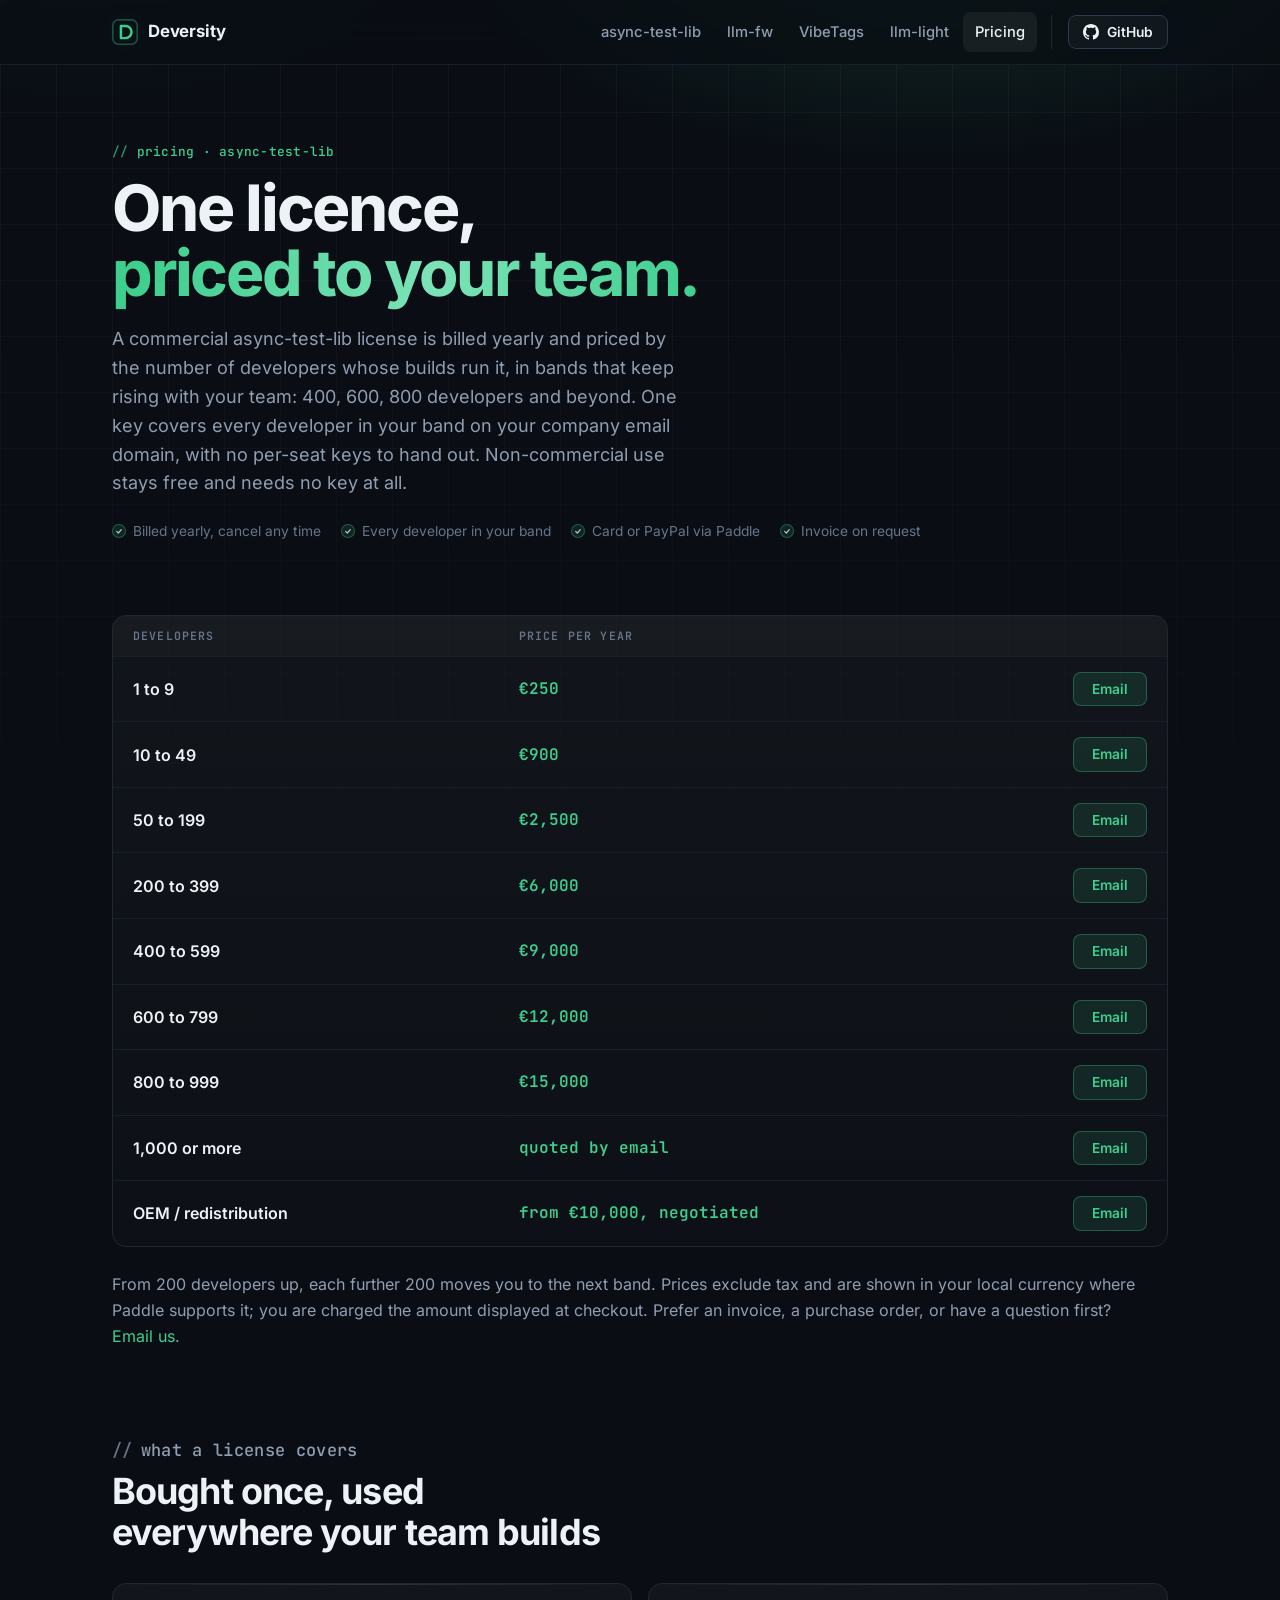
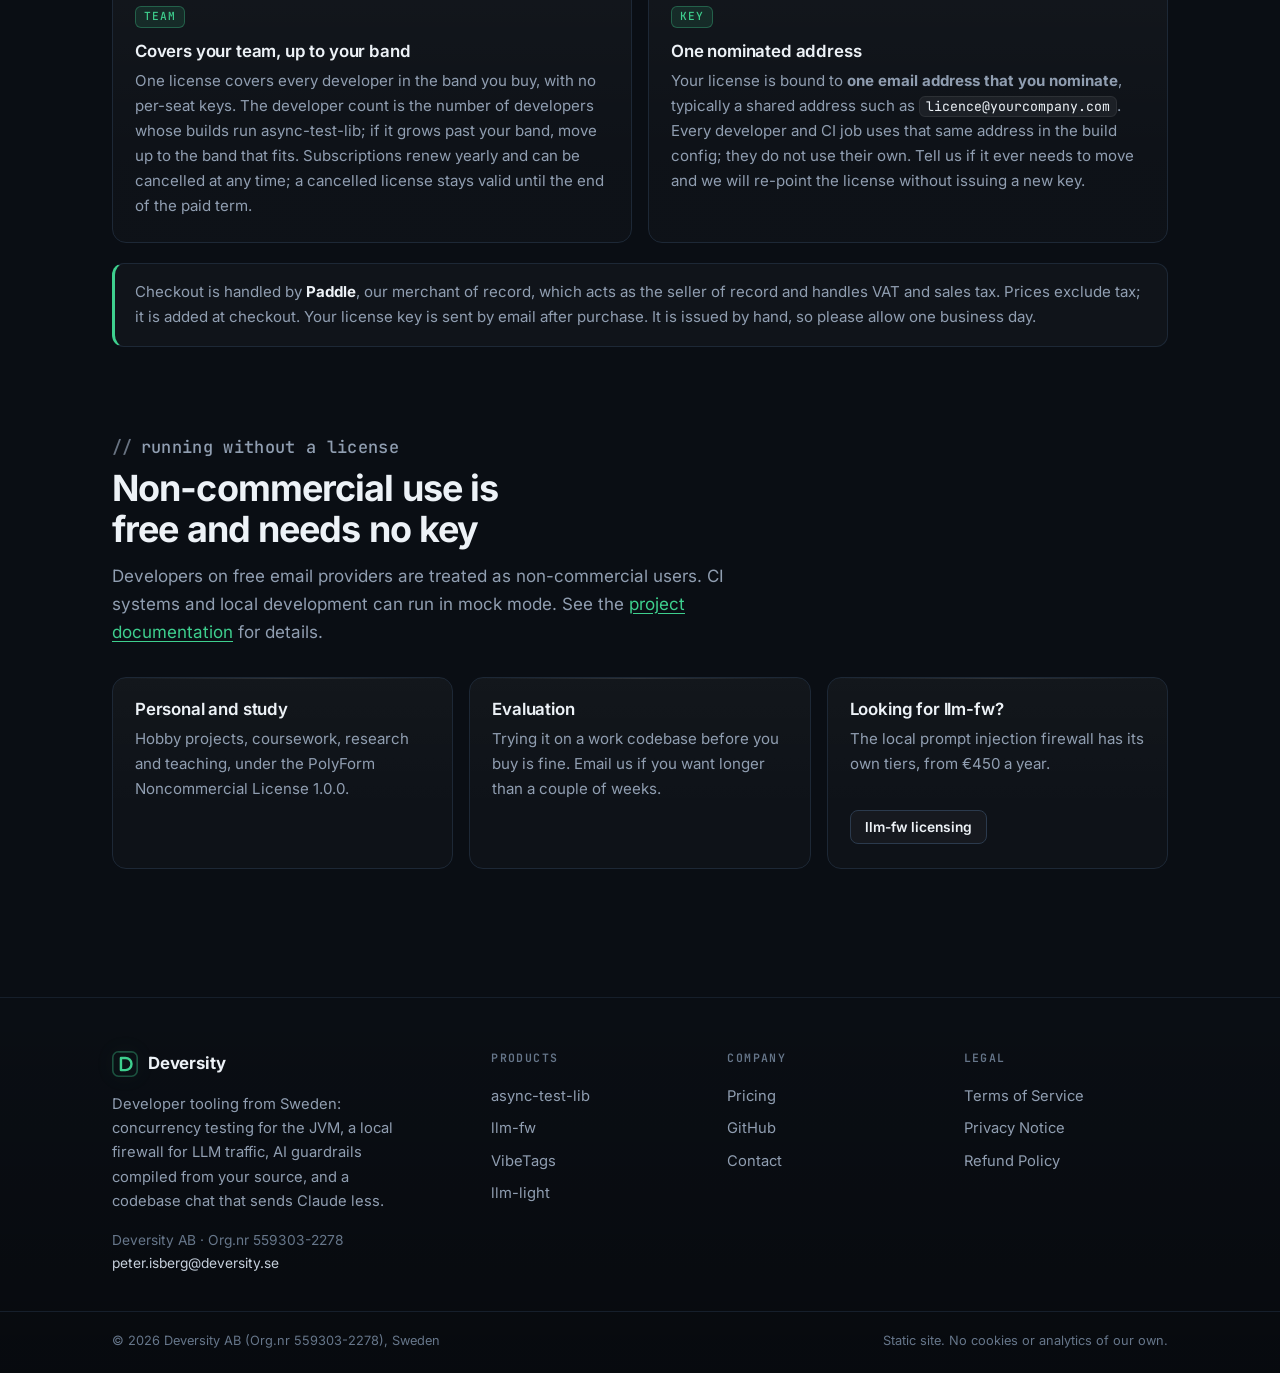
<file: pricing.html>
<!DOCTYPE html>
<html lang="en">
<head>
<meta charset="utf-8">
<meta name="viewport" content="width=device-width, initial-scale=1">
<meta name="description" content="Commercial licensing for async-test-lib, billed yearly per company email domain. Non-commercial use is free.">
<meta name="theme-color" content="#0a0e14">
<link rel="canonical" href="https://deversity.se/pricing.html">
<meta property="og:type" content="website">
<meta property="og:url" content="https://deversity.se/pricing.html">
<meta property="og:title" content="Pricing - Deversity">
<meta property="og:description" content="Commercial licensing for async-test-lib, billed yearly per company email domain. Non-commercial use is free.">
<meta name="twitter:card" content="summary_large_image">
<meta property="og:site_name" content="Deversity">
<meta property="og:image" content="https://deversity.se/assets/og/og-deversity.png">
<meta property="og:image:width" content="1200">
<meta property="og:image:height" content="630">
<meta property="og:image:alt" content="Deversity: concurrency bugs, forced out of hiding">
<meta name="twitter:image" content="https://deversity.se/assets/og/og-deversity.png">
<title>Pricing - Deversity</title>
<link rel="icon" type="image/svg+xml" href="data:image/svg+xml,%3Csvg xmlns='http://www.w3.org/2000/svg' viewBox='0 0 64 64'%3E%3Crect width='64' height='64' rx='14' fill='%230a0e14'/%3E%3Cpath d='M22 17h11a15 15 0 0 1 0 30H22z' fill='none' stroke='%233ecf8e' stroke-width='6' stroke-linejoin='round'/%3E%3C/svg%3E">
<link rel="preload" href="/assets/fonts/Inter-latin.woff2" as="font" type="font/woff2" crossorigin>
<link rel="preload" href="/assets/fonts/JetBrainsMono-latin.woff2" as="font" type="font/woff2" crossorigin>
<link rel="stylesheet" href="/assets/site.css">
<script>document.documentElement.classList.add('js');</script>
</head>
<body>
<a class="skip-link" href="#main">Skip to content</a>
<header class="site-head">
  <nav class="nav wrap" aria-label="Main">
    <a class="brand" href="/">
      <svg class="mark" viewBox="0 0 64 64" aria-hidden="true"><rect x="2" y="2" width="60" height="60" rx="14" fill="none" stroke="currentColor" opacity="0.35" stroke-width="4"/><path d="M22 17h11a15 15 0 0 1 0 30H22z" fill="none" stroke="currentColor" stroke-width="6" stroke-linejoin="round"/></svg>
      Deversity
    </a>
    <button class="nav-toggle" type="button" aria-expanded="false" aria-controls="nav-menu" aria-label="Menu">
      <svg class="bars" width="20" height="20" viewBox="0 0 20 20" fill="none" stroke="currentColor" stroke-width="1.8" stroke-linecap="round" aria-hidden="true"><path d="M3 6h14M3 10h14M3 14h14"/></svg>
      <svg class="x" width="20" height="20" viewBox="0 0 20 20" fill="none" stroke="currentColor" stroke-width="1.8" stroke-linecap="round" aria-hidden="true"><path d="M5 5l10 10M15 5L5 15"/></svg>
    </button>
    <div class="nav-menu" id="nav-menu">
      <div class="nav-links">
        <a href="/">async-test-lib</a>
        <a href="/llmfw/">llm-fw</a>
        <a href="/vibetags/">VibeTags</a>
        <a href="/llm-light/">llm-light</a>
        <a href="/pricing.html" aria-current="page">Pricing</a>
      </div>
      <div class="nav-actions">
        <a class="btn btn-ghost btn-sm" href="https://github.com/PIsberg">
          <svg viewBox="0 0 16 16" fill="currentColor" aria-hidden="true"><path d="M8 0C3.58 0 0 3.58 0 8c0 3.54 2.29 6.53 5.47 7.59.4.07.55-.17.55-.38 0-.19-.01-.82-.01-1.49-2.01.37-2.53-.49-2.69-.94-.09-.23-.48-.94-.82-1.13-.28-.15-.68-.52-.01-.53.63-.01 1.08.58 1.23.82.72 1.21 1.87.87 2.33.66.07-.52.28-.87.51-1.07-1.78-.2-3.64-.89-3.64-3.95 0-.87.31-1.59.82-2.15-.08-.2-.36-1.02.08-2.12 0 0 .67-.21 2.2.82.64-.18 1.32-.27 2-.27.68 0 1.36.09 2 .27 1.53-1.04 2.2-.82 2.2-.82.44 1.1.16 1.92.08 2.12.51.56.82 1.27.82 2.15 0 3.07-1.87 3.75-3.65 3.95.29.25.54.73.54 1.48 0 1.07-.01 1.93-.01 2.2 0 .21.15.46.55.38A8.01 8.01 0 0 0 16 8c0-4.42-3.58-8-8-8z"/></svg>
          GitHub
        </a>
      </div>
    </div>
  </nav>
</header>

<main class="wrap" id="main">

  <section class="hero single">
    <div class="hero-copy">
      <p class="eyebrow">pricing &middot; async-test-lib</p>
      <h1>One licence,<br><span class="hl">priced to your team.</span></h1>
      <p class="lede">A commercial async-test-lib license is billed yearly and priced by the number of
      developers whose builds run it, in bands that keep rising with your team: 400, 600, 800
      developers and beyond. One key covers every developer in your band on your company email
      domain, with no per-seat keys to hand out. Non-commercial use stays free and needs no key at
      all.</p>
      <ul class="ticks" aria-label="At a glance">
        <li>Billed yearly, cancel any time</li>
        <li>Every developer in your band</li>
        <li>Card or PayPal via Paddle</li>
        <li>Invoice on request</li>
      </ul>
    </div>
  </section>

  <section class="section" id="tiers" style="padding-top: 40px">
    <div class="table-wrap">
    <table>
      <thead>
        <tr><th>Developers</th><th>Price per year</th><th class="buy-col"></th></tr>
      </thead>
      <tbody>
        <tr>
          <td>1 to 9</td>
          <td class="price" data-price-id="pri_01kzdb19bce4cxw9hadg54wg2s" data-eur="250">&euro;250</td>
          <td class="buy-col"><button class="buy" type="button" data-price-id="pri_01kzdb19bce4cxw9hadg54wg2s" data-tier="1 to 9 developers">Buy</button></td>
        </tr>
        <tr>
          <td>10 to 49</td>
          <td class="price" data-price-id="pri_01kzdb2ja6gm0pbw8za6y080pw" data-eur="900">&euro;900</td>
          <td class="buy-col"><button class="buy" type="button" data-price-id="pri_01kzdb2ja6gm0pbw8za6y080pw" data-tier="10 to 49 developers">Buy</button></td>
        </tr>
        <tr>
          <td>50 to 199</td>
          <td class="price" data-price-id="pri_01kzdb3tbre6gmtn3ct428hnnh" data-eur="2500">&euro;2,500</td>
          <td class="buy-col"><button class="buy" type="button" data-price-id="pri_01kzdb3tbre6gmtn3ct428hnnh" data-tier="50 to 199 developers">Buy</button></td>
        </tr>
        <tr>
          <td>200 to 399</td>
          <td class="price" data-price-id="pri_01kzdb53cjn6rzhy4da9gent8v" data-eur="6000">&euro;6,000</td>
          <td class="buy-col"><button class="buy" type="button" data-price-id="pri_01kzdb53cjn6rzhy4da9gent8v" data-tier="200 to 399 developers">Buy</button></td>
        </tr>
        <tr>
          <td>400 to 599</td>
          <td class="price" data-price-id="pri_01kzdb53cjn6rzhy4da9gent8v" data-addons="1" data-eur="9000">&euro;9,000</td>
          <td class="buy-col"><button class="buy" type="button" data-price-id="pri_01kzdb53cjn6rzhy4da9gent8v" data-addons="1" data-tier="400 to 599 developers">Buy</button></td>
        </tr>
        <tr>
          <td>600 to 799</td>
          <td class="price" data-price-id="pri_01kzdb53cjn6rzhy4da9gent8v" data-addons="2" data-eur="12000">&euro;12,000</td>
          <td class="buy-col"><button class="buy" type="button" data-price-id="pri_01kzdb53cjn6rzhy4da9gent8v" data-addons="2" data-tier="600 to 799 developers">Buy</button></td>
        </tr>
        <tr>
          <td>800 to 999</td>
          <td class="price" data-price-id="pri_01kzdb53cjn6rzhy4da9gent8v" data-addons="3" data-eur="15000">&euro;15,000</td>
          <td class="buy-col"><button class="buy" type="button" data-price-id="pri_01kzdb53cjn6rzhy4da9gent8v" data-addons="3" data-tier="800 to 999 developers">Buy</button></td>
        </tr>
        <tr>
          <td>1,000 or more</td>
          <td class="price">quoted by email</td>
          <td class="buy-col"><a class="buy buy-link" href="mailto:peter.isberg@deversity.se?subject=async-test-lib%20license%3A%201%2C000%20or%20more%20developers">Email</a></td>
        </tr>
        <tr>
          <td>OEM / redistribution</td>
          <td class="price">from <span data-eur="10000">&euro;10,000</span>, negotiated</td>
          <td class="buy-col"><a class="buy buy-link" href="mailto:peter.isberg@deversity.se?subject=async-test-lib%20OEM%20license">Email</a></td>
        </tr>
      </tbody>
    </table>
    </div>

    <p id="checkout-status" class="note warn" role="status" hidden></p>

    <p class="sub">From 200 developers up, each further 200 moves you to the next band.
    Prices exclude tax and are shown in your local currency where Paddle supports it;
    you are charged the amount displayed at checkout. Prefer an invoice, a purchase order, or have
    a question first?
    <a href="mailto:peter.isberg@deversity.se?subject=async-test-lib%20license">Email us</a>.</p>
  </section>

  <section class="section" id="covers">
    <div class="section-head">
      <p class="eyebrow">what a license covers</p>
      <h2>Bought once, used everywhere your team builds</h2>
    </div>
    <div class="grid two">
      <div class="card">
        <span class="tag">TEAM</span>
        <h3>Covers your team, up to your band</h3>
        <p>One license covers every developer in the band you buy, with no per-seat keys. The
        developer count is the number of developers whose builds run async-test-lib; if it grows
        past your band, move up to the band that fits. Subscriptions renew yearly
        and can be cancelled at any time; a cancelled license stays valid until the end of the
        paid term.</p>
      </div>
      <div class="card">
        <span class="tag">KEY</span>
        <h3>One nominated address</h3>
        <p>Your license is bound to <strong>one email address that you nominate</strong>, typically
        a shared address such as <code>licence@yourcompany.com</code>. Every developer and CI job
        uses that same address in the build config; they do not use their own. Tell us if it ever
        needs to move and we will re-point the license without issuing a new key.</p>
      </div>
    </div>

    <p class="note">Checkout is handled by <strong>Paddle</strong>, our merchant of record, which acts as the seller
    of record and handles VAT and sales tax. Prices exclude tax; it is added at checkout. Your
    license key is sent by email after purchase. It is issued by hand, so please allow one business
    day.</p>
  </section>

  <section class="section" id="free">
    <div class="section-head">
      <p class="eyebrow">running without a license</p>
      <h2>Non-commercial use is free and needs no key</h2>
      <p>Developers on free email providers are treated as non-commercial users. CI systems and
      local development can run in mock mode. See the
      <a href="https://github.com/PIsberg/async-test-lib">project documentation</a> for details.</p>
    </div>
    <div class="grid three">
      <div class="card">
        <h3>Personal and study</h3>
        <p>Hobby projects, coursework, research and teaching, under the PolyForm Noncommercial License 1.0.0.</p>
      </div>
      <div class="card">
        <h3>Evaluation</h3>
        <p>Trying it on a work codebase before you buy is fine. Email us if you want longer than a couple of weeks.</p>
      </div>
      <div class="card">
        <h3>Looking for llm-fw?</h3>
        <p>The local prompt injection firewall has its own tiers, from <span data-eur="450">&euro;450</span> a year.</p>
        <a class="btn btn-ghost btn-sm" href="/llmfw/#tiers">llm-fw licensing</a>
      </div>
    </div>
  </section>

</main>

<footer class="site-foot">
  <div class="wrap foot-grid">
    <div class="foot-brand">
      <a class="brand" href="/">
        <svg class="mark" viewBox="0 0 64 64" aria-hidden="true"><rect x="2" y="2" width="60" height="60" rx="14" fill="none" stroke="currentColor" opacity="0.35" stroke-width="4"/><path d="M22 17h11a15 15 0 0 1 0 30H22z" fill="none" stroke="currentColor" stroke-width="6" stroke-linejoin="round"/></svg>
        Deversity
      </a>
      <p>Developer tooling from Sweden: concurrency testing for the JVM, a local firewall for LLM traffic, AI guardrails compiled from your source, and a codebase chat that sends Claude less.</p>
      <p class="foot-contact">Deversity AB &middot; Org.nr 559303-2278<br><a href="mailto:peter.isberg@deversity.se">peter.isberg@deversity.se</a></p>
    </div>
    <div class="foot-col">
      <h4>Products</h4>
      <a href="/">async-test-lib</a>
      <a href="/llmfw/">llm-fw</a>
      <a href="/vibetags/">VibeTags</a>
      <a href="/llm-light/">llm-light</a>
    </div>
    <div class="foot-col">
      <h4>Company</h4>
      <a href="/pricing.html">Pricing</a>
      <a href="https://github.com/PIsberg">GitHub</a>
      <a href="mailto:peter.isberg@deversity.se">Contact</a>
    </div>
    <div class="foot-col">
      <h4>Legal</h4>
      <a href="/terms.html">Terms of Service</a>
      <a href="/privacy.html">Privacy Notice</a>
      <a href="/refunds.html">Refund Policy</a>
    </div>
  </div>
  <div class="foot-bar">
    <div class="wrap">
      <span>&copy; 2026 Deversity AB (Org.nr 559303-2278), Sweden</span>
      <span>Static site. No cookies or analytics of our own.</span>
    </div>
  </div>
</footer>
<script src="/assets/site.js"></script>
<script src="https://cdn.paddle.com/paddle/v2/paddle.js"></script>
<script src="/assets/tier-prices.js"></script>
<script>
(function () {
  var TOKEN = 'live_b240a77b002cdcfbfb7907b4783'; // client-side token: public by design
  // The yearly "each further 200 developers" price, EUR 3,000. Bands from 400 up
  // check out as the 200 to 399 price plus this one data-addons times. While this
  // is _UNSET those bands show their list price and offer email instead of Buy.
  var ADDON_PRICE_ID = 'pri_UNSET';
  var addonReady = !/_UNSET$/.test(ADDON_PRICE_ID);
  var status = document.getElementById('checkout-status');

  function say(msg) {
    if (!status) return;
    status.textContent = msg;
    status.hidden = false;
  }

  if (!window.Paddle) {
    // Script blocked or offline: the table still shows EUR list prices, and the
    // buttons fall back to email rather than silently doing nothing.
    degradeToEmail();
    return;
  }

  Paddle.Initialize({ token: TOKEN });

  function addonsOf(element) {
    return parseInt(element.getAttribute('data-addons') || '0', 10);
  }

  if (!addonReady) {
    Array.prototype.slice.call(document.querySelectorAll('button.buy[data-addons]')).forEach(toEmailLink);
  }

  // Paddle detects the customer's country; see assets/tier-prices.js.
  showTierPrices(Array.prototype.slice.call(document.querySelectorAll('.price[data-price-id]'))
    .filter(function (cell) { return addonReady || !addonsOf(cell); })
    .map(function (cell) {
      return { cell: cell, priceId: cell.getAttribute('data-price-id'), addons: addonsOf(cell) };
    }), ADDON_PRICE_ID);

  document.addEventListener('click', function (event) {
    var button = event.target.closest('button.buy');
    if (!button) return;
    var priceId = button.getAttribute('data-price-id');
    var items = [{ priceId: priceId, quantity: 1 }];
    if (addonsOf(button)) items.push({ priceId: ADDON_PRICE_ID, quantity: addonsOf(button) });
    try {
      Paddle.Checkout.open({
        items: items,
        settings: { displayMode: 'overlay', theme: 'dark', successUrl: 'https://deversity.se/pricing.html' }
      });
    } catch (e) {
      say('Checkout could not be opened. Email peter.isberg@deversity.se and we will invoice you directly.');
    }
  });

  function degradeToEmail() {
    Array.prototype.slice.call(document.querySelectorAll('button.buy')).forEach(toEmailLink);
  }

  function toEmailLink(button) {
    var link = document.createElement('a');
    link.className = 'buy buy-link';
    link.textContent = 'Email';
    link.href = 'mailto:peter.isberg@deversity.se?subject=' +
      encodeURIComponent('async-test-lib license: ' + button.getAttribute('data-tier'));
    button.parentNode.replaceChild(link, button);
  }
})();
</script>
</body>
</html>
</file>
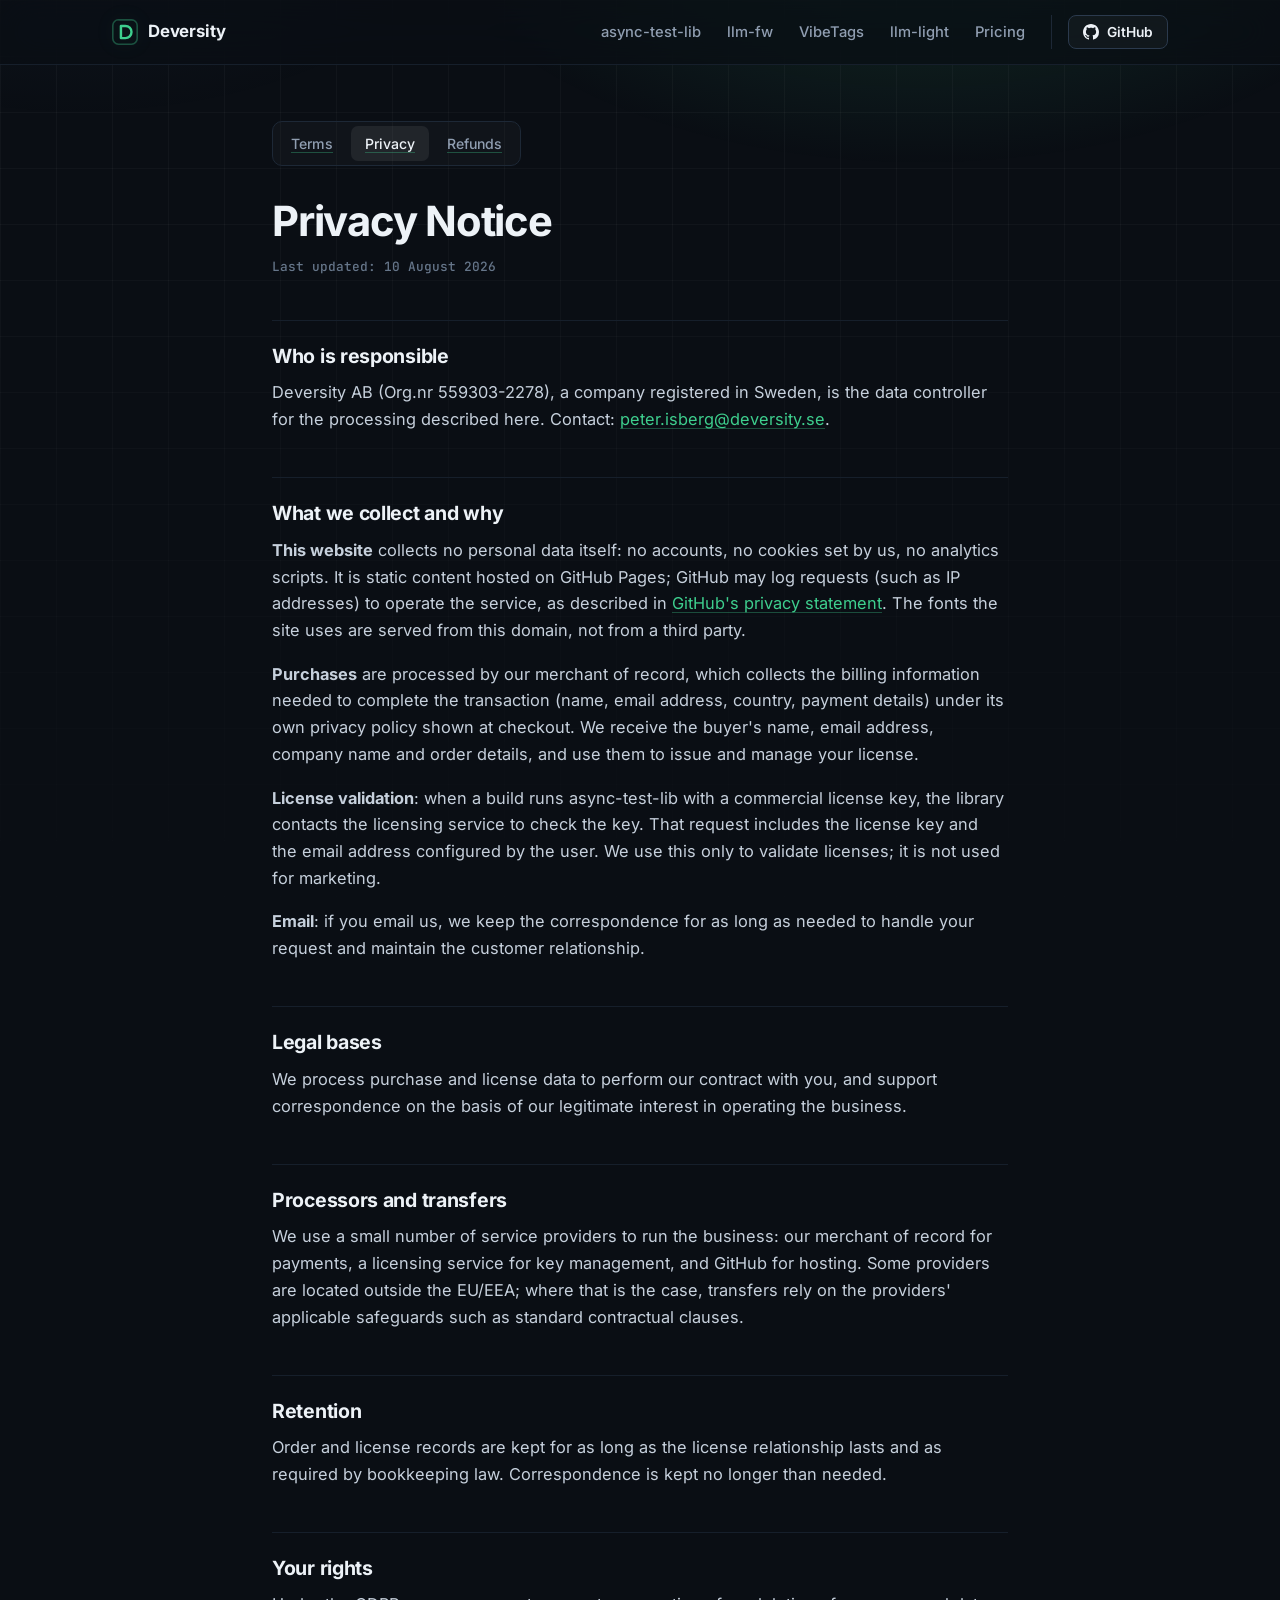
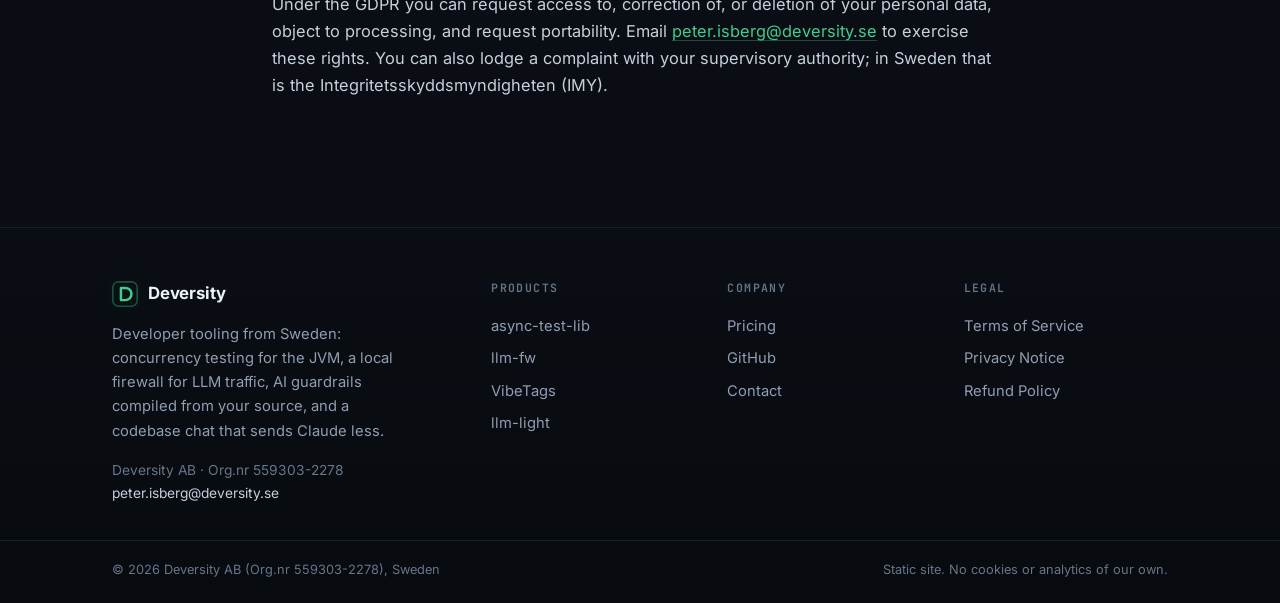
<file: privacy.html>
<!DOCTYPE html>
<html lang="en">
<head>
<meta charset="utf-8">
<meta name="viewport" content="width=device-width, initial-scale=1">
<meta name="description" content="Privacy Notice for Deversity: what data is processed for purchases, license validation, and email, and your GDPR rights.">
<meta name="theme-color" content="#0a0e14">
<link rel="canonical" href="https://deversity.se/privacy.html">
<meta property="og:type" content="website">
<meta property="og:url" content="https://deversity.se/privacy.html">
<meta property="og:title" content="Privacy Notice - Deversity">
<meta property="og:description" content="Privacy Notice for Deversity: what data is processed for purchases, license validation, and email, and your GDPR rights.">
<meta name="twitter:card" content="summary_large_image">
<meta property="og:site_name" content="Deversity">
<meta property="og:image" content="https://deversity.se/assets/og/og-deversity.png">
<meta property="og:image:width" content="1200">
<meta property="og:image:height" content="630">
<meta property="og:image:alt" content="Deversity: concurrency bugs, forced out of hiding">
<meta name="twitter:image" content="https://deversity.se/assets/og/og-deversity.png">
<title>Privacy Notice - Deversity</title>
<link rel="icon" type="image/svg+xml" href="data:image/svg+xml,%3Csvg xmlns='http://www.w3.org/2000/svg' viewBox='0 0 64 64'%3E%3Crect width='64' height='64' rx='14' fill='%230a0e14'/%3E%3Cpath d='M22 17h11a15 15 0 0 1 0 30H22z' fill='none' stroke='%233ecf8e' stroke-width='6' stroke-linejoin='round'/%3E%3C/svg%3E">
<link rel="preload" href="/assets/fonts/Inter-latin.woff2" as="font" type="font/woff2" crossorigin>
<link rel="preload" href="/assets/fonts/JetBrainsMono-latin.woff2" as="font" type="font/woff2" crossorigin>
<link rel="stylesheet" href="/assets/site.css">
<script>document.documentElement.classList.add('js');</script>
</head>
<body>
<a class="skip-link" href="#main">Skip to content</a>
<header class="site-head">
  <nav class="nav wrap" aria-label="Main">
    <a class="brand" href="/">
      <svg class="mark" viewBox="0 0 64 64" aria-hidden="true"><rect x="2" y="2" width="60" height="60" rx="14" fill="none" stroke="currentColor" opacity="0.35" stroke-width="4"/><path d="M22 17h11a15 15 0 0 1 0 30H22z" fill="none" stroke="currentColor" stroke-width="6" stroke-linejoin="round"/></svg>
      Deversity
    </a>
    <button class="nav-toggle" type="button" aria-expanded="false" aria-controls="nav-menu" aria-label="Menu">
      <svg class="bars" width="20" height="20" viewBox="0 0 20 20" fill="none" stroke="currentColor" stroke-width="1.8" stroke-linecap="round" aria-hidden="true"><path d="M3 6h14M3 10h14M3 14h14"/></svg>
      <svg class="x" width="20" height="20" viewBox="0 0 20 20" fill="none" stroke="currentColor" stroke-width="1.8" stroke-linecap="round" aria-hidden="true"><path d="M5 5l10 10M15 5L5 15"/></svg>
    </button>
    <div class="nav-menu" id="nav-menu">
      <div class="nav-links">
        <a href="/">async-test-lib</a>
        <a href="/llmfw/">llm-fw</a>
        <a href="/vibetags/">VibeTags</a>
        <a href="/llm-light/">llm-light</a>
        <a href="/pricing.html">Pricing</a>
      </div>
      <div class="nav-actions">
        <a class="btn btn-ghost btn-sm" href="https://github.com/PIsberg">
          <svg viewBox="0 0 16 16" fill="currentColor" aria-hidden="true"><path d="M8 0C3.58 0 0 3.58 0 8c0 3.54 2.29 6.53 5.47 7.59.4.07.55-.17.55-.38 0-.19-.01-.82-.01-1.49-2.01.37-2.53-.49-2.69-.94-.09-.23-.48-.94-.82-1.13-.28-.15-.68-.52-.01-.53.63-.01 1.08.58 1.23.82.72 1.21 1.87.87 2.33.66.07-.52.28-.87.51-1.07-1.78-.2-3.64-.89-3.64-3.95 0-.87.31-1.59.82-2.15-.08-.2-.36-1.02.08-2.12 0 0 .67-.21 2.2.82.64-.18 1.32-.27 2-.27.68 0 1.36.09 2 .27 1.53-1.04 2.2-.82 2.2-.82.44 1.1.16 1.92.08 2.12.51.56.82 1.27.82 2.15 0 3.07-1.87 3.75-3.65 3.95.29.25.54.73.54 1.48 0 1.07-.01 1.93-.01 2.2 0 .21.15.46.55.38A8.01 8.01 0 0 0 16 8c0-4.42-3.58-8-8-8z"/></svg>
          GitHub
        </a>
      </div>
    </div>
  </nav>
</header>

<main class="wrap prose" id="main">
  <nav class="legal-tabs" aria-label="Legal documents">
    <a href="/terms.html">Terms</a>
    <a href="/privacy.html" aria-current="page">Privacy</a>
    <a href="/refunds.html">Refunds</a>
  </nav>
  <h1>Privacy Notice</h1>
  <p class="meta">Last updated: 10 August 2026</p>

  <h2>Who is responsible</h2>
  <p>Deversity AB (Org.nr 559303-2278), a company registered in Sweden, is the data controller
  for the processing described here. Contact: <a href="mailto:peter.isberg@deversity.se">peter.isberg@deversity.se</a>.</p>

  <h2>What we collect and why</h2>
  <p><strong>This website</strong> collects no personal data itself: no accounts, no cookies
  set by us, no analytics scripts. It is static content hosted on GitHub Pages; GitHub may log
  requests (such as IP addresses) to operate the service, as described in
  <a href="https://docs.github.com/en/site-policy/privacy-policies/github-general-privacy-statement">GitHub's
  privacy statement</a>. The fonts the site uses are served from this domain, not from a
  third party.</p>
  <p><strong>Purchases</strong> are processed by our merchant of record, which collects the
  billing information needed to complete the transaction (name, email address, country, payment
  details) under its own privacy policy shown at checkout. We receive the buyer's name, email
  address, company name and order details, and use them to issue and manage your license.</p>
  <p><strong>License validation</strong>: when a build runs async-test-lib with a commercial
  license key, the library contacts the licensing service to check the key. That request
  includes the license key and the email address configured by the user. We use this only to
  validate licenses; it is not used for marketing.</p>
  <p><strong>Email</strong>: if you email us, we keep the correspondence for as long as needed
  to handle your request and maintain the customer relationship.</p>

  <h2>Legal bases</h2>
  <p>We process purchase and license data to perform our contract with you, and support
  correspondence on the basis of our legitimate interest in operating the business.</p>

  <h2>Processors and transfers</h2>
  <p>We use a small number of service providers to run the business: our merchant of record for
  payments, a licensing service for key management, and GitHub for hosting. Some providers are
  located outside the EU/EEA; where that is the case, transfers rely on the providers'
  applicable safeguards such as standard contractual clauses.</p>

  <h2>Retention</h2>
  <p>Order and license records are kept for as long as the license relationship lasts and as
  required by bookkeeping law. Correspondence is kept no longer than needed.</p>

  <h2>Your rights</h2>
  <p>Under the GDPR you can request access to, correction of, or deletion of your personal
  data, object to processing, and request portability. Email
  <a href="mailto:peter.isberg@deversity.se">peter.isberg@deversity.se</a> to exercise these rights.
  You can also lodge a complaint with your supervisory authority; in Sweden that is the
  Integritetsskyddsmyndigheten (IMY).</p>
</main>

<footer class="site-foot">
  <div class="wrap foot-grid">
    <div class="foot-brand">
      <a class="brand" href="/">
        <svg class="mark" viewBox="0 0 64 64" aria-hidden="true"><rect x="2" y="2" width="60" height="60" rx="14" fill="none" stroke="currentColor" opacity="0.35" stroke-width="4"/><path d="M22 17h11a15 15 0 0 1 0 30H22z" fill="none" stroke="currentColor" stroke-width="6" stroke-linejoin="round"/></svg>
        Deversity
      </a>
      <p>Developer tooling from Sweden: concurrency testing for the JVM, a local firewall for LLM traffic, AI guardrails compiled from your source, and a codebase chat that sends Claude less.</p>
      <p class="foot-contact">Deversity AB &middot; Org.nr 559303-2278<br><a href="mailto:peter.isberg@deversity.se">peter.isberg@deversity.se</a></p>
    </div>
    <div class="foot-col">
      <h4>Products</h4>
      <a href="/">async-test-lib</a>
      <a href="/llmfw/">llm-fw</a>
      <a href="/vibetags/">VibeTags</a>
      <a href="/llm-light/">llm-light</a>
    </div>
    <div class="foot-col">
      <h4>Company</h4>
      <a href="/pricing.html">Pricing</a>
      <a href="https://github.com/PIsberg">GitHub</a>
      <a href="mailto:peter.isberg@deversity.se">Contact</a>
    </div>
    <div class="foot-col">
      <h4>Legal</h4>
      <a href="/terms.html">Terms of Service</a>
      <a href="/privacy.html">Privacy Notice</a>
      <a href="/refunds.html">Refund Policy</a>
    </div>
  </div>
  <div class="foot-bar">
    <div class="wrap">
      <span>&copy; 2026 Deversity AB (Org.nr 559303-2278), Sweden</span>
      <span>Static site. No cookies or analytics of our own.</span>
    </div>
  </div>
</footer>
<script src="/assets/site.js"></script>
</body>
</html>
</file>
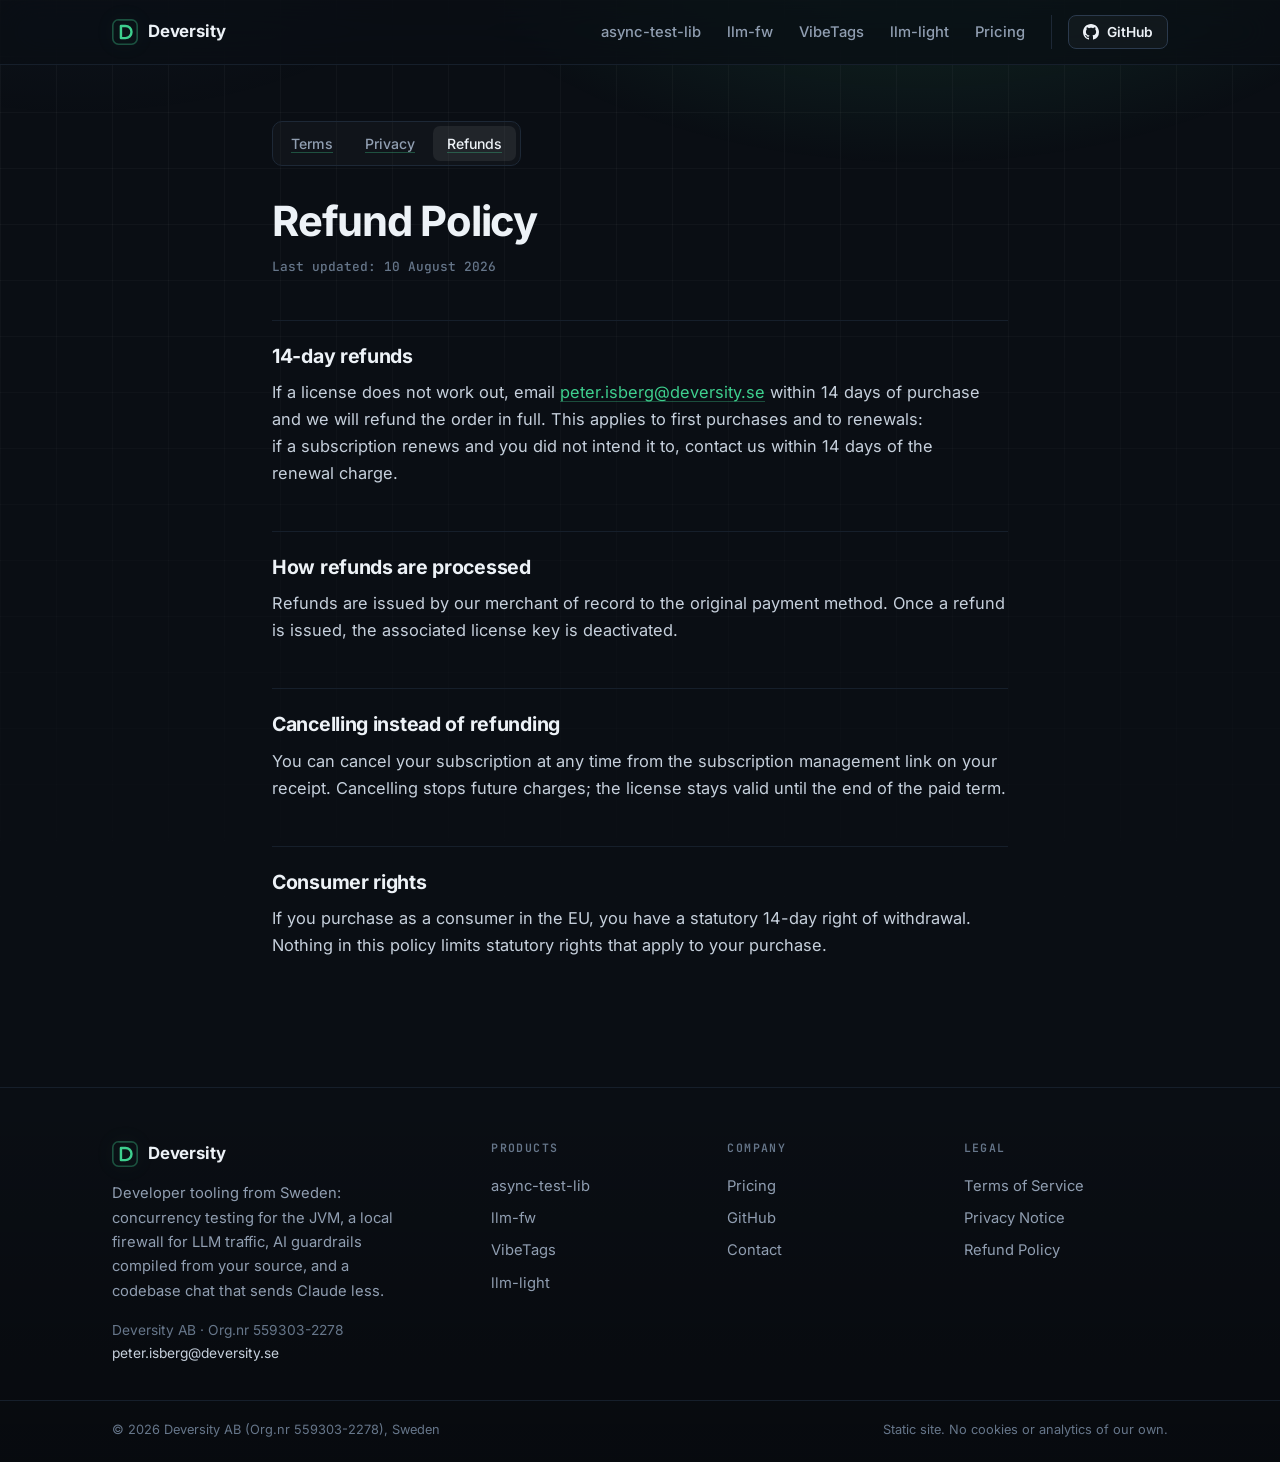
<file: refunds.html>
<!DOCTYPE html>
<html lang="en">
<head>
<meta charset="utf-8">
<meta name="viewport" content="width=device-width, initial-scale=1">
<meta name="description" content="Refund Policy for Deversity licenses: 14-day full refunds on purchases and renewals.">
<meta name="theme-color" content="#0a0e14">
<link rel="canonical" href="https://deversity.se/refunds.html">
<meta property="og:type" content="website">
<meta property="og:url" content="https://deversity.se/refunds.html">
<meta property="og:title" content="Refund Policy - Deversity">
<meta property="og:description" content="Refund Policy for Deversity licenses: 14-day full refunds on purchases and renewals.">
<meta name="twitter:card" content="summary_large_image">
<meta property="og:site_name" content="Deversity">
<meta property="og:image" content="https://deversity.se/assets/og/og-deversity.png">
<meta property="og:image:width" content="1200">
<meta property="og:image:height" content="630">
<meta property="og:image:alt" content="Deversity: concurrency bugs, forced out of hiding">
<meta name="twitter:image" content="https://deversity.se/assets/og/og-deversity.png">
<title>Refund Policy - Deversity</title>
<link rel="icon" type="image/svg+xml" href="data:image/svg+xml,%3Csvg xmlns='http://www.w3.org/2000/svg' viewBox='0 0 64 64'%3E%3Crect width='64' height='64' rx='14' fill='%230a0e14'/%3E%3Cpath d='M22 17h11a15 15 0 0 1 0 30H22z' fill='none' stroke='%233ecf8e' stroke-width='6' stroke-linejoin='round'/%3E%3C/svg%3E">
<link rel="preload" href="/assets/fonts/Inter-latin.woff2" as="font" type="font/woff2" crossorigin>
<link rel="preload" href="/assets/fonts/JetBrainsMono-latin.woff2" as="font" type="font/woff2" crossorigin>
<link rel="stylesheet" href="/assets/site.css">
<script>document.documentElement.classList.add('js');</script>
</head>
<body>
<a class="skip-link" href="#main">Skip to content</a>
<header class="site-head">
  <nav class="nav wrap" aria-label="Main">
    <a class="brand" href="/">
      <svg class="mark" viewBox="0 0 64 64" aria-hidden="true"><rect x="2" y="2" width="60" height="60" rx="14" fill="none" stroke="currentColor" opacity="0.35" stroke-width="4"/><path d="M22 17h11a15 15 0 0 1 0 30H22z" fill="none" stroke="currentColor" stroke-width="6" stroke-linejoin="round"/></svg>
      Deversity
    </a>
    <button class="nav-toggle" type="button" aria-expanded="false" aria-controls="nav-menu" aria-label="Menu">
      <svg class="bars" width="20" height="20" viewBox="0 0 20 20" fill="none" stroke="currentColor" stroke-width="1.8" stroke-linecap="round" aria-hidden="true"><path d="M3 6h14M3 10h14M3 14h14"/></svg>
      <svg class="x" width="20" height="20" viewBox="0 0 20 20" fill="none" stroke="currentColor" stroke-width="1.8" stroke-linecap="round" aria-hidden="true"><path d="M5 5l10 10M15 5L5 15"/></svg>
    </button>
    <div class="nav-menu" id="nav-menu">
      <div class="nav-links">
        <a href="/">async-test-lib</a>
        <a href="/llmfw/">llm-fw</a>
        <a href="/vibetags/">VibeTags</a>
        <a href="/llm-light/">llm-light</a>
        <a href="/pricing.html">Pricing</a>
      </div>
      <div class="nav-actions">
        <a class="btn btn-ghost btn-sm" href="https://github.com/PIsberg">
          <svg viewBox="0 0 16 16" fill="currentColor" aria-hidden="true"><path d="M8 0C3.58 0 0 3.58 0 8c0 3.54 2.29 6.53 5.47 7.59.4.07.55-.17.55-.38 0-.19-.01-.82-.01-1.49-2.01.37-2.53-.49-2.69-.94-.09-.23-.48-.94-.82-1.13-.28-.15-.68-.52-.01-.53.63-.01 1.08.58 1.23.82.72 1.21 1.87.87 2.33.66.07-.52.28-.87.51-1.07-1.78-.2-3.64-.89-3.64-3.95 0-.87.31-1.59.82-2.15-.08-.2-.36-1.02.08-2.12 0 0 .67-.21 2.2.82.64-.18 1.32-.27 2-.27.68 0 1.36.09 2 .27 1.53-1.04 2.2-.82 2.2-.82.44 1.1.16 1.92.08 2.12.51.56.82 1.27.82 2.15 0 3.07-1.87 3.75-3.65 3.95.29.25.54.73.54 1.48 0 1.07-.01 1.93-.01 2.2 0 .21.15.46.55.38A8.01 8.01 0 0 0 16 8c0-4.42-3.58-8-8-8z"/></svg>
          GitHub
        </a>
      </div>
    </div>
  </nav>
</header>

<main class="wrap prose" id="main">
  <nav class="legal-tabs" aria-label="Legal documents">
    <a href="/terms.html">Terms</a>
    <a href="/privacy.html">Privacy</a>
    <a href="/refunds.html" aria-current="page">Refunds</a>
  </nav>
  <h1>Refund Policy</h1>
  <p class="meta">Last updated: 10 August 2026</p>

  <h2>14-day refunds</h2>
  <p>If a license does not work out, email
  <a href="mailto:peter.isberg@deversity.se">peter.isberg@deversity.se</a> within 14 days of purchase
  and we will refund the order in full. This applies to first purchases and to renewals: if a
  subscription renews and you did not intend it to, contact us within 14 days of the renewal
  charge.</p>

  <h2>How refunds are processed</h2>
  <p>Refunds are issued by our merchant of record to the original payment method. Once a refund
  is issued, the associated license key is deactivated.</p>

  <h2>Cancelling instead of refunding</h2>
  <p>You can cancel your subscription at any time from the subscription management link on your
  receipt. Cancelling stops future charges; the license stays valid until the end of the paid
  term.</p>

  <h2>Consumer rights</h2>
  <p>If you purchase as a consumer in the EU, you have a statutory 14-day right of withdrawal.
  Nothing in this policy limits statutory rights that apply to your purchase.</p>
</main>

<footer class="site-foot">
  <div class="wrap foot-grid">
    <div class="foot-brand">
      <a class="brand" href="/">
        <svg class="mark" viewBox="0 0 64 64" aria-hidden="true"><rect x="2" y="2" width="60" height="60" rx="14" fill="none" stroke="currentColor" opacity="0.35" stroke-width="4"/><path d="M22 17h11a15 15 0 0 1 0 30H22z" fill="none" stroke="currentColor" stroke-width="6" stroke-linejoin="round"/></svg>
        Deversity
      </a>
      <p>Developer tooling from Sweden: concurrency testing for the JVM, a local firewall for LLM traffic, AI guardrails compiled from your source, and a codebase chat that sends Claude less.</p>
      <p class="foot-contact">Deversity AB &middot; Org.nr 559303-2278<br><a href="mailto:peter.isberg@deversity.se">peter.isberg@deversity.se</a></p>
    </div>
    <div class="foot-col">
      <h4>Products</h4>
      <a href="/">async-test-lib</a>
      <a href="/llmfw/">llm-fw</a>
      <a href="/vibetags/">VibeTags</a>
      <a href="/llm-light/">llm-light</a>
    </div>
    <div class="foot-col">
      <h4>Company</h4>
      <a href="/pricing.html">Pricing</a>
      <a href="https://github.com/PIsberg">GitHub</a>
      <a href="mailto:peter.isberg@deversity.se">Contact</a>
    </div>
    <div class="foot-col">
      <h4>Legal</h4>
      <a href="/terms.html">Terms of Service</a>
      <a href="/privacy.html">Privacy Notice</a>
      <a href="/refunds.html">Refund Policy</a>
    </div>
  </div>
  <div class="foot-bar">
    <div class="wrap">
      <span>&copy; 2026 Deversity AB (Org.nr 559303-2278), Sweden</span>
      <span>Static site. No cookies or analytics of our own.</span>
    </div>
  </div>
</footer>
<script src="/assets/site.js"></script>
</body>
</html>
</file>
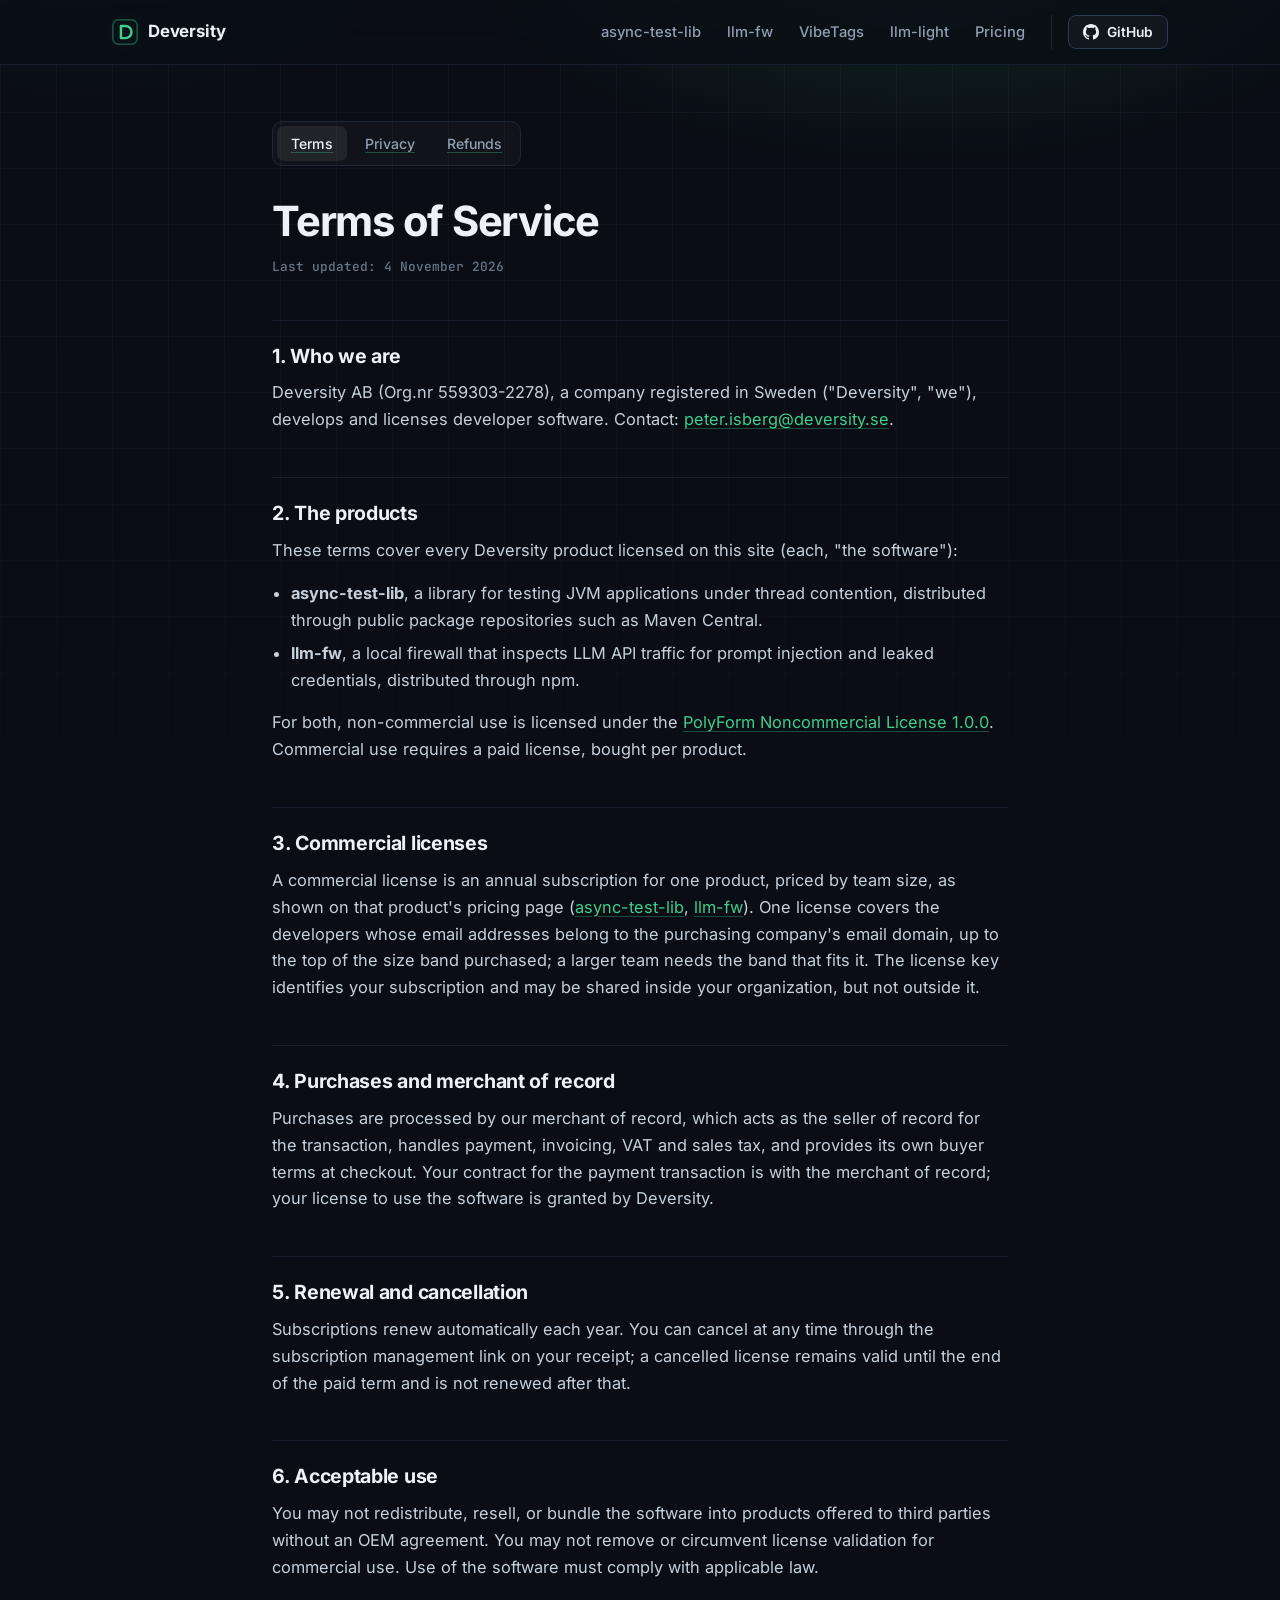
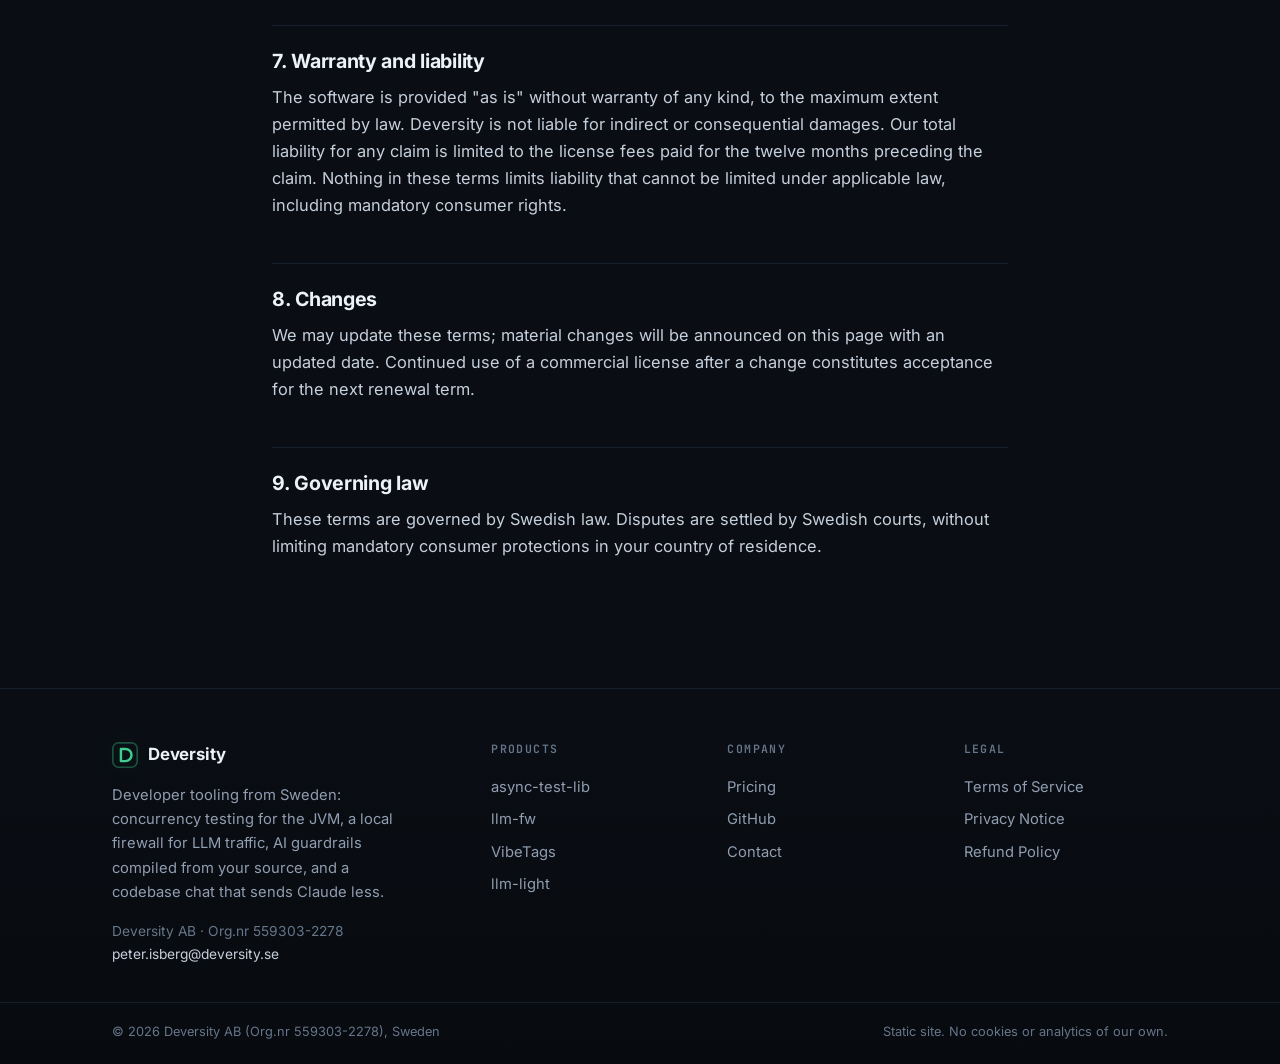
<file: terms.html>
<!DOCTYPE html>
<html lang="en">
<head>
<meta charset="utf-8">
<meta name="viewport" content="width=device-width, initial-scale=1">
<meta name="description" content="Terms of Service for Deversity commercial licenses, covering async-test-lib and llm-fw.">
<meta name="theme-color" content="#0a0e14">
<link rel="canonical" href="https://deversity.se/terms.html">
<meta property="og:type" content="website">
<meta property="og:url" content="https://deversity.se/terms.html">
<meta property="og:title" content="Terms of Service - Deversity">
<meta property="og:description" content="Terms of Service for Deversity commercial licenses, covering async-test-lib and llm-fw.">
<meta name="twitter:card" content="summary_large_image">
<meta property="og:site_name" content="Deversity">
<meta property="og:image" content="https://deversity.se/assets/og/og-deversity.png">
<meta property="og:image:width" content="1200">
<meta property="og:image:height" content="630">
<meta property="og:image:alt" content="Deversity: concurrency bugs, forced out of hiding">
<meta name="twitter:image" content="https://deversity.se/assets/og/og-deversity.png">
<title>Terms of Service - Deversity</title>
<link rel="icon" type="image/svg+xml" href="data:image/svg+xml,%3Csvg xmlns='http://www.w3.org/2000/svg' viewBox='0 0 64 64'%3E%3Crect width='64' height='64' rx='14' fill='%230a0e14'/%3E%3Cpath d='M22 17h11a15 15 0 0 1 0 30H22z' fill='none' stroke='%233ecf8e' stroke-width='6' stroke-linejoin='round'/%3E%3C/svg%3E">
<link rel="preload" href="/assets/fonts/Inter-latin.woff2" as="font" type="font/woff2" crossorigin>
<link rel="preload" href="/assets/fonts/JetBrainsMono-latin.woff2" as="font" type="font/woff2" crossorigin>
<link rel="stylesheet" href="/assets/site.css">
<script>document.documentElement.classList.add('js');</script>
</head>
<body>
<a class="skip-link" href="#main">Skip to content</a>
<header class="site-head">
  <nav class="nav wrap" aria-label="Main">
    <a class="brand" href="/">
      <svg class="mark" viewBox="0 0 64 64" aria-hidden="true"><rect x="2" y="2" width="60" height="60" rx="14" fill="none" stroke="currentColor" opacity="0.35" stroke-width="4"/><path d="M22 17h11a15 15 0 0 1 0 30H22z" fill="none" stroke="currentColor" stroke-width="6" stroke-linejoin="round"/></svg>
      Deversity
    </a>
    <button class="nav-toggle" type="button" aria-expanded="false" aria-controls="nav-menu" aria-label="Menu">
      <svg class="bars" width="20" height="20" viewBox="0 0 20 20" fill="none" stroke="currentColor" stroke-width="1.8" stroke-linecap="round" aria-hidden="true"><path d="M3 6h14M3 10h14M3 14h14"/></svg>
      <svg class="x" width="20" height="20" viewBox="0 0 20 20" fill="none" stroke="currentColor" stroke-width="1.8" stroke-linecap="round" aria-hidden="true"><path d="M5 5l10 10M15 5L5 15"/></svg>
    </button>
    <div class="nav-menu" id="nav-menu">
      <div class="nav-links">
        <a href="/">async-test-lib</a>
        <a href="/llmfw/">llm-fw</a>
        <a href="/vibetags/">VibeTags</a>
        <a href="/llm-light/">llm-light</a>
        <a href="/pricing.html">Pricing</a>
      </div>
      <div class="nav-actions">
        <a class="btn btn-ghost btn-sm" href="https://github.com/PIsberg">
          <svg viewBox="0 0 16 16" fill="currentColor" aria-hidden="true"><path d="M8 0C3.58 0 0 3.58 0 8c0 3.54 2.29 6.53 5.47 7.59.4.07.55-.17.55-.38 0-.19-.01-.82-.01-1.49-2.01.37-2.53-.49-2.69-.94-.09-.23-.48-.94-.82-1.13-.28-.15-.68-.52-.01-.53.63-.01 1.08.58 1.23.82.72 1.21 1.87.87 2.33.66.07-.52.28-.87.51-1.07-1.78-.2-3.64-.89-3.64-3.95 0-.87.31-1.59.82-2.15-.08-.2-.36-1.02.08-2.12 0 0 .67-.21 2.2.82.64-.18 1.32-.27 2-.27.68 0 1.36.09 2 .27 1.53-1.04 2.2-.82 2.2-.82.44 1.1.16 1.92.08 2.12.51.56.82 1.27.82 2.15 0 3.07-1.87 3.75-3.65 3.95.29.25.54.73.54 1.48 0 1.07-.01 1.93-.01 2.2 0 .21.15.46.55.38A8.01 8.01 0 0 0 16 8c0-4.42-3.58-8-8-8z"/></svg>
          GitHub
        </a>
      </div>
    </div>
  </nav>
</header>

<main class="wrap prose" id="main">
  <nav class="legal-tabs" aria-label="Legal documents">
    <a href="/terms.html" aria-current="page">Terms</a>
    <a href="/privacy.html">Privacy</a>
    <a href="/refunds.html">Refunds</a>
  </nav>
  <h1>Terms of Service</h1>
  <p class="meta">Last updated: 4 November 2026</p>

  <h2>1. Who we are</h2>
  <p>Deversity AB (Org.nr 559303-2278), a company registered in Sweden ("Deversity", "we"),
  develops and licenses developer software. Contact:
  <a href="mailto:peter.isberg@deversity.se">peter.isberg@deversity.se</a>.</p>

  <h2>2. The products</h2>
  <p>These terms cover every Deversity product licensed on this site (each, "the software"):</p>
  <ul>
    <li><strong>async-test-lib</strong>, a library for testing JVM applications under thread
    contention, distributed through public package repositories such as Maven Central.</li>
    <li><strong>llm-fw</strong>, a local firewall that inspects LLM API traffic for prompt
    injection and leaked credentials, distributed through npm.</li>
  </ul>
  <p>For both, non-commercial use is licensed under the
  <a href="https://polyformproject.org/licenses/noncommercial/1.0.0/">PolyForm
  Noncommercial License 1.0.0</a>. Commercial use requires a paid license, bought per
  product.</p>

  <h2>3. Commercial licenses</h2>
  <p>A commercial license is an annual subscription for one product, priced by team size, as
  shown on that product's pricing page (<a href="/pricing.html">async-test-lib</a>,
  <a href="/llmfw/#tiers">llm-fw</a>). One license covers the developers whose email
  addresses belong to the purchasing company's email domain, up to the top of the size band
  purchased; a larger team needs the band that fits it. The license key identifies your
  subscription and may be shared inside your organization, but not outside it.</p>

  <h2>4. Purchases and merchant of record</h2>
  <p>Purchases are processed by our merchant of record, which acts as the seller of record for
  the transaction, handles payment, invoicing, VAT and sales tax, and provides its own buyer
  terms at checkout. Your contract for the payment transaction is with the merchant of record;
  your license to use the software is granted by Deversity.</p>

  <h2>5. Renewal and cancellation</h2>
  <p>Subscriptions renew automatically each year. You can cancel at any time through the
  subscription management link on your receipt; a cancelled license remains valid until the end
  of the paid term and is not renewed after that.</p>

  <h2>6. Acceptable use</h2>
  <p>You may not redistribute, resell, or bundle the software into products offered to third
  parties without an OEM agreement. You may not remove or circumvent license validation for
  commercial use. Use of the software must comply with applicable law.</p>

  <h2>7. Warranty and liability</h2>
  <p>The software is provided "as is" without warranty of any kind, to the maximum extent
  permitted by law. Deversity is not liable for indirect or consequential damages. Our total
  liability for any claim is limited to the license fees paid for the twelve months preceding
  the claim. Nothing in these terms limits liability that cannot be limited under applicable
  law, including mandatory consumer rights.</p>

  <h2>8. Changes</h2>
  <p>We may update these terms; material changes will be announced on this page with an updated
  date. Continued use of a commercial license after a change constitutes acceptance for the
  next renewal term.</p>

  <h2>9. Governing law</h2>
  <p>These terms are governed by Swedish law. Disputes are settled by Swedish courts, without
  limiting mandatory consumer protections in your country of residence.</p>
</main>

<footer class="site-foot">
  <div class="wrap foot-grid">
    <div class="foot-brand">
      <a class="brand" href="/">
        <svg class="mark" viewBox="0 0 64 64" aria-hidden="true"><rect x="2" y="2" width="60" height="60" rx="14" fill="none" stroke="currentColor" opacity="0.35" stroke-width="4"/><path d="M22 17h11a15 15 0 0 1 0 30H22z" fill="none" stroke="currentColor" stroke-width="6" stroke-linejoin="round"/></svg>
        Deversity
      </a>
      <p>Developer tooling from Sweden: concurrency testing for the JVM, a local firewall for LLM traffic, AI guardrails compiled from your source, and a codebase chat that sends Claude less.</p>
      <p class="foot-contact">Deversity AB &middot; Org.nr 559303-2278<br><a href="mailto:peter.isberg@deversity.se">peter.isberg@deversity.se</a></p>
    </div>
    <div class="foot-col">
      <h4>Products</h4>
      <a href="/">async-test-lib</a>
      <a href="/llmfw/">llm-fw</a>
      <a href="/vibetags/">VibeTags</a>
      <a href="/llm-light/">llm-light</a>
    </div>
    <div class="foot-col">
      <h4>Company</h4>
      <a href="/pricing.html">Pricing</a>
      <a href="https://github.com/PIsberg">GitHub</a>
      <a href="mailto:peter.isberg@deversity.se">Contact</a>
    </div>
    <div class="foot-col">
      <h4>Legal</h4>
      <a href="/terms.html">Terms of Service</a>
      <a href="/privacy.html">Privacy Notice</a>
      <a href="/refunds.html">Refund Policy</a>
    </div>
  </div>
  <div class="foot-bar">
    <div class="wrap">
      <span>&copy; 2026 Deversity AB (Org.nr 559303-2278), Sweden</span>
      <span>Static site. No cookies or analytics of our own.</span>
    </div>
  </div>
</footer>
<script src="/assets/site.js"></script>
</body>
</html>
</file>
<file: assets/site.css>
/* Deversity design system. One stylesheet shared by every page on the site; the
   product pages (llmfw/, vibetags/) layer a short overlay on top that re-points
   --accent and adds their own components. Dark, developer-tool, no build step.

   Sections: fonts, tokens, base, header, hero, terminal, stats, sections and cards,
   product cards, tables, code blocks, FAQ, notes, prose (legal), footer, responsive,
   reduced motion. */

/* ---------- Fonts (self-hosted: no third-party request, keeps the privacy notice true) ---------- */

@font-face {
  font-family: "Inter";
  src: url("fonts/Inter-latin.woff2") format("woff2");
  font-weight: 400 800;
  font-style: normal;
  font-display: swap;
}
@font-face {
  font-family: "JetBrains Mono";
  src: url("fonts/JetBrainsMono-latin.woff2") format("woff2");
  font-weight: 400 700;
  font-style: normal;
  font-display: swap;
}

/* ---------- Tokens ---------- */

:root {
  --bg: #0a0e14;
  --bg-2: #0d121a;
  --panel: #10161f;
  --panel-2: #141c27;
  --line: #1d2836;
  --line-soft: #161f2b;
  --line-strong: #2b3a4d;
  --ink: #edf2f7;
  --ink-soft: #c6d0dc;
  --muted: #909eb1;
  --faint: #66768a;

  /* Product accent. Product pages override the three base values; everything
     derived below follows automatically. */
  --accent: #3ecf8e;
  --accent-bright: #7ce3b8;
  --accent-ink: #06130c;
  --accent-soft: color-mix(in srgb, var(--accent) 12%, transparent);
  --accent-line: color-mix(in srgb, var(--accent) 32%, transparent);
  --accent-glow: color-mix(in srgb, var(--accent) 18%, transparent);

  --amber: #f0b34e;
  --red: #ff7373;
  --blue: #7fb4e8;
  --purple: #c4a7ff;
  --cyan: #2dd4ea;

  --radius-s: 8px;
  --radius: 14px;
  --radius-l: 20px;
  --container: 1120px;
  --gutter: clamp(20px, 4vw, 32px);
  --head-h: 64px;

  --sans: "Inter", system-ui, -apple-system, "Segoe UI", Roboto, "Helvetica Neue", sans-serif;
  --mono: "JetBrains Mono", ui-monospace, "Cascadia Code", Consolas, "Liberation Mono", monospace;

  --ease: cubic-bezier(0.2, 0.7, 0.2, 1);
}

/* ---------- Base ---------- */

*, *::before, *::after { box-sizing: border-box; }

html {
  color-scheme: dark;
  scroll-behavior: smooth;
  scroll-padding-top: calc(var(--head-h) + 16px);
  -webkit-text-size-adjust: 100%;
}

body {
  position: relative;
  margin: 0;
  min-height: 100dvh;
  display: flex;
  flex-direction: column;
  font-family: var(--sans);
  font-size: 1rem;
  line-height: 1.65;
  color: var(--ink);
  background: var(--bg);
  -webkit-font-smoothing: antialiased;
  text-rendering: optimizeLegibility;
  overflow-x: clip;
}

/* Backdrop: two soft washes and a fine engineering grid that fades out below the
   hero. Painted once, absolutely positioned, so it costs nothing on scroll. */
body::before {
  content: "";
  position: absolute;
  inset: 0 0 auto 0;
  height: 980px;
  z-index: -1;
  pointer-events: none;
  background:
    radial-gradient(760px 420px at 72% -120px, var(--accent-glow), transparent 68%),
    radial-gradient(640px 380px at 6% -140px, rgba(127, 180, 232, 0.07), transparent 68%),
    linear-gradient(rgba(255, 255, 255, 0.032) 1px, transparent 1px),
    linear-gradient(90deg, rgba(255, 255, 255, 0.032) 1px, transparent 1px);
  background-size: auto, auto, 56px 56px, 56px 56px;
  -webkit-mask-image: linear-gradient(#000 0%, #000 22%, transparent 100%);
  mask-image: linear-gradient(#000 0%, #000 22%, transparent 100%);
}

main { flex: 1 0 auto; }

::selection { background: var(--accent); color: var(--accent-ink); }

a { color: var(--accent); text-decoration: none; }
a:hover { text-decoration: underline; text-underline-offset: 3px; }

:focus-visible {
  outline: 2px solid var(--accent);
  outline-offset: 3px;
  border-radius: 4px;
}

h1, h2, h3, h4 { text-wrap: balance; margin: 0; line-height: 1.15; }
p { text-wrap: pretty; margin: 0 0 1em; }
p:last-child { margin-bottom: 0; }
ul, ol { padding-left: 1.2em; }

img, svg { max-width: 100%; }

code {
  font-family: var(--mono);
  font-size: 0.88em;
  color: var(--ink);
  background: rgba(255, 255, 255, 0.055);
  border: 1px solid rgba(255, 255, 255, 0.07);
  padding: 1px 6px;
  border-radius: 6px;
}
pre code { background: none; border: 0; padding: 0; font-size: inherit; }

.wrap {
  width: 100%;
  max-width: var(--container);
  margin: 0 auto;
  padding: 0 var(--gutter);
}

main.wrap { padding-bottom: 32px; }

/* ---------- Skip link ---------- */

.skip-link {
  position: absolute;
  left: 12px;
  top: -60px;
  z-index: 100;
  padding: 9px 14px;
  font: 600 0.85rem / 1 var(--mono);
  color: var(--accent-ink);
  background: var(--accent);
  border-radius: 8px;
  text-decoration: none;
  transition: top 0.15s ease;
}
.skip-link:focus { top: 12px; }

/* ---------- Header ---------- */

.site-head {
  position: sticky;
  top: 0;
  z-index: 50;
  background: color-mix(in srgb, var(--bg) 74%, transparent);
  backdrop-filter: blur(18px) saturate(1.4);
  -webkit-backdrop-filter: blur(18px) saturate(1.4);
  border-bottom: 1px solid var(--line-soft);
}

.nav {
  position: relative;
  height: var(--head-h);
  display: flex;
  align-items: center;
  gap: 24px;
}

.brand {
  display: inline-flex;
  align-items: center;
  gap: 10px;
  font-weight: 700;
  font-size: 1.05rem;
  letter-spacing: -0.01em;
  color: var(--ink);
}
.brand:hover { text-decoration: none; }
.brand .mark {
  display: block;
  width: 26px;
  height: 26px;
  color: var(--accent);
  filter: drop-shadow(0 0 10px var(--accent-glow));
}

.nav-menu {
  display: flex;
  align-items: center;
  gap: 4px;
  margin-left: auto;
}

.nav-links { display: flex; align-items: center; gap: 2px; }
.nav-links a {
  display: inline-block;
  padding: 8px 12px;
  border-radius: 8px;
  color: var(--muted);
  font-size: 0.92rem;
  font-weight: 500;
  transition: color 0.15s ease, background 0.15s ease;
}
.nav-links a:hover { color: var(--ink); background: rgba(255, 255, 255, 0.045); text-decoration: none; }
.nav-links a[aria-current="page"] { color: var(--ink); background: rgba(255, 255, 255, 0.06); }

.nav-actions {
  display: flex;
  align-items: center;
  gap: 8px;
  margin-left: 10px;
  padding-left: 16px;
  border-left: 1px solid var(--line);
}

.nav-toggle {
  display: none;
  margin-left: auto;
  width: 40px;
  height: 40px;
  padding: 0;
  border: 1px solid var(--line);
  border-radius: 10px;
  background: rgba(255, 255, 255, 0.03);
  color: var(--ink);
  cursor: pointer;
}
.nav-toggle svg { display: block; margin: auto; }
.nav-toggle .x { display: none; }
.site-head.open .nav-toggle .x { display: block; }
.site-head.open .nav-toggle .bars { display: none; }

/* Product strip: sits under the header on product pages, not sticky. */
.subnav {
  border-bottom: 1px solid var(--line-soft);
  background: rgba(255, 255, 255, 0.015);
}
.subnav-inner {
  display: flex;
  align-items: center;
  gap: 20px;
  height: 48px;
  overflow-x: auto;
  scrollbar-width: none;
}
.subnav-inner::-webkit-scrollbar { display: none; }
.subnav-name {
  display: inline-flex;
  align-items: center;
  gap: 9px;
  font-weight: 650;
  font-size: 0.95rem;
  color: var(--ink);
  white-space: nowrap;
}
.subnav-name:hover { text-decoration: none; }
.subnav-name .glyph {
  display: grid;
  place-items: center;
  width: 24px;
  height: 24px;
  border-radius: 7px;
  font: 700 0.8rem / 1 var(--mono);
  color: var(--accent);
  background: var(--accent-soft);
  border: 1px solid var(--accent-line);
}
.subnav-links { display: flex; gap: 2px; margin-left: auto; }
.subnav-links a {
  padding: 6px 10px;
  border-radius: 7px;
  font-size: 0.86rem;
  color: var(--muted);
  white-space: nowrap;
}
.subnav-links a:hover { color: var(--ink); background: rgba(255, 255, 255, 0.045); text-decoration: none; }

/* ---------- Buttons ---------- */

.btn {
  display: inline-flex;
  align-items: center;
  justify-content: center;
  gap: 8px;
  padding: 11px 20px;
  border-radius: 10px;
  border: 1px solid transparent;
  font: 600 0.95rem / 1.2 var(--sans);
  color: var(--ink);
  cursor: pointer;
  white-space: nowrap;
  transition: transform 0.15s var(--ease), box-shadow 0.15s var(--ease), background 0.15s ease, border-color 0.15s ease, color 0.15s ease;
}
.btn:hover { text-decoration: none; }
.btn svg { width: 16px; height: 16px; flex: none; }
.btn-sm { padding: 8px 14px; font-size: 0.86rem; border-radius: 8px; }

.btn-primary {
  color: var(--accent-ink);
  background: linear-gradient(180deg, var(--accent-bright), var(--accent) 60%);
  box-shadow: inset 0 1px 0 rgba(255, 255, 255, 0.28), 0 6px 20px -6px var(--accent-glow), 0 1px 2px rgba(0, 0, 0, 0.4);
}
.btn-primary:hover {
  transform: translateY(-1px);
  box-shadow: inset 0 1px 0 rgba(255, 255, 255, 0.28), 0 12px 30px -8px color-mix(in srgb, var(--accent) 45%, transparent), 0 1px 2px rgba(0, 0, 0, 0.4);
}
.btn-primary:active { transform: translateY(0); }

.btn-ghost {
  border-color: var(--line-strong);
  background: rgba(255, 255, 255, 0.03);
}
.btn-ghost:hover { border-color: var(--faint); background: rgba(255, 255, 255, 0.06); }

.btn-quiet { color: var(--muted); border-color: transparent; }
.btn-quiet:hover { color: var(--ink); background: rgba(255, 255, 255, 0.05); }

/* ---------- Hero ---------- */

.hero {
  display: grid;
  grid-template-columns: minmax(0, 1.05fr) minmax(0, 1fr);
  gap: 56px;
  align-items: center;
  padding: 72px 0 56px;
}
.hero.single { grid-template-columns: minmax(0, 1fr); padding-bottom: 8px; }
/* min-width: 0 because a grid child defaults to min-width: auto, which lets an
   unbreakable token (a long identifier in the lede) widen the column past its
   track instead of wrapping. The terminal figure beside it carries the same
   guard. */
.hero-copy { min-width: 0; }

.eyebrow {
  display: inline-flex;
  align-items: center;
  gap: 8px;
  margin: 0 0 16px;
  font: 500 0.8rem / 1 var(--mono);
  letter-spacing: 0.02em;
  color: var(--accent);
}
.eyebrow::before { content: "//"; opacity: 0.7; }

.hero h1, .h-display {
  font-size: clamp(2.5rem, 1.8rem + 3.2vw, 4rem);
  line-height: 1.02;
  letter-spacing: -0.035em;
  font-weight: 750;
}
.hl {
  color: var(--accent);
  background: linear-gradient(95deg, var(--accent) 5%, var(--accent-bright) 55%, var(--accent) 100%);
  -webkit-background-clip: text;
  background-clip: text;
  -webkit-text-fill-color: transparent;
}

.lede {
  margin: 20px 0 0;
  max-width: 52ch;
  font-size: 1.125rem;
  line-height: 1.6;
  color: var(--muted);
}
.lede a { color: var(--ink); text-decoration: underline; text-decoration-color: var(--accent-line); text-underline-offset: 4px; }
.lede a:hover { text-decoration-color: var(--accent); }

.actions { display: flex; flex-wrap: wrap; gap: 12px; margin-top: 28px; }

.ticks {
  list-style: none;
  display: flex;
  flex-wrap: wrap;
  gap: 8px 20px;
  margin: 22px 0 0;
  padding: 0;
  font-size: 0.86rem;
  color: var(--faint);
}
.ticks li { display: inline-flex; align-items: center; gap: 7px; }
.ticks li::before {
  content: "";
  width: 14px;
  height: 14px;
  flex: none;
  border-radius: 50%;
  background: var(--accent-soft) center / 8px no-repeat
    url("data:image/svg+xml,%3Csvg xmlns='http://www.w3.org/2000/svg' viewBox='0 0 12 12'%3E%3Cpath d='M2.5 6.5l2.5 2.5 4.5-5' fill='none' stroke='%23b8c4d2' stroke-width='1.8' stroke-linecap='round' stroke-linejoin='round'/%3E%3C/svg%3E");
  border: 1px solid var(--accent-line);
}

/* ---------- Terminal card ---------- */

.term {
  position: relative;
  margin: 0;
  min-width: 0;
  background: linear-gradient(180deg, #111a26, #0d141e);
  border: 1px solid var(--line);
  border-radius: var(--radius-l);
  overflow: hidden;
  box-shadow: 0 40px 90px -30px rgba(0, 0, 0, 0.8), 0 0 0 1px rgba(255, 255, 255, 0.02) inset;
  font-family: var(--mono);
  font-size: 0.86rem;
}
.term::after {
  content: "";
  position: absolute;
  top: 0;
  left: 14%;
  right: 14%;
  height: 1px;
  background: linear-gradient(90deg, transparent, var(--accent), transparent);
  opacity: 0.6;
}
.term-bar {
  display: flex;
  align-items: center;
  gap: 7px;
  margin: 0;
  padding: 11px 16px;
  background: rgba(255, 255, 255, 0.025);
  border-bottom: 1px solid var(--line-soft);
}
.term-bar .dot { width: 10px; height: 10px; border-radius: 50%; background: #ff5f57; opacity: 0.85; }
.term-bar .dot:nth-child(2) { background: #febc2e; }
.term-bar .dot:nth-child(3) { background: #28c840; }
.term-title { margin-left: 8px; color: var(--faint); font-size: 0.78rem; }
.term-status {
  margin-left: auto;
  font-size: 0.7rem;
  letter-spacing: 0.04em;
  color: var(--red);
  background: rgba(255, 115, 115, 0.09);
  border: 1px solid rgba(255, 115, 115, 0.25);
  border-radius: 999px;
  padding: 2px 9px;
  white-space: nowrap;
}
.term-status.ok { color: var(--accent); background: var(--accent-soft); border-color: var(--accent-line); }

.term-code {
  margin: 0;
  padding: 20px 20px 18px;
  overflow-x: auto;
  line-height: 1.6;
  color: var(--ink);
}
.term-code::-webkit-scrollbar { height: 8px; }
.term-code::-webkit-scrollbar-thumb { background: var(--line); border-radius: 4px; }
.term-code .ann { color: var(--amber); }
.term-code .kw  { color: var(--blue); }
.term-code .fn  { color: var(--accent); }
.term-code .num { color: var(--purple); }
.term-code .str { color: #f5a7b8; }
.term-code .cm  { color: var(--faint); }

.term-report {
  border-top: 1px dashed var(--line);
  padding: 12px 20px 16px;
  background: rgba(0, 0, 0, 0.28);
}
.rep-line {
  display: flex;
  gap: 10px;
  align-items: baseline;
  margin: 6px 0;
  color: var(--muted);
  font-size: 0.8rem;
}
.rep-line > span:first-child { font-weight: 600; white-space: nowrap; }
.rep-line.fail > span:first-child { color: var(--red); }
.rep-line.ok > span:first-child { color: var(--accent); }
.rep-line.dim > span:first-child { color: var(--faint); }
.rep-line code { font-size: 0.95em; padding: 0 5px; }

/* ---------- Stats strip ---------- */

.stats {
  display: grid;
  grid-template-columns: repeat(var(--cols, 3), 1fr);
  gap: 0;
  margin: 8px 0 0;
  border: 1px solid var(--line);
  border-radius: var(--radius);
  background: linear-gradient(180deg, rgba(255, 255, 255, 0.03), rgba(255, 255, 255, 0.012));
  overflow: hidden;
}
.stats > div {
  padding: 22px 20px;
  text-align: center;
}
.stats > div + div { border-left: 1px solid var(--line-soft); }
.stats strong {
  display: block;
  font: 600 1.75rem / 1.1 var(--mono);
  letter-spacing: -0.02em;
  color: var(--accent);
}
.stats span { display: block; margin-top: 6px; color: var(--muted); font-size: 0.86rem; line-height: 1.45; }
.stats small { display: block; margin-top: 2px; color: var(--faint); font-size: 0.76rem; }

/* ---------- Sections ---------- */

.section { padding-top: 80px; }
.section-head { max-width: 640px; margin-bottom: 30px; }
.section-head.center { margin-left: auto; margin-right: auto; text-align: center; }
.section-head .eyebrow { margin-bottom: 12px; }
.section-head h2 {
  font-size: clamp(1.65rem, 1.3rem + 1.4vw, 2.25rem);
  letter-spacing: -0.025em;
  font-weight: 700;
}
.section-head p { margin: 12px 0 0; color: var(--muted); font-size: 1.06rem; }
.section-head p a { text-decoration: underline; text-underline-offset: 3px; }

h3 { font-size: 1.05rem; font-weight: 620; letter-spacing: -0.01em; }

.sub { color: var(--muted); }

.punch {
  margin: 30px 0 0;
  max-width: 46rem;
  padding: 4px 0 4px 20px;
  border-left: 3px solid var(--accent);
  font-size: 1.1rem;
  color: var(--ink-soft);
}

/* ---------- Cards ---------- */

.grid {
  display: grid;
  grid-template-columns: repeat(auto-fit, minmax(230px, 1fr));
  gap: 16px;
}
.grid.two { grid-template-columns: repeat(auto-fit, minmax(300px, 1fr)); }
.grid.three { grid-template-columns: repeat(3, minmax(0, 1fr)); }

.card {
  position: relative;
  display: flex;
  flex-direction: column;
  min-width: 0;
  padding: 22px 22px 24px;
  background: linear-gradient(180deg, rgba(255, 255, 255, 0.035), rgba(255, 255, 255, 0.014) 70%);
  border: 1px solid var(--line);
  border-radius: var(--radius);
  transition: transform 0.2s var(--ease), border-color 0.2s ease, box-shadow 0.2s var(--ease);
}
.card::before {
  content: "";
  position: absolute;
  inset: 0 0 auto 0;
  height: 1px;
  background: linear-gradient(90deg, transparent, rgba(255, 255, 255, 0.12), transparent);
  pointer-events: none;
}
.grid .card:hover {
  transform: translateY(-3px);
  border-color: var(--line-strong);
  box-shadow: 0 24px 50px -24px rgba(0, 0, 0, 0.7);
}
.card h3 { margin: 0 0 8px; }
.card p { color: var(--muted); font-size: 0.94rem; }
.card > .btn { align-self: flex-start; margin-top: 18px; }

.card-top {
  display: flex;
  align-items: center;
  justify-content: space-between;
  margin-bottom: 16px;
}
.ico {
  width: 40px;
  height: 40px;
  display: grid;
  place-items: center;
  border-radius: 11px;
  color: var(--cat, var(--accent));
  background: var(--cat-soft, var(--accent-soft));
  border: 1px solid var(--cat-line, var(--accent-line));
}
.ico svg { display: block; width: 20px; height: 20px; }

.tag {
  display: inline-block;
  font: 500 0.7rem / 1.4 var(--mono);
  letter-spacing: 0.08em;
  color: var(--cat, var(--accent));
  background: var(--cat-soft, var(--accent-soft));
  border: 1px solid var(--cat-line, var(--accent-line));
  border-radius: 6px;
  padding: 2px 8px;
}
.card > .tag { align-self: flex-start; margin-bottom: 14px; }

/* Category colours: race/red, deadlock/amber, signal/blue, publication/purple */
.cat-race   { --cat: var(--red);    --cat-soft: rgba(255, 115, 115, 0.10); --cat-line: rgba(255, 115, 115, 0.28); }
.cat-lock   { --cat: var(--amber);  --cat-soft: rgba(240, 179, 78, 0.10);  --cat-line: rgba(240, 179, 78, 0.28); }
.cat-signal { --cat: var(--blue);   --cat-soft: rgba(127, 180, 232, 0.10); --cat-line: rgba(127, 180, 232, 0.28); }
.cat-pub    { --cat: var(--purple); --cat-soft: rgba(196, 167, 255, 0.10); --cat-line: rgba(196, 167, 255, 0.28); }
.grid .card[class*="cat-"]:hover { border-color: var(--cat-line); }

/* Numbered steps */
.steps .num {
  display: flex;
  align-items: center;
  gap: 12px;
  margin-bottom: 14px;
  font: 600 0.82rem / 1 var(--mono);
  color: var(--accent);
}
.steps .num::after {
  content: "";
  flex: 1;
  height: 1px;
  background: linear-gradient(90deg, var(--line-strong), transparent);
}

/* Feature bullets */
.checks { list-style: none; margin: 0; padding: 0; display: grid; gap: 10px; }
.checks li { position: relative; padding-left: 26px; color: var(--ink-soft); font-size: 0.95rem; }
.checks li::before {
  content: "";
  position: absolute;
  left: 0;
  top: 0.35em;
  width: 15px;
  height: 15px;
  border-radius: 50%;
  border: 1px solid var(--accent-line);
  background: var(--accent-soft) center / 9px no-repeat
    url("data:image/svg+xml,%3Csvg xmlns='http://www.w3.org/2000/svg' viewBox='0 0 12 12'%3E%3Cpath d='M2.5 6.5l2.5 2.5 4.5-5' fill='none' stroke='%23b8c4d2' stroke-width='1.8' stroke-linecap='round' stroke-linejoin='round'/%3E%3C/svg%3E");
}

/* Badge pill (licence, status) */
.badge {
  display: inline-flex;
  align-items: center;
  gap: 6px;
  padding: 3px 10px;
  border-radius: 999px;
  font: 500 0.74rem / 1.5 var(--mono);
  letter-spacing: 0.02em;
  color: var(--muted);
  border: 1px solid var(--line);
  background: rgba(255, 255, 255, 0.03);
}
.badge.accent { color: var(--accent); border-color: var(--accent-line); background: var(--accent-soft); }

/* ---------- Product cards (homepage family) ---------- */

/* Two columns, not three: four products in a row of three leaves one card
   alone on the second row. */
.products { grid-template-columns: repeat(2, minmax(0, 1fr)); }
.product { padding: 24px; }
.product.p-atl      { --accent: #3ecf8e; --accent-bright: #7ce3b8; --accent-ink: #06130c; }
.product.p-llmfw    { --accent: #2dd4ea; --accent-bright: #7ee8f5; --accent-ink: #04151a; }
.product.p-vibetags { --accent: #a78bfa; --accent-bright: #c4b5fd; --accent-ink: #130b2a; }
.product.p-llm-light { --accent: #f0b34e; --accent-bright: #f7cf86; --accent-ink: #1a1204; }
.product .p-head { display: flex; align-items: center; gap: 12px; margin-bottom: 14px; }
.product .p-mark {
  display: grid;
  place-items: center;
  width: 40px;
  height: 40px;
  border-radius: 11px;
  font: 700 0.95rem / 1 var(--mono);
  color: var(--accent);
  background: var(--accent-soft);
  border: 1px solid var(--accent-line);
}
.product .p-mark svg { width: 20px; height: 20px; }
.product h3 { margin: 0; font-size: 1.12rem; }
.product .p-kind { display: block; margin-top: 2px; font: 500 0.74rem / 1.3 var(--mono); color: var(--faint); }
.product p { margin-bottom: 14px; }
.product .p-foot {
  display: flex;
  align-items: center;
  justify-content: space-between;
  gap: 12px;
  margin-top: auto;
  padding-top: 16px;
  border-top: 1px solid var(--line-soft);
}
.product .p-link { display: inline-flex; align-items: center; gap: 6px; font-weight: 600; font-size: 0.92rem; }
.product .p-link svg { width: 15px; height: 15px; transition: transform 0.15s var(--ease); }
.product .p-link:hover { text-decoration: none; }
.product .p-link:hover svg { transform: translateX(3px); }

/* ---------- Licensing / plan cards ---------- */

.plan .price-line {
  margin: 4px 0 12px;
  font: 600 1.6rem / 1.1 var(--sans);
  letter-spacing: -0.02em;
  color: var(--ink);
}
.plan .price-line small { font: 500 0.82rem / 1 var(--mono); color: var(--faint); margin-left: 6px; letter-spacing: 0; }
.plan.hot {
  border-color: var(--accent-line);
  background: linear-gradient(180deg, var(--accent-soft), rgba(255, 255, 255, 0.02) 55%);
  box-shadow: 0 0 0 1px var(--accent-soft), 0 30px 70px -30px rgba(0, 0, 0, 0.8);
}
.plan.hot::before { background: linear-gradient(90deg, transparent, var(--accent), transparent); opacity: 0.7; }
.plan .checks { margin: 8px 0 4px; }

/* ---------- Tables (pricing tiers) ---------- */

.table-wrap {
  overflow-x: auto;
  margin: 24px 0;
  border: 1px solid var(--line);
  border-radius: var(--radius);
  background: linear-gradient(180deg, rgba(255, 255, 255, 0.03), rgba(255, 255, 255, 0.012));
}
.table-wrap table { margin: 0; border: 0; background: none; border-radius: 0; }

table {
  border-collapse: collapse;
  width: 100%;
  margin: 22px 0;
}
th, td {
  text-align: left;
  padding: 15px 20px;
  border-bottom: 1px solid var(--line-soft);
  vertical-align: middle;
}
thead th {
  font: 600 0.72rem / 1.4 var(--mono);
  text-transform: uppercase;
  letter-spacing: 0.1em;
  color: var(--faint);
  background: rgba(255, 255, 255, 0.025);
  padding: 12px 20px;
}
tbody th { font-weight: 600; color: var(--ink); }
td:first-child, tbody th { font-weight: 600; }
tbody tr:last-child td, tbody tr:last-child th { border-bottom: none; }
tbody tr:hover { background: rgba(255, 255, 255, 0.025); }
td.price { font-family: var(--mono); color: var(--accent); font-weight: 600; white-space: nowrap; }

.buy-col { width: 1%; white-space: nowrap; text-align: right; }
.buy {
  display: inline-block;
  font: 600 0.86rem / 1.2 var(--sans);
  color: var(--accent);
  background: var(--accent-soft);
  border: 1px solid var(--accent-line);
  border-radius: 8px;
  padding: 8px 18px;
  cursor: pointer;
  transition: background 0.15s ease, color 0.15s ease, box-shadow 0.15s ease, border-color 0.15s ease;
}
.buy:hover, .buy:focus-visible {
  background: var(--accent);
  border-color: var(--accent);
  color: var(--accent-ink);
  box-shadow: 0 6px 18px -6px var(--accent-glow);
  text-decoration: none;
}

/* ---------- Code blocks ---------- */

.codeblock {
  position: relative;
  margin: 0;
  min-width: 0;
  background: #0b1018;
  border: 1px solid var(--line);
  border-radius: var(--radius);
  overflow: hidden;
}
.codeblock-bar {
  display: flex;
  align-items: center;
  justify-content: space-between;
  gap: 12px;
  padding: 8px 10px 8px 16px;
  border-bottom: 1px solid var(--line-soft);
  background: rgba(255, 255, 255, 0.025);
  font: 600 0.7rem / 1 var(--mono);
  letter-spacing: 0.08em;
  color: var(--faint);
  text-transform: uppercase;
}
.codeblock pre {
  margin: 0;
  padding: 16px 18px;
  overflow-x: auto;
  font: 0.82rem / 1.6 var(--mono);
  color: var(--ink);
}
.codeblock .cm { color: var(--faint); }
.copy {
  font: 600 0.72rem / 1 var(--mono);
  letter-spacing: 0.02em;
  text-transform: none;
  color: var(--muted);
  background: rgba(255, 255, 255, 0.05);
  border: 1px solid var(--line);
  border-radius: 6px;
  padding: 5px 10px;
  cursor: pointer;
  transition: color 0.15s ease, border-color 0.15s ease;
}
.copy:hover { color: var(--ink); border-color: var(--line-strong); }
.copy[data-state="done"] { color: var(--accent); border-color: var(--accent-line); }
.copy[data-state="fail"] { color: var(--red); border-color: rgba(255, 115, 115, 0.4); }

/* ---------- FAQ ---------- */

.faq { max-width: 760px; display: grid; gap: 10px; }
.faq details {
  border: 1px solid var(--line);
  border-radius: 12px;
  background: linear-gradient(180deg, rgba(255, 255, 255, 0.03), rgba(255, 255, 255, 0.012));
  padding: 0 20px;
  transition: border-color 0.15s ease;
}
.faq details[open] { border-color: var(--line-strong); }
.faq summary {
  list-style: none;
  cursor: pointer;
  display: flex;
  align-items: center;
  gap: 14px;
  padding: 16px 0;
  font-weight: 600;
  color: var(--ink);
}
.faq summary::-webkit-details-marker { display: none; }
.faq summary::before {
  content: "+";
  flex: none;
  width: 22px;
  height: 22px;
  display: grid;
  place-items: center;
  border-radius: 6px;
  font: 500 1rem / 1 var(--mono);
  color: var(--accent);
  background: var(--accent-soft);
  border: 1px solid var(--accent-line);
}
.faq details[open] summary::before { content: "\2212"; }
.faq details p { padding: 0 0 18px 36px; color: var(--muted); font-size: 0.95rem; }
.faq details p a { text-decoration: underline; text-underline-offset: 3px; }

/* ---------- Notes ---------- */

.note {
  margin: 20px 0 0;
  padding: 16px 20px;
  border: 1px solid var(--line);
  border-left: 3px solid var(--accent);
  border-radius: 12px;
  background: rgba(255, 255, 255, 0.025);
  color: var(--muted);
  font-size: 0.94rem;
}
.note strong { color: var(--ink); }
.note.warn { border-left-color: var(--amber); }

/* ---------- CTA band ---------- */

.cta-band {
  position: relative;
  margin-top: 96px;
  padding: 56px 32px;
  text-align: center;
  border: 1px solid var(--line);
  border-radius: var(--radius-l);
  background:
    radial-gradient(600px 240px at 50% -60px, var(--accent-glow), transparent 70%),
    linear-gradient(180deg, rgba(255, 255, 255, 0.03), rgba(255, 255, 255, 0.01));
  overflow: hidden;
}
.cta-band::before {
  content: "";
  position: absolute;
  inset: 0 20% auto 20%;
  height: 1px;
  background: linear-gradient(90deg, transparent, var(--accent), transparent);
}
.cta-band h2 { font-size: clamp(1.6rem, 1.3rem + 1.4vw, 2.2rem); letter-spacing: -0.025em; }
.cta-band p { margin: 12px auto 0; max-width: 52ch; color: var(--muted); }
.cta-band .actions { justify-content: center; }

/* ---------- Prose (legal pages) ---------- */

main.prose { max-width: 800px; padding-top: 56px; }
.legal-tabs {
  display: inline-flex;
  gap: 4px;
  margin-bottom: 32px;
  padding: 4px;
  border: 1px solid var(--line);
  border-radius: 10px;
  background: rgba(255, 255, 255, 0.025);
}
.legal-tabs a {
  padding: 6px 14px;
  border-radius: 7px;
  font-size: 0.88rem;
  font-weight: 500;
  color: var(--muted);
}
.legal-tabs a:hover { color: var(--ink); text-decoration: none; }
.legal-tabs a[aria-current="page"] { color: var(--ink); background: rgba(255, 255, 255, 0.07); }

.prose h1 { font-size: clamp(2rem, 1.6rem + 1.6vw, 2.6rem); letter-spacing: -0.03em; font-weight: 720; }
.prose .meta { margin: 12px 0 0; font: 500 0.8rem / 1.4 var(--mono); color: var(--faint); }
.prose h2 {
  font-size: 1.22rem;
  letter-spacing: -0.015em;
  margin: 44px 0 12px;
  padding-top: 24px;
  border-top: 1px solid var(--line-soft);
}
.prose p, .prose li { color: var(--ink-soft); font-size: 1.02rem; }
.prose li { margin: 6px 0; }
.prose a { text-decoration: underline; text-underline-offset: 3px; text-decoration-color: var(--accent-line); }
.prose a:hover { text-decoration-color: var(--accent); }
.prose .actions { margin-top: 32px; }

/* ---------- Footer ---------- */

.site-foot {
  margin-top: 96px;
  border-top: 1px solid var(--line-soft);
  background: linear-gradient(180deg, rgba(0, 0, 0, 0), rgba(0, 0, 0, 0.28));
  color: var(--muted);
  font-size: 0.92rem;
}
.foot-grid {
  display: grid;
  grid-template-columns: 1.7fr 1fr 1fr 1fr;
  gap: 32px;
  padding-top: 52px;
  padding-bottom: 36px;
}
.foot-brand .brand { margin-bottom: 14px; }
.foot-brand p { max-width: 34ch; margin: 0; color: var(--muted); font-size: 0.92rem; }
.foot-brand .foot-contact { margin-top: 16px; font-size: 0.86rem; color: var(--faint); }
.foot-brand .foot-contact a { color: var(--ink-soft); }
.foot-col h4 {
  margin: 0 0 14px;
  font: 600 0.72rem / 1.4 var(--mono);
  letter-spacing: 0.12em;
  text-transform: uppercase;
  color: var(--faint);
}
.foot-col a {
  display: block;
  padding: 4px 0;
  color: var(--muted);
}
.foot-col a:hover { color: var(--ink); text-decoration: none; }
.foot-bar {
  border-top: 1px solid var(--line-soft);
}
.foot-bar .wrap {
  display: flex;
  flex-wrap: wrap;
  justify-content: space-between;
  gap: 8px 24px;
  padding-top: 18px;
  padding-bottom: 22px;
  font-size: 0.8rem;
  color: var(--faint);
}

/* ---------- Responsive ---------- */

@media (max-width: 980px) {
  .products, .grid.three { grid-template-columns: repeat(2, minmax(0, 1fr)); }
  .foot-grid { grid-template-columns: 1fr 1fr; }
}

@media (max-width: 860px) {
  .hero { grid-template-columns: minmax(0, 1fr); gap: 36px; padding: 44px 0 40px; }
  .section { padding-top: 64px; }
  .site-foot { margin-top: 72px; }
  .cta-band { margin-top: 72px; padding: 44px 24px; }

  /* Mobile navigation: collapse the menu behind a toggle, JS only. Without JS the
     menu stays visible and wraps, so nothing is ever unreachable. */
  .nav-toggle { display: inline-flex; }
  .js .nav-menu {
    display: none;
    position: absolute;
    top: 100%;
    left: calc(-1 * var(--gutter));
    right: calc(-1 * var(--gutter));
    flex-direction: column;
    align-items: stretch;
    gap: 6px;
    margin: 0;
    padding: 12px var(--gutter) 18px;
    background: var(--bg-2);
    border-bottom: 1px solid var(--line);
    box-shadow: 0 30px 50px -20px rgba(0, 0, 0, 0.8);
  }
  .js .site-head.open .nav-menu { display: flex; }
  .js .nav-links { flex-direction: column; align-items: stretch; }
  .js .nav-links a { padding: 11px 12px; font-size: 1rem; }
  .js .nav-actions { margin: 6px 0 0; padding: 12px 0 0; border-left: 0; border-top: 1px solid var(--line-soft); }
  .js .nav-actions .btn { width: 100%; }
  html:not(.js) .nav-menu { flex-wrap: wrap; justify-content: flex-end; }
}

@media (max-width: 640px) {
  .products, .grid.three { grid-template-columns: 1fr; }
  .stats { grid-template-columns: 1fr; }
  .stats > div + div { border-left: none; border-top: 1px solid var(--line-soft); }
  .actions .btn { flex: 1 1 auto; }
  .foot-grid { grid-template-columns: 1fr; gap: 26px; padding-top: 40px; }
  .legal-tabs { display: flex; }
  .legal-tabs a { flex: 1; text-align: center; padding-inline: 8px; }
  .faq details p { padding-left: 0; }

  /* The terminal title bar is dots + filename + a nowrap status pill. On the
     narrowest phones the filename pushes the pill past the panel edge, where
     overflow: hidden clips it. Let the filename ellipsise instead, so the
     status is always readable. */
  .term-title { overflow: hidden; text-overflow: ellipsis; white-space: nowrap; }
}

/* Below ~545px the pricing table (nowrap price and buy columns) is wider than
   its box, so the Buy column can only be reached by sideways-scrolling with no
   affordance saying so. Stack each row into a card instead, so tier, price and
   button are always in view and the button is a full-width tap target. */
@media (max-width: 600px) {
  .table-wrap { overflow-x: visible; border: 0; background: none; border-radius: 0; }
  .table-wrap table { display: block; min-width: 0; }
  .table-wrap thead { display: none; }
  .table-wrap tbody { display: block; }
  .table-wrap tbody tr {
    display: block;
    background: linear-gradient(180deg, rgba(255, 255, 255, 0.035), rgba(255, 255, 255, 0.014));
    border: 1px solid var(--line);
    border-radius: var(--radius);
    padding: 16px 18px;
  }
  .table-wrap tbody tr + tr { margin-top: 12px; }
  .table-wrap tbody tr:hover { background: rgba(255, 255, 255, 0.035); }
  .table-wrap tbody td, .table-wrap tbody th {
    display: block;
    width: auto;
    padding: 0;
    border-bottom: none;
    text-align: left;
  }
  .table-wrap tbody td.price { margin-top: 2px; font-size: 1.1rem; white-space: normal; }
  .table-wrap tbody td.buy-col { margin-top: 14px; }
  .table-wrap tbody td.buy-col .buy { display: block; width: 100%; padding: 12px 18px; text-align: center; }
}

/* ---------- Reduced motion ---------- */

@media (prefers-reduced-motion: reduce) {
  html { scroll-behavior: auto; }
  .skip-link, .card, .btn, .buy, .nav-links a, .copy, .product .p-link svg, .faq details { transition: none; }
  .grid .card:hover, .btn-primary:hover, .btn-primary:active, .product .p-link:hover svg { transform: none; }
}
</file>
<file: assets/mascot.css>
/* Heisenbug, the homepage mascot. Loaded by index.html only; the behaviour lives in mascot.js. */

.mx-root {
  --mx-color: #e0895f;                 /* warm terracotta, so it reads as a character, not a control */
  --mx-glow: rgba(224, 137, 95, 0.55);
  --mx-size: 12px;                     /* one text cell; the whole body scales from this */
  position: fixed;
  inset: 0;
  z-index: 40;                         /* below the sticky header (50), so the nav is never covered */
  pointer-events: none;                /* only the body itself is clickable */
  overflow: hidden;
  font-family: var(--mono);
}

/* ---------- Body ---------- */

.mx-body {
  position: absolute;
  left: 0;
  top: 0;
  margin: 0;
  padding: 0;
  border: 0;
  background: none;
  color: var(--mx-color);
  cursor: grab;
  pointer-events: auto;
  touch-action: none;
  user-select: none;
  -webkit-user-select: none;
  -webkit-user-drag: none;
  -webkit-tap-highlight-color: transparent;
  will-change: transform;
  line-height: 1;
}
.mx-body:active { cursor: grabbing; }
.mx-body:focus-visible {
  outline: 2px solid var(--accent);
  outline-offset: 5px;
  border-radius: 10px;
}

.mx-squash {
  display: block;
  transform-origin: 50% 100%;          /* squash from the feet, so landings look planted */
  will-change: transform;
}

.mx-glyph {
  display: block;
  margin: 0;
  font: 700 var(--mx-size) / 1 var(--mono);
  letter-spacing: 0;
  white-space: pre;
  text-shadow: 0 0 2px var(--mx-glow), 0 0 12px var(--mx-glow);
  transform-origin: 50% 50%;           /* it spins around its centre */
  will-change: transform;
}

/* ---------- Speech bubble ---------- */

.mx-bubble {
  position: absolute;
  left: 0;
  top: 0;
  max-width: min(230px, calc(100vw - 24px));
  padding: 7px 10px;
  font: 0.78rem / 1.45 var(--mono);
  color: var(--ink);
  white-space: pre-wrap;
  overflow-wrap: anywhere;
  background: rgba(15, 23, 34, 0.9);
  border: 1px solid var(--line);
  border-radius: 10px;
  box-shadow: 0 12px 32px rgba(0, 0, 0, 0.45);
  opacity: 0;
  transition: opacity 0.18s ease;
  will-change: transform;
}
.mx-bubble.on { opacity: 1; }
/* Reading beats talking: when the pointer moves over whatever the bubble is
   covering, it drops out of the way instead of making the reader wait it out. */
.mx-bubble.on.mx-yield { opacity: 0.12; }
.mx-bubble::after {                    /* tail; --mx-tail is set from JS so it keeps pointing at the body */
  content: "";
  position: absolute;
  left: var(--mx-tail, 50%);
  bottom: -6px;
  width: 10px;
  height: 10px;
  background: inherit;
  border-right: 1px solid var(--line);
  border-bottom: 1px solid var(--line);
  transform: translateX(-50%) rotate(45deg);
}
.mx-bubble.below::after {
  bottom: auto;
  top: -6px;
  transform: translateX(-50%) rotate(225deg);
}
.mx-caret {
  display: inline-block;
  width: 0.55em;
  margin-left: 1px;
  color: var(--mx-color);
  animation: mx-blink 0.9s steps(1) infinite;
}
.mx-caret[hidden] { display: none; }
@keyframes mx-blink { 50% { opacity: 0; } }

/* ---------- Dismiss ---------- */

.mx-close {
  position: absolute;
  left: 0;
  top: 0;
  width: 18px;
  height: 18px;
  margin: 0;
  padding: 0;
  border: 1px solid var(--line);
  border-radius: 999px;
  background: var(--panel-2);
  color: var(--muted);
  font: 700 11px / 16px var(--mono);
  text-align: center;
  cursor: pointer;
  pointer-events: auto;
  opacity: 0;
  visibility: hidden;                  /* not just transparent: an invisible target next to the body would dismiss on a stray click */
  transition: opacity 0.15s ease, visibility 0s linear 0.15s;
  will-change: transform;
}
.mx-root.mx-hover .mx-close,
.mx-root:focus-within .mx-close { opacity: 1; visibility: visible; transition-delay: 0s; }
.mx-close:hover { color: var(--ink); border-color: var(--faint); }

/* ---------- Motion switch ---------- */

/* Only in the page for visitors whose system asks for reduced motion; mascot.js adds it.
   Always shown and always in the same corner: while the mascot sits still it is the only
   sign that the thing can move, and once it roams it is the way back, which must not be
   a moving target or a hover-only one for someone who is bothered by motion. */
.mx-motion {
  position: absolute;
  left: 0;
  top: 0;
  width: 24px;
  height: 24px;
  margin: 0;
  padding: 0;
  border: 1px solid var(--line);
  border-radius: 999px;
  background: var(--panel-2);
  color: var(--muted);
  font: 700 11px / 22px var(--mono);
  text-align: center;
  cursor: pointer;
  pointer-events: auto;
}
.mx-motion:hover { color: var(--ink); border-color: var(--faint); }

/* ---------- Text particles ---------- */

.mx-p {
  position: absolute;
  left: 0;
  top: 0;
  font: 700 12px / 1 var(--mono);
  color: var(--mx-color);
  will-change: transform, opacity;
}

/* ---------- Bite marks ---------- */

/* Nested things wobble when the mascot bites them. An element that is itself one of
   its platforms only flickers: a transform there would move the ground under its feet. */
@keyframes mx-chomp {
  0%   { transform: none; }
  25%  { transform: translate(-1px, 1px) rotate(-7deg) scale(0.88); }
  55%  { transform: translate(1px, -1px) rotate(5deg) scale(1.07); }
  100% { transform: none; }
}
.mx-chomped {
  animation: mx-chomp 0.62s ease-out;
  transform-origin: 50% 60%;
}
@keyframes mx-nip {
  0%, 100% { opacity: 1; }
  30%      { opacity: 0.55; }
  60%      { opacity: 0.88; }
}
.mx-nipped { animation: mx-nip 0.62s ease-out; }

/* ---------- Screen readers ---------- */

.mx-live {
  position: absolute;
  width: 1px;
  height: 1px;
  overflow: hidden;
  clip: rect(0 0 0 0);
  clip-path: inset(50%);
  white-space: nowrap;
}

@media (max-width: 640px) {
  .mx-root { --mx-size: 11px; }
}

@media (prefers-reduced-motion: reduce) {
  .mx-bubble, .mx-close { transition: none; }
  .mx-caret { animation: none; }
  .mx-chomped, .mx-nipped { animation: none; }
}
</file>
<file: llm-light/style.css>
/* llm-light page. Layers on ../assets/site.css: re-points the accent to the
   product's amber and adds the one layout only this page has (the single-column
   quick start). */

:root {
  --accent: #f0b34e;
  --accent-bright: #f7cf86;
  --accent-ink: #1a1204;
}

/* ---------- Quick start ---------- */

/* One column for the same reason as the VibeTags page: the pipx and uv lines
   are 70+ characters, and a half-width column cuts them mid-URL. */
.setup-grid {
  display: grid;
  grid-template-columns: minmax(0, 1fr);
  gap: 16px;
  align-items: start;
  margin-bottom: 20px;
}
</file>
<file: llmfw/style.css>
/* llm-fw page. Layers on ../assets/site.css: re-points the accent to the product's
   cyan and adds the components only this page has (screenshot frames, the dashboard
   showcase, the provider strip, the bento grid, the setup split). */

:root {
  --accent: #2dd4ea;
  --accent-bright: #7ee8f5;
  --accent-ink: #04151a;
}

/* ---------- Screenshot frames ---------- */

.hero-visual { display: flex; justify-content: center; min-width: 0; }
.hero-visual .image-frame { max-width: 560px; }

.image-frame {
  position: relative;
  width: 100%;
  background: var(--panel);
  border: 1px solid var(--line);
  border-radius: var(--radius-l);
  overflow: hidden;
  box-shadow: 0 40px 90px -30px rgba(0, 0, 0, 0.85), 0 0 80px -30px var(--accent-glow);
}
.image-frame::after {
  content: "";
  position: absolute;
  top: 0;
  left: 14%;
  right: 14%;
  height: 1px;
  background: linear-gradient(90deg, transparent, var(--accent), transparent);
  opacity: 0.6;
}
.frame-bar {
  display: flex;
  align-items: center;
  gap: 14px;
  padding: 10px 16px;
  background: rgba(255, 255, 255, 0.025);
  border-bottom: 1px solid var(--line-soft);
}
.frame-dots { display: flex; gap: 6px; }
.frame-dots span { width: 9px; height: 9px; border-radius: 50%; background: rgba(255, 255, 255, 0.14); }
.frame-url { font: 600 0.7rem / 1 var(--mono); letter-spacing: 0.05em; color: var(--faint); }
.frame-body { position: relative; aspect-ratio: 16 / 9.6; overflow: hidden; }
.frame-body::after {
  content: "";
  position: absolute;
  inset: 0;
  box-shadow: inset 0 -28px 24px -24px rgba(0, 0, 0, 0.45);
  pointer-events: none;
}
.frame-body img {
  display: block;
  width: 100%;
  height: 100%;
  object-fit: cover;
  object-position: top center;
  filter: brightness(0.96) saturate(0.94);
  transition: opacity 0.25s ease-in-out;
}

/* ---------- Detection numbers and provider strip ---------- */

.stats-caption { margin: 12px 0 0; text-align: center; font-size: 0.8rem; color: var(--faint); }
.stats-caption a { color: var(--muted); text-decoration: underline; text-underline-offset: 2px; }
.stats-caption a:hover { color: var(--accent); }

.providers { margin-top: 56px; text-align: center; }
.providers p { max-width: 760px; margin: 0 auto 22px; font-size: 0.92rem; color: var(--muted); }
.logo-grid {
  display: flex;
  flex-wrap: wrap;
  justify-content: center;
  align-items: center;
  gap: 24px 44px;
}
.logo-svg { height: 24px; width: auto; color: rgba(255, 255, 255, 0.38); transition: color 0.15s ease; }
.logo-svg:hover { color: rgba(255, 255, 255, 0.8); }

/* ---------- Dashboard showcase ---------- */

.showcase-layout {
  display: grid;
  grid-template-columns: minmax(0, 1fr) minmax(0, 2.2fr);
  gap: 40px;
  align-items: center;
}
.showcase-tabs { display: flex; flex-direction: column; gap: 6px; }
.tab-btn {
  display: flex;
  align-items: center;
  gap: 12px;
  padding: 12px 16px;
  border: 1px solid transparent;
  border-left: 2px solid var(--line);
  border-radius: 0 10px 10px 0;
  background: transparent;
  color: var(--muted);
  font: 600 0.9rem / 1.3 var(--sans);
  text-align: left;
  cursor: pointer;
  transition: color 0.15s ease, background 0.15s ease, border-color 0.15s ease;
}
.tab-btn:hover { color: var(--ink); background: rgba(255, 255, 255, 0.03); }
.tab-btn.active {
  color: var(--accent);
  border-left-color: var(--accent);
  background: var(--accent-soft);
}
.tab-dot { width: 6px; height: 6px; border-radius: 50%; background: currentColor; opacity: 0.5; flex: none; }
.tab-btn.active .tab-dot { opacity: 1; }

.showcase-viewer { display: flex; flex-direction: column; gap: 16px; min-width: 0; }
.viewer-desc {
  margin: 0;
  padding: 12px 18px;
  border-left: 3px solid var(--accent);
  border-radius: 0 10px 10px 0;
  background: rgba(255, 255, 255, 0.025);
  color: var(--ink-soft);
  font-size: 0.9rem;
}

/* ---------- Architecture ---------- */

.arch-layout {
  display: grid;
  grid-template-columns: minmax(0, 1.1fr) minmax(0, 1fr);
  gap: 48px;
  align-items: center;
}
.arch-layout .section-head { margin-bottom: 24px; }
.arch-layout .checks li strong { color: var(--ink); }
.graphic-frame {
  justify-self: center;
  max-width: 400px;
  border: 1px solid var(--line);
  border-radius: var(--radius-l);
  overflow: hidden;
  line-height: 0;
  box-shadow: 0 30px 70px -30px rgba(0, 0, 0, 0.8);
}
.graphic-frame img { width: 100%; height: auto; display: block; }

/* ---------- Pipeline badges ---------- */

.tag.warn { --cat: var(--amber); --cat-soft: rgba(240, 179, 78, 0.10); --cat-line: rgba(240, 179, 78, 0.3); }
.steps .card > .tag { margin: -4px 0 12px; }

/* ---------- Bento ---------- */

.bento { grid-template-columns: minmax(0, 1.2fr) minmax(0, 0.8fr); }
#bento-dos { grid-row: span 2; }
.dlp-sim {
  display: flex;
  flex-wrap: wrap;
  align-items: center;
  gap: 8px;
  margin-top: 18px;
  padding: 12px 14px;
  min-width: 0;
  overflow-wrap: anywhere;
  border: 1px solid var(--line);
  border-radius: 10px;
  background: rgba(0, 0, 0, 0.3);
  font: 0.8rem / 1.5 var(--mono);
}
.dlp-label { color: var(--ink); }
.dlp-redacted {
  padding: 2px 7px;
  border-radius: 5px;
  color: var(--red);
  background: rgba(255, 115, 115, 0.12);
  font-weight: 600;
}

/* ---------- Setup ---------- */

.setup-layout {
  display: grid;
  grid-template-columns: minmax(0, 0.9fr) minmax(0, 1.1fr);
  gap: 40px;
  align-items: center;
}
.setup-layout .section-head { margin-bottom: 0; }
.setup-layout .codeblock pre { font-size: 0.92rem; padding: 20px 22px; }

/* ---------- Responsive ---------- */

@media (max-width: 980px) {
  .showcase-layout, .arch-layout, .setup-layout { grid-template-columns: minmax(0, 1fr); gap: 28px; }
  .showcase-tabs { flex-direction: row; flex-wrap: wrap; }
  .tab-btn { border-left: 0; border: 1px solid var(--line); border-radius: 999px; padding: 8px 14px; font-size: 0.84rem; }
  .tab-btn.active { border-color: var(--accent-line); }
  .graphic-frame { max-width: 340px; }
}

@media (max-width: 760px) {
  .bento { grid-template-columns: 1fr; }
  #bento-dos { grid-row: auto; }
}

@media (prefers-reduced-motion: reduce) {
  .frame-body img, .tab-btn, .logo-svg { transition: none; }
}
</file>
<file: vibetags/style.css>
/* VibeTags page. Layers on ../assets/site.css: re-points the accent to the product's
   violet and adds the components only this page has (platform pills, the customer
   logo wall, the two-column quick start). */

:root {
  --accent: #a78bfa;
  --accent-bright: #c4b5fd;
  --accent-ink: #130b2a;
}

/* ---------- Platform wall ---------- */

.logo-wall {
  list-style: none;
  display: flex;
  flex-wrap: wrap;
  gap: 8px;
  margin: 0 0 20px;
  padding: 0;
}
.logo-wall li {
  padding: 7px 14px;
  border: 1px solid var(--line);
  border-radius: 999px;
  background: rgba(255, 255, 255, 0.03);
  font: 500 0.84rem / 1.4 var(--mono);
  color: var(--ink-soft);
  transition: border-color 0.15s ease, color 0.15s ease;
}
.logo-wall li:hover { border-color: var(--accent-line); color: var(--ink); }

/* ---------- Customer logo wall ---------- */

.customer-wall {
  list-style: none;
  display: flex;
  flex-wrap: wrap;
  align-items: center;
  justify-content: center;
  gap: 20px 44px;
  margin: 8px 0 12px;
  padding: 28px 24px;
  border: 1px solid var(--line);
  border-radius: var(--radius);
  background: linear-gradient(180deg, rgba(255, 255, 255, 0.03), rgba(255, 255, 255, 0.012));
}
.customer-wall li { display: flex; align-items: center; justify-content: center; height: 34px; }
/* Logo files ship pre-flattened to a single grey (#c2cad8), not greyed by a CSS
   filter. Several of these logos are near-black or use currentColor, which a
   grayscale() filter would leave invisible against the dark background. */
.customer-wall img {
  max-height: 100%;
  max-width: 150px;
  width: auto;
  opacity: 0.6;
  transition: opacity 0.2s ease;
}
.customer-wall li:hover img { opacity: 0.95; }
.customer-note {
  max-width: 640px;
  margin: 0 auto;
  text-align: center;
  font-size: 0.8rem;
  color: var(--faint);
}

/* ---------- Quick start ---------- */

/* One column, not two. The snippets are Maven and Gradle coordinates, and the
   longest of them is 81 characters; a half-width column here is 482px of text,
   which fits exactly 60. Side by side, every build file was cut off mid-line at
   every supported width, and no font size that stays readable closes an 81/60
   gap. Full width fits 127 characters, so the coordinates stay intact and
   pasteable. */
.setup-grid {
  display: grid;
  grid-template-columns: minmax(0, 1fr);
  gap: 16px;
  align-items: start;
  margin-bottom: 20px;
}
.setup-block { display: grid; gap: 16px; min-width: 0; }

/* ---------- Responsive ---------- */

@media (max-width: 700px) {
  .customer-wall { gap: 16px 26px; padding: 22px 16px; }
  .customer-wall li { height: 26px; }
  .customer-wall img { max-width: 110px; }
}
@media (prefers-reduced-motion: reduce) {
  .customer-wall img, .logo-wall li { transition: none; }
}
</file>
